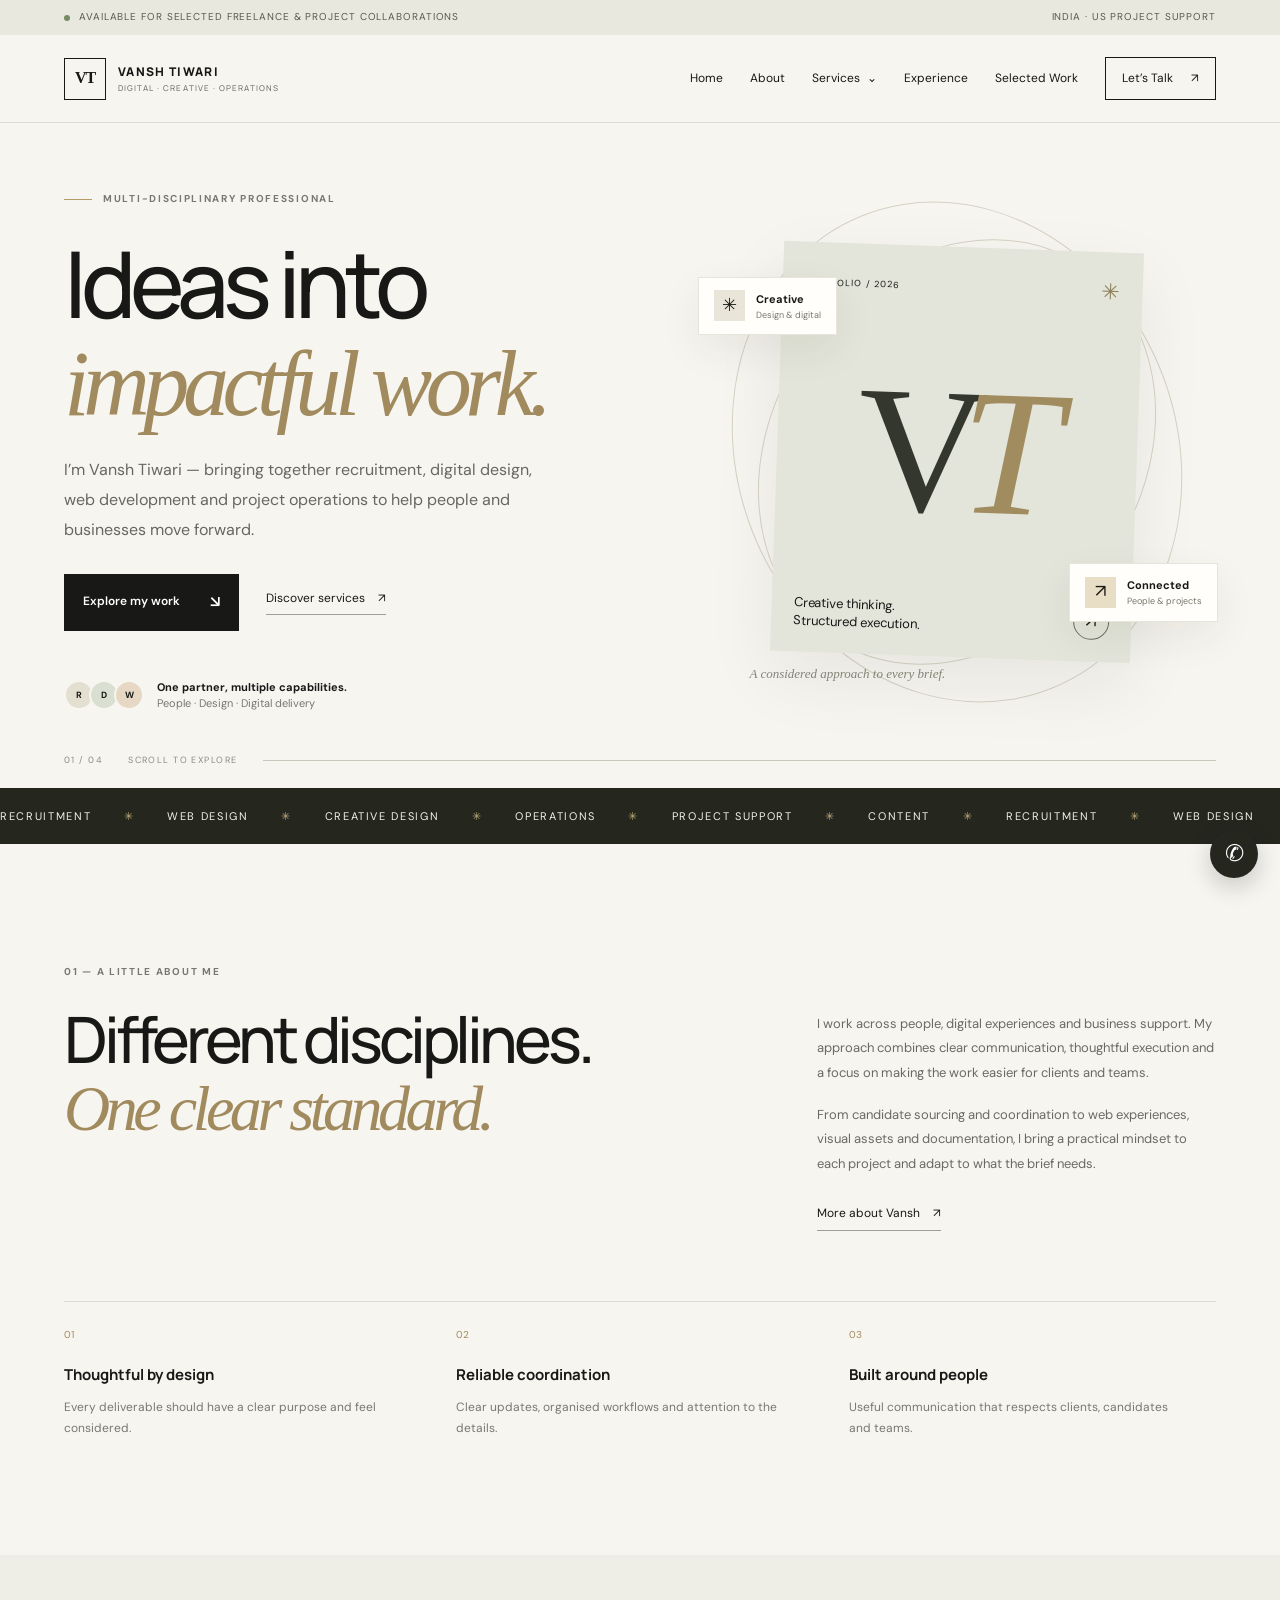
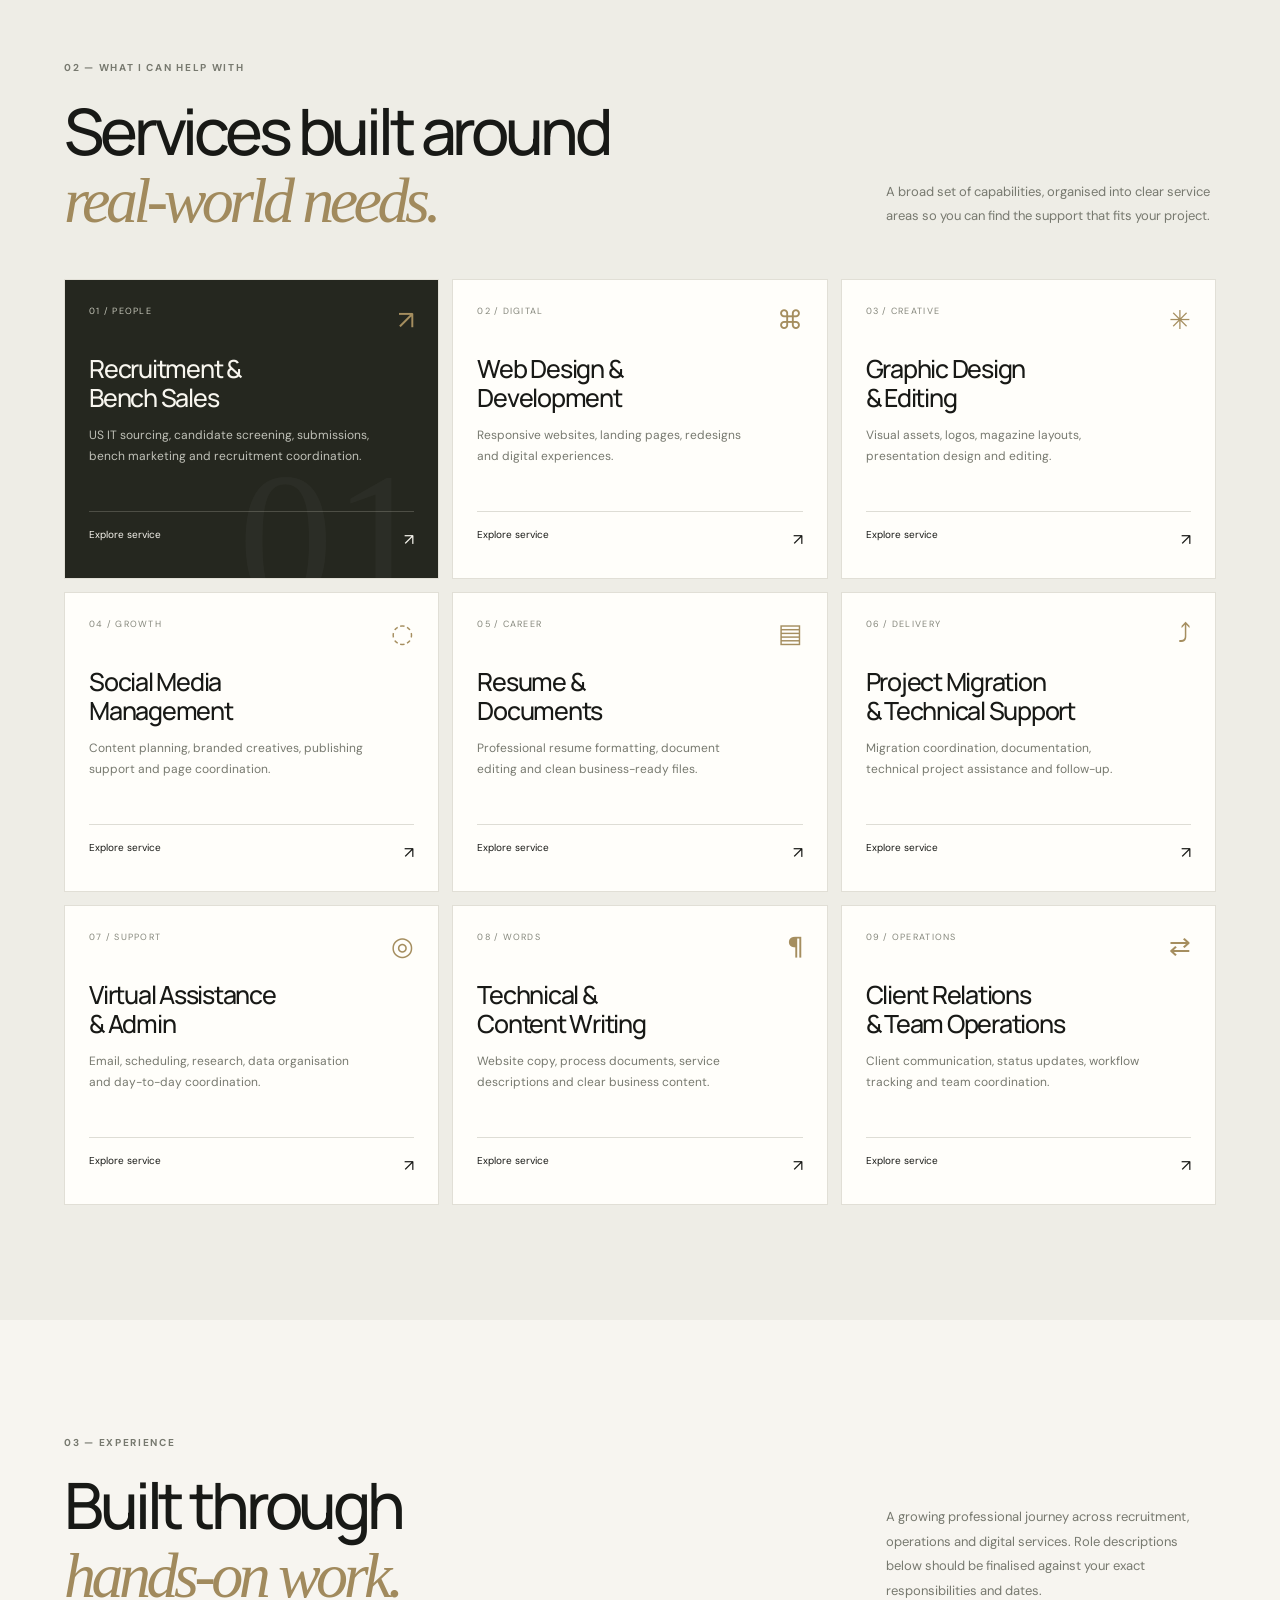
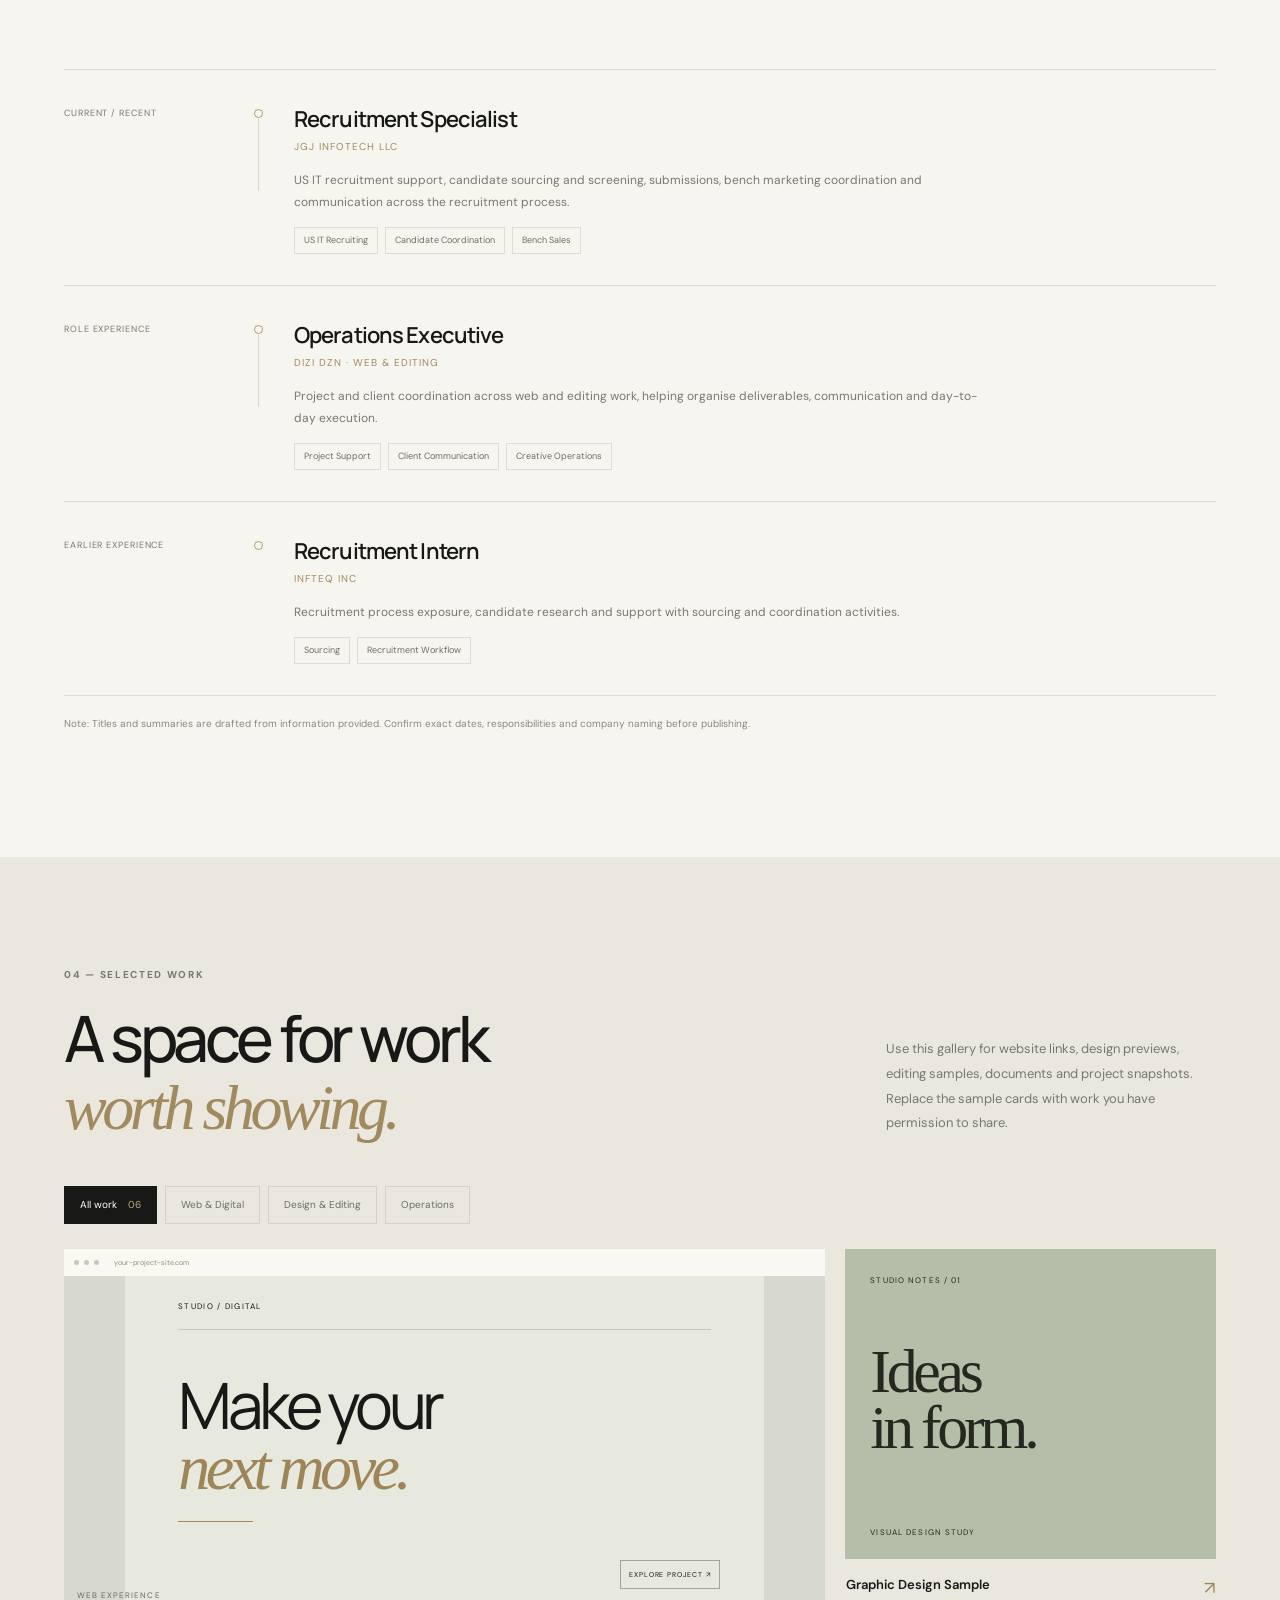
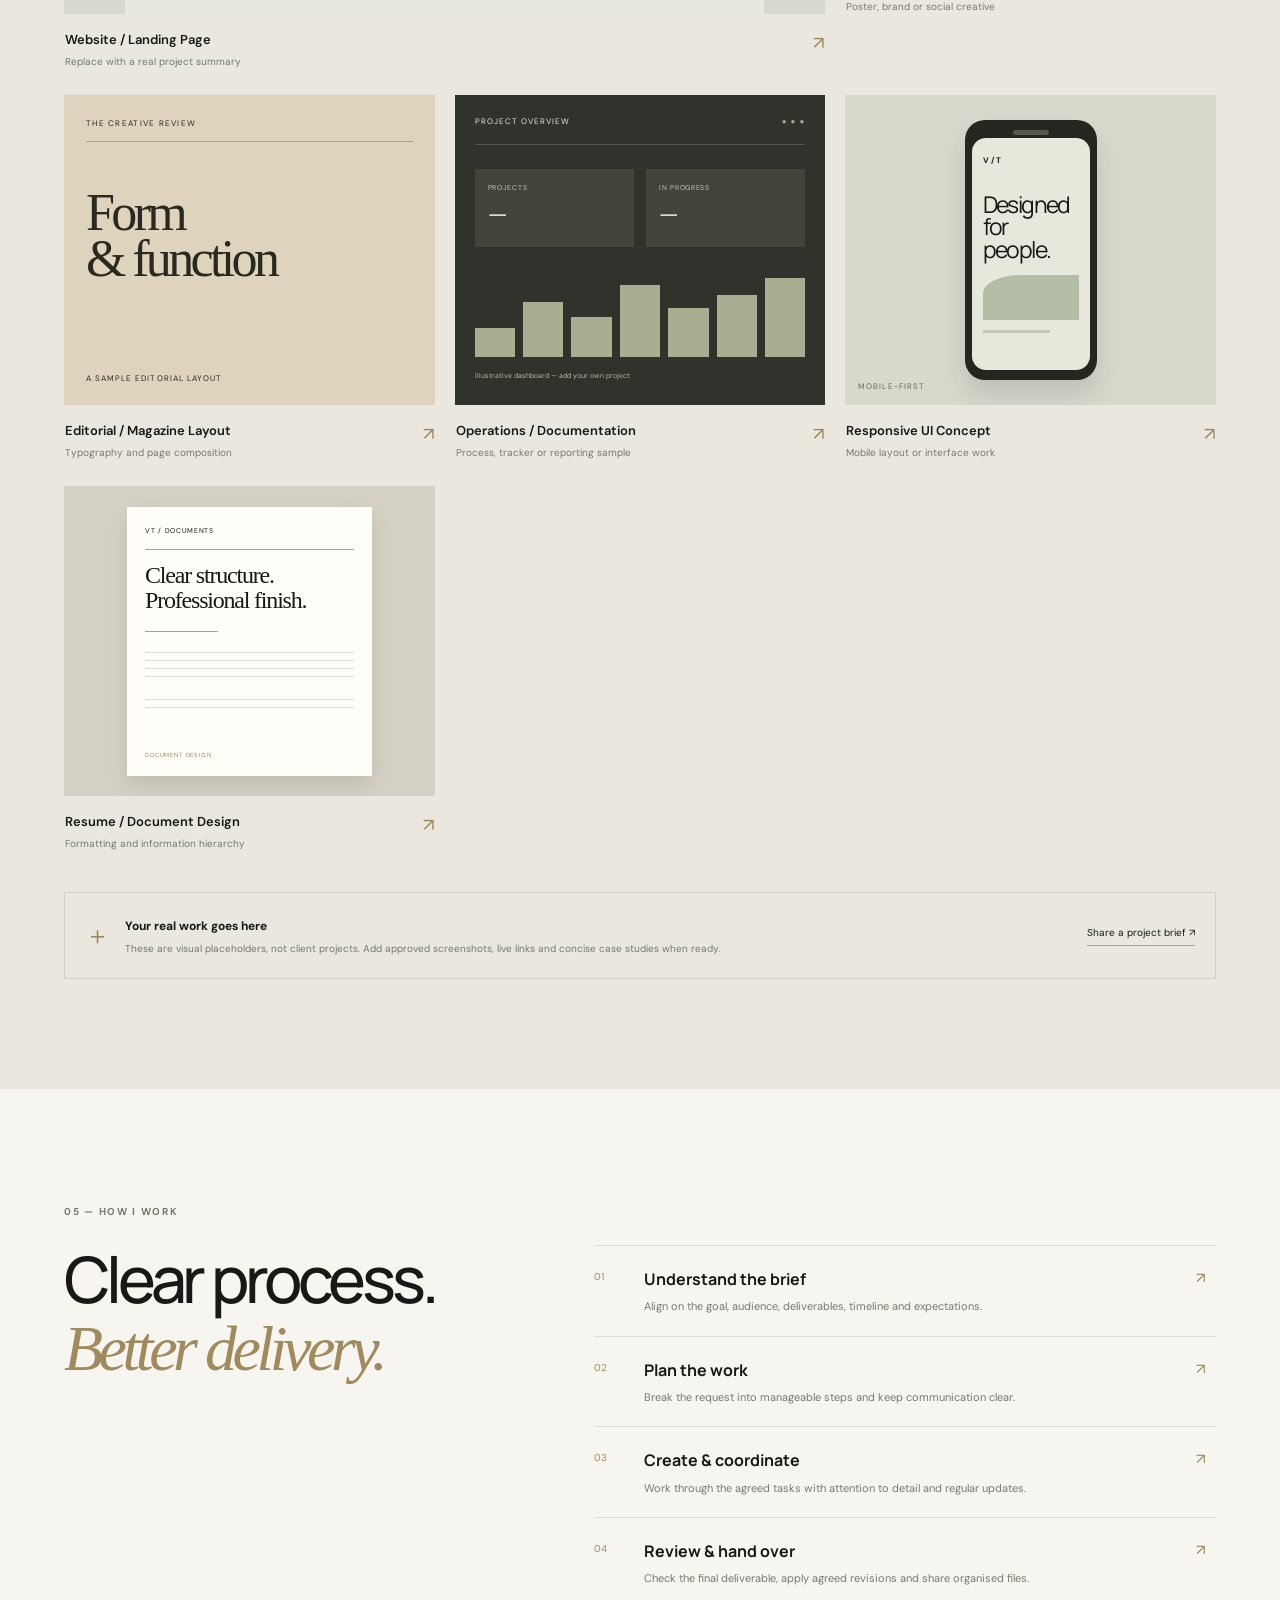
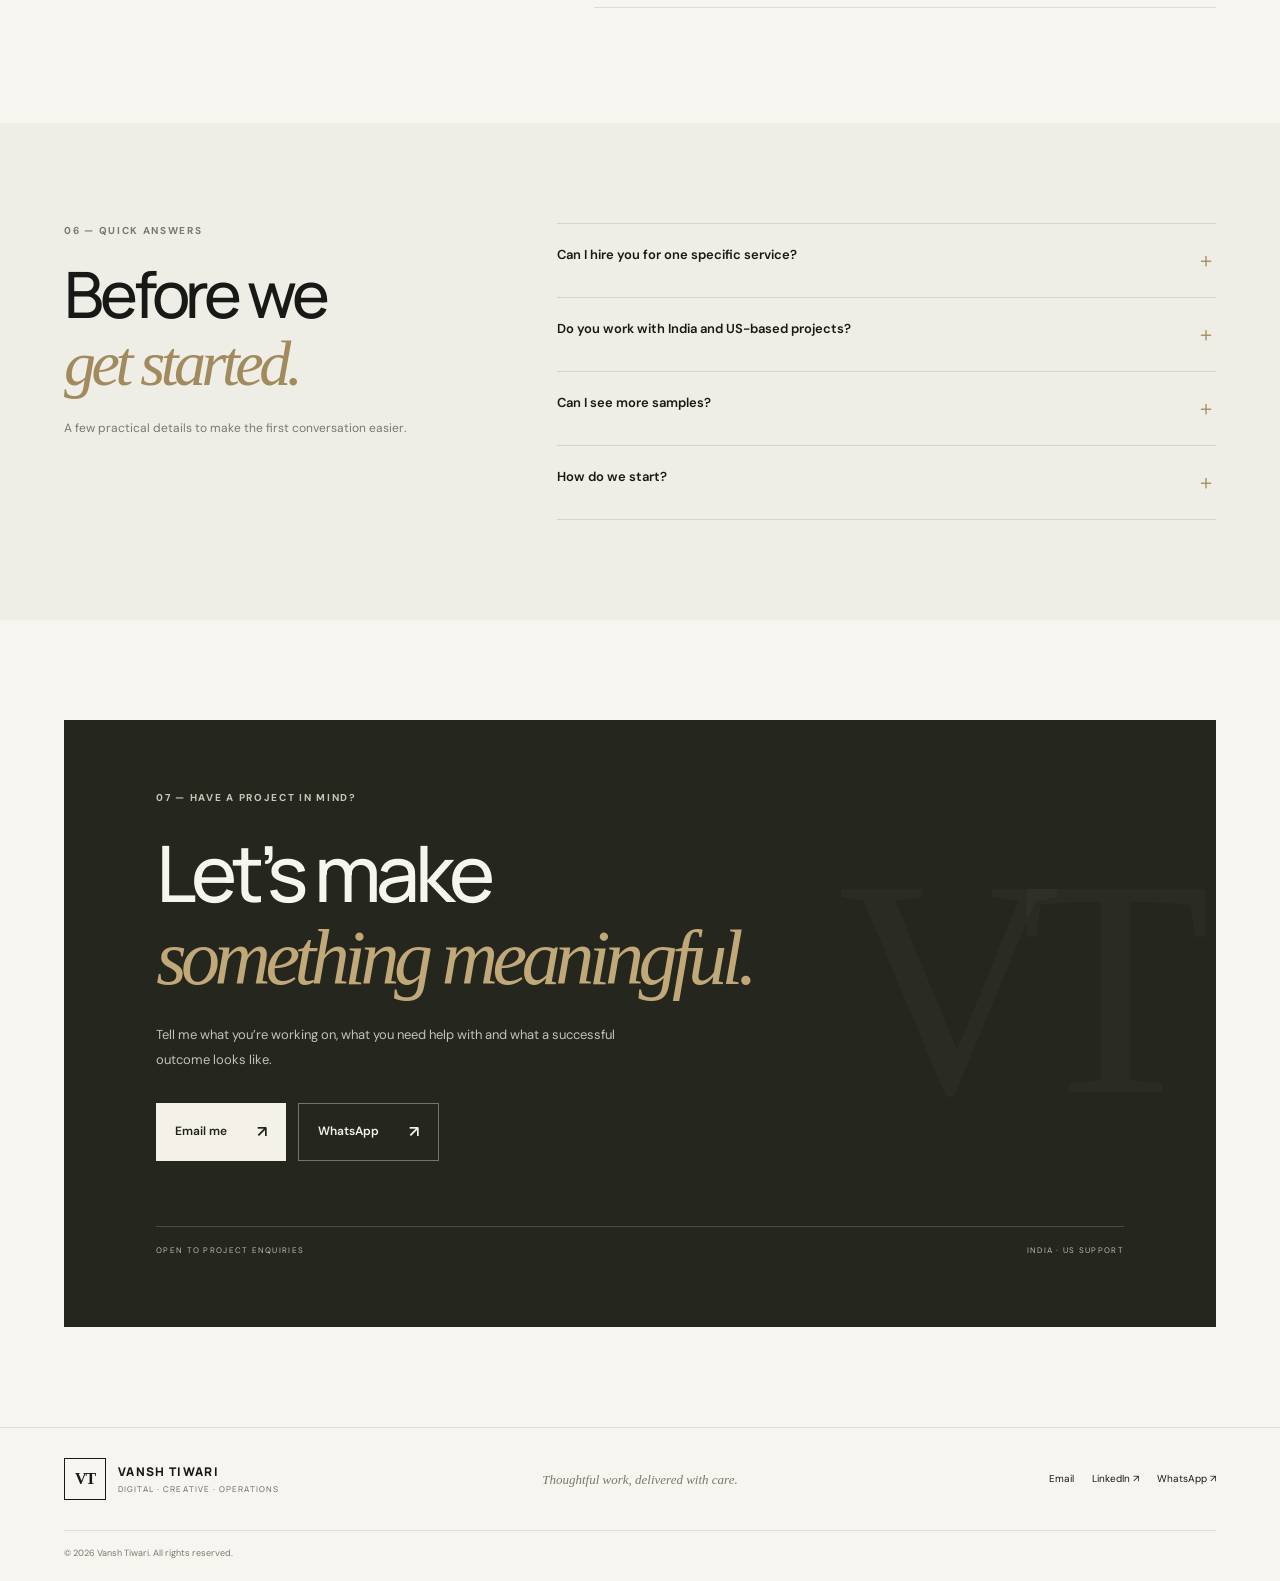
<file: index.html>
<!DOCTYPE html>
<html lang="en">
<head>
  <meta charset="UTF-8">
  <meta name="viewport" content="width=device-width, initial-scale=1.0">
  <meta name="description" content="Vansh Tiwari — recruitment, web design and development, creative design, operations and digital project support.">
  <meta name="theme-color" content="#f7f5f0">
  <title>Vansh Tiwari — Digital, Creative & Operations Portfolio</title>
  <link rel="preconnect" href="https://fonts.googleapis.com">
  <link href="https://fonts.googleapis.com/css2?family=DM+Sans:wght@400;500;600;700&family=Manrope:wght@400;500;600;700;800&display=swap" rel="stylesheet">
  <link rel="stylesheet" href="assets/style.css">
</head>
<body>
  <div class="announcement"><span class="status-dot"></span> Available for selected freelance & project collaborations <span class="announce-right">India · US project support</span></div>
  <header class="site-header">
    <a class="brand" href="index.html" aria-label="Vansh Tiwari home"><span class="brand-mark">VT</span><span>VANSH TIWARI<span class="brand-sub">DIGITAL · CREATIVE · OPERATIONS</span></span></a>
    <button class="menu-toggle" aria-label="Open navigation" aria-expanded="false">☰</button>
    <nav class="nav">
      <a class="active" href="index.html">Home</a>
      <a href="#about">About</a>
      <div class="nav-drop"><a href="#services">Services <span>⌄</span></a><div class="dropdown">
        <a href="recruitment.html">Recruitment & Bench Sales</a><a href="web-design.html">Web Design & Development</a><a href="creative-design.html">Graphic Design & Editing</a><a href="social-media.html">Social Media Management</a><a href="resume-documents.html">Resume & Documents</a><a href="project-support.html">Project & Technical Support</a><a href="virtual-assistance.html">Virtual Assistance</a><a href="writing.html">Technical & Content Writing</a><a href="client-operations.html">Client Relations & Operations</a>
      </div></div>
      <a href="#experience">Experience</a>
      <a href="#work">Selected Work</a>
      <a class="nav-cta" href="#contact">Let’s Talk <span>↗</span></a>
    </nav>
  </header>

  <main>
    <section class="hero section-wrap">
      <div class="hero-copy">
        <div class="eyebrow"><span class="eyebrow-line"></span> MULTI-DISCIPLINARY PROFESSIONAL</div>
        <h1>Ideas into<br><em>impactful work.</em></h1>
        <p class="hero-lead">I’m Vansh Tiwari — bringing together recruitment, digital design, web development and project operations to help people and businesses move forward.</p>
        <div class="hero-actions"><a class="button button-dark" href="#work">Explore my work <span>↘</span></a><a class="text-link" href="#services">Discover services <span>↗</span></a></div>
        <div class="hero-proof"><div class="avatar-stack"><span>R</span><span>D</span><span>W</span></div><p><strong>One partner, multiple capabilities.</strong><br><span>People · Design · Digital delivery</span></p></div>
      </div>
      <div class="hero-art">
        <div class="art-orbit orbit-one"></div><div class="art-orbit orbit-two"></div>
        <div class="art-card card-main"><div class="card-top"><span>PORTFOLIO / 2026</span><span>✳</span></div><div class="monogram">V<span>T</span></div><div class="art-card-bottom"><span>Creative thinking.<br>Structured execution.</span><span class="round-arrow">↗</span></div></div>
        <div class="float-chip chip-one"><span class="chip-icon">✳</span><span><b>Creative</b><small>Design & digital</small></span></div>
        <div class="float-chip chip-two"><span class="chip-icon chip-gold">↗</span><span><b>Connected</b><small>People & projects</small></span></div>
        <div class="art-caption">A considered approach to every brief.</div>
      </div>
      <div class="hero-bottomline"><span>01 / 04</span><span>SCROLL TO EXPLORE</span><span class="scroll-line"></span></div>
    </section>

    <section class="ticker" aria-label="Capabilities"><div>RECRUITMENT <span>✳</span> WEB DESIGN <span>✳</span> CREATIVE DESIGN <span>✳</span> OPERATIONS <span>✳</span> PROJECT SUPPORT <span>✳</span> CONTENT <span>✳</span> RECRUITMENT <span>✳</span> WEB DESIGN <span>✳</span></div></section>

    <section class="intro section-wrap" id="about">
      <div class="section-kicker">01 — A LITTLE ABOUT ME</div>
      <div class="intro-grid"><h2>Different disciplines.<br><em>One clear standard.</em></h2><div class="intro-text"><p>I work across people, digital experiences and business support. My approach combines clear communication, thoughtful execution and a focus on making the work easier for clients and teams.</p><p>From candidate sourcing and coordination to web experiences, visual assets and documentation, I bring a practical mindset to each project and adapt to what the brief needs.</p><a class="underlined-link" href="about.html">More about Vansh <span>↗</span></a></div></div>
      <div class="principles"><div><span>01</span><b>Thoughtful by design</b><p>Every deliverable should have a clear purpose and feel considered.</p></div><div><span>02</span><b>Reliable coordination</b><p>Clear updates, organised workflows and attention to the details.</p></div><div><span>03</span><b>Built around people</b><p>Useful communication that respects clients, candidates and teams.</p></div></div>
    </section>

    <section class="services-section" id="services">
      <div class="section-wrap">
        <div class="section-heading"><div><div class="section-kicker">02 — WHAT I CAN HELP WITH</div><h2>Services built around<br><em>real-world needs.</em></h2></div><p>A broad set of capabilities, organised into clear service areas so you can find the support that fits your project.</p></div>
        <div class="service-grid">
          <a class="service-card service-featured" href="recruitment.html"><div class="service-number">01 / PEOPLE</div><div class="service-symbol">↗</div><h3>Recruitment &<br>Bench Sales</h3><p>US IT sourcing, candidate screening, submissions, bench marketing and recruitment coordination.</p><div class="service-footer"><span>Explore service</span><span>↗</span></div><div class="service-watermark">01</div></a>
          <a class="service-card" href="web-design.html"><div class="service-number">02 / DIGITAL</div><div class="service-symbol">⌘</div><h3>Web Design &<br>Development</h3><p>Responsive websites, landing pages, redesigns and digital experiences.</p><div class="service-footer"><span>Explore service</span><span>↗</span></div></a>
          <a class="service-card" href="creative-design.html"><div class="service-number">03 / CREATIVE</div><div class="service-symbol">✳</div><h3>Graphic Design<br>& Editing</h3><p>Visual assets, logos, magazine layouts, presentation design and editing.</p><div class="service-footer"><span>Explore service</span><span>↗</span></div></a>
          <a class="service-card" href="social-media.html"><div class="service-number">04 / GROWTH</div><div class="service-symbol">◌</div><h3>Social Media<br>Management</h3><p>Content planning, branded creatives, publishing support and page coordination.</p><div class="service-footer"><span>Explore service</span><span>↗</span></div></a>
          <a class="service-card" href="resume-documents.html"><div class="service-number">05 / CAREER</div><div class="service-symbol">▤</div><h3>Resume &<br>Documents</h3><p>Professional resume formatting, document editing and clean business-ready files.</p><div class="service-footer"><span>Explore service</span><span>↗</span></div></a>
          <a class="service-card" href="project-support.html"><div class="service-number">06 / DELIVERY</div><div class="service-symbol">⤴</div><h3>Project Migration<br>& Technical Support</h3><p>Migration coordination, documentation, technical project assistance and follow-up.</p><div class="service-footer"><span>Explore service</span><span>↗</span></div></a>
          <a class="service-card" href="virtual-assistance.html"><div class="service-number">07 / SUPPORT</div><div class="service-symbol">◎</div><h3>Virtual Assistance<br>& Admin</h3><p>Email, scheduling, research, data organisation and day-to-day coordination.</p><div class="service-footer"><span>Explore service</span><span>↗</span></div></a>
          <a class="service-card" href="writing.html"><div class="service-number">08 / WORDS</div><div class="service-symbol">¶</div><h3>Technical &<br>Content Writing</h3><p>Website copy, process documents, service descriptions and clear business content.</p><div class="service-footer"><span>Explore service</span><span>↗</span></div></a>
          <a class="service-card" href="client-operations.html"><div class="service-number">09 / OPERATIONS</div><div class="service-symbol">⇄</div><h3>Client Relations<br>& Team Operations</h3><p>Client communication, status updates, workflow tracking and team coordination.</p><div class="service-footer"><span>Explore service</span><span>↗</span></div></a>
        </div>
      </div>
    </section>

    <section class="experience section-wrap" id="experience">
      <div class="section-heading"><div><div class="section-kicker">03 — EXPERIENCE</div><h2>Built through<br><em>hands-on work.</em></h2></div><p>A growing professional journey across recruitment, operations and digital services. Role descriptions below should be finalised against your exact responsibilities and dates.</p></div>
      <div class="timeline">
        <div class="timeline-item"><div class="timeline-date">CURRENT / RECENT</div><div class="timeline-mark"></div><div><h3>Recruitment Specialist</h3><div class="timeline-org">JGJ INFOTECH LLC</div><p>US IT recruitment support, candidate sourcing and screening, submissions, bench marketing coordination and communication across the recruitment process.</p><div class="tag-row"><span>US IT Recruiting</span><span>Candidate Coordination</span><span>Bench Sales</span></div></div></div>
        <div class="timeline-item"><div class="timeline-date">ROLE EXPERIENCE</div><div class="timeline-mark"></div><div><h3>Operations Executive</h3><div class="timeline-org">Dizi DZN · Web & Editing</div><p>Project and client coordination across web and editing work, helping organise deliverables, communication and day-to-day execution.</p><div class="tag-row"><span>Project Support</span><span>Client Communication</span><span>Creative Operations</span></div></div></div>
        <div class="timeline-item"><div class="timeline-date">EARLIER EXPERIENCE</div><div class="timeline-mark"></div><div><h3>Recruitment Intern</h3><div class="timeline-org">Infteq Inc</div><p>Recruitment process exposure, candidate research and support with sourcing and coordination activities.</p><div class="tag-row"><span>Sourcing</span><span>Recruitment Workflow</span></div></div></div>
      </div>
      <p class="note-small">Note: Titles and summaries are drafted from information provided. Confirm exact dates, responsibilities and company naming before publishing.</p>
    </section>

    <section class="work-section" id="work"><div class="section-wrap">
      <div class="section-heading"><div><div class="section-kicker">04 — SELECTED WORK</div><h2>A space for work<br><em>worth showing.</em></h2></div><p>Use this gallery for website links, design previews, editing samples, documents and project snapshots. Replace the sample cards with work you have permission to share.</p></div>
      <div class="filter-row" role="group" aria-label="Filter projects"><button class="filter-btn active" data-filter="all">All work <span>06</span></button><button class="filter-btn" data-filter="web">Web & Digital</button><button class="filter-btn" data-filter="design">Design & Editing</button><button class="filter-btn" data-filter="ops">Operations</button></div>
      <div class="project-grid">
        <article class="project-card project-large" data-category="web"><div class="project-visual visual-web"><div class="browser-bar"><i></i><i></i><i></i><span>your-project-site.com</span></div><div class="mock-web"><div class="mock-nav">STUDIO / DIGITAL</div><div class="mock-title">Make your<br><em>next move.</em></div><div class="mock-line"></div><div class="mock-pill">EXPLORE PROJECT ↗</div></div><span class="visual-label">WEB EXPERIENCE</span></div><div class="project-meta"><div><h3>Website / Landing Page</h3><p>Replace with a real project summary</p></div><span>↗</span></div></article>
        <article class="project-card" data-category="design"><div class="project-visual visual-poster"><span class="poster-mini">STUDIO NOTES / 01</span><span class="poster-big">Ideas<br>in form.</span><span class="poster-foot">VISUAL DESIGN STUDY</span></div><div class="project-meta"><div><h3>Graphic Design Sample</h3><p>Poster, brand or social creative</p></div><span>↗</span></div></article>
        <article class="project-card" data-category="design"><div class="project-visual visual-editorial"><div class="editorial-small">THE CREATIVE REVIEW</div><div class="editorial-big">Form<br>& function</div><div class="editorial-bottom">A SAMPLE EDITORIAL LAYOUT</div></div><div class="project-meta"><div><h3>Editorial / Magazine Layout</h3><p>Typography and page composition</p></div><span>↗</span></div></article>
        <article class="project-card" data-category="ops"><div class="project-visual visual-dashboard"><div class="dash-top">PROJECT OVERVIEW <span>● ● ●</span></div><div class="dash-stat-row"><div><small>PROJECTS</small><b>—</b></div><div><small>IN PROGRESS</small><b>—</b></div></div><div class="dash-bars"><i></i><i></i><i></i><i></i><i></i><i></i><i></i></div><div class="dash-caption">Illustrative dashboard — add your own project</div></div><div class="project-meta"><div><h3>Operations / Documentation</h3><p>Process, tracker or reporting sample</p></div><span>↗</span></div></article>
        <article class="project-card" data-category="web"><div class="project-visual visual-mobile"><div class="phone-frame"><div class="phone-speaker"></div><div class="phone-screen"><div class="phone-brand">V / T</div><div class="phone-head">Designed<br>for people.</div><div class="phone-shape"></div><div class="phone-lines"></div></div></div><span class="visual-label">MOBILE-FIRST</span></div><div class="project-meta"><div><h3>Responsive UI Concept</h3><p>Mobile layout or interface work</p></div><span>↗</span></div></article>
        <article class="project-card" data-category="ops"><div class="project-visual visual-doc"><div class="doc-sheet"><div class="doc-brand">VT / DOCUMENTS</div><div class="doc-rule"></div><div class="doc-head">Clear structure.<br>Professional finish.</div><div class="doc-rule short"></div><div class="doc-lines"></div><div class="doc-lines second"></div><div class="doc-sign">DOCUMENT DESIGN</div></div></div><div class="project-meta"><div><h3>Resume / Document Design</h3><p>Formatting and information hierarchy</p></div><span>↗</span></div></article>
      </div>
      <div class="gallery-note"><span class="gallery-icon">＋</span><div><b>Your real work goes here</b><p>These are visual placeholders, not client projects. Add approved screenshots, live links and concise case studies when ready.</p></div><a href="#contact">Share a project brief ↗</a></div>
    </div></section>

    <section class="approach section-wrap"><div class="section-kicker">05 — HOW I WORK</div><div class="approach-grid"><h2>Clear process.<br><em>Better delivery.</em></h2><div class="process-list"><div><span>01</span><section><h3>Understand the brief</h3><p>Align on the goal, audience, deliverables, timeline and expectations.</p></section><b>↗</b></div><div><span>02</span><section><h3>Plan the work</h3><p>Break the request into manageable steps and keep communication clear.</p></section><b>↗</b></div><div><span>03</span><section><h3>Create & coordinate</h3><p>Work through the agreed tasks with attention to detail and regular updates.</p></section><b>↗</b></div><div><span>04</span><section><h3>Review & hand over</h3><p>Check the final deliverable, apply agreed revisions and share organised files.</p></section><b>↗</b></div></div></div></section>

    <section class="faq-section"><div class="section-wrap faq-layout"><div><div class="section-kicker">06 — QUICK ANSWERS</div><h2>Before we<br><em>get started.</em></h2><p class="faq-intro">A few practical details to make the first conversation easier.</p></div><div class="faq-list">
      <details><summary>Can I hire you for one specific service? <span>＋</span></summary><p>Yes. You can reach out for an individual project or a combination of services. The scope and availability can be confirmed after discussing the brief.</p></details>
      <details><summary>Do you work with India and US-based projects? <span>＋</span></summary><p>The portfolio is set up to present support for India- and US-related projects. Share the time zone, requirements and expected working arrangement so the fit can be discussed.</p></details>
      <details><summary>Can I see more samples? <span>＋</span></summary><p>The gallery currently contains visual placeholders. Add only genuine work samples you created or have permission to display before publishing this site.</p></details>
      <details><summary>How do we start? <span>＋</span></summary><p>Send a short email or WhatsApp message with the goal, expected deliverables and timeline. I can then discuss the next steps with you.</p></details>
    </div></div></section>

    <section class="contact-section section-wrap" id="contact"><div class="contact-panel"><div class="contact-deco">VT</div><div class="section-kicker">07 — HAVE A PROJECT IN MIND?</div><h2>Let’s make<br><em>something meaningful.</em></h2><p>Tell me what you’re working on, what you need help with and what a successful outcome looks like.</p><div class="contact-actions"><a class="button button-light" href="mailto:Vanshtiwari543@gmail.com?subject=Project%20Enquiry%20-%20Vansh%20Tiwari">Email me <span>↗</span></a><a class="button button-outline-light" href="https://wa.me/919205614214" target="_blank" rel="noreferrer">WhatsApp <span>↗</span></a></div><div class="contact-bottom"><span>OPEN TO PROJECT ENQUIRIES</span><span>INDIA · US SUPPORT</span></div></div></section>
  </main>
  <footer class="footer"><a class="brand footer-brand" href="index.html"><span class="brand-mark">VT</span><span>VANSH TIWARI<span class="brand-sub">DIGITAL · CREATIVE · OPERATIONS</span></span></a><p>Thoughtful work, delivered with care.</p><div class="footer-links"><a href="mailto:Vanshtiwari543@gmail.com">Email</a><a href="https://www.linkedin.com/in/vansh-t-1834a1338/" target="_blank" rel="noreferrer">LinkedIn ↗</a><a href="https://wa.me/919205614214" target="_blank" rel="noreferrer">WhatsApp ↗</a></div><div class="copyright">© <span id="year"></span> Vansh Tiwari. All rights reserved.</div></footer>
  <a class="whatsapp-float" href="https://wa.me/919205614214" target="_blank" rel="noreferrer" aria-label="Chat on WhatsApp">✆</a>
  <script src="assets/script.js"></script>
</body>
</html>
</file>
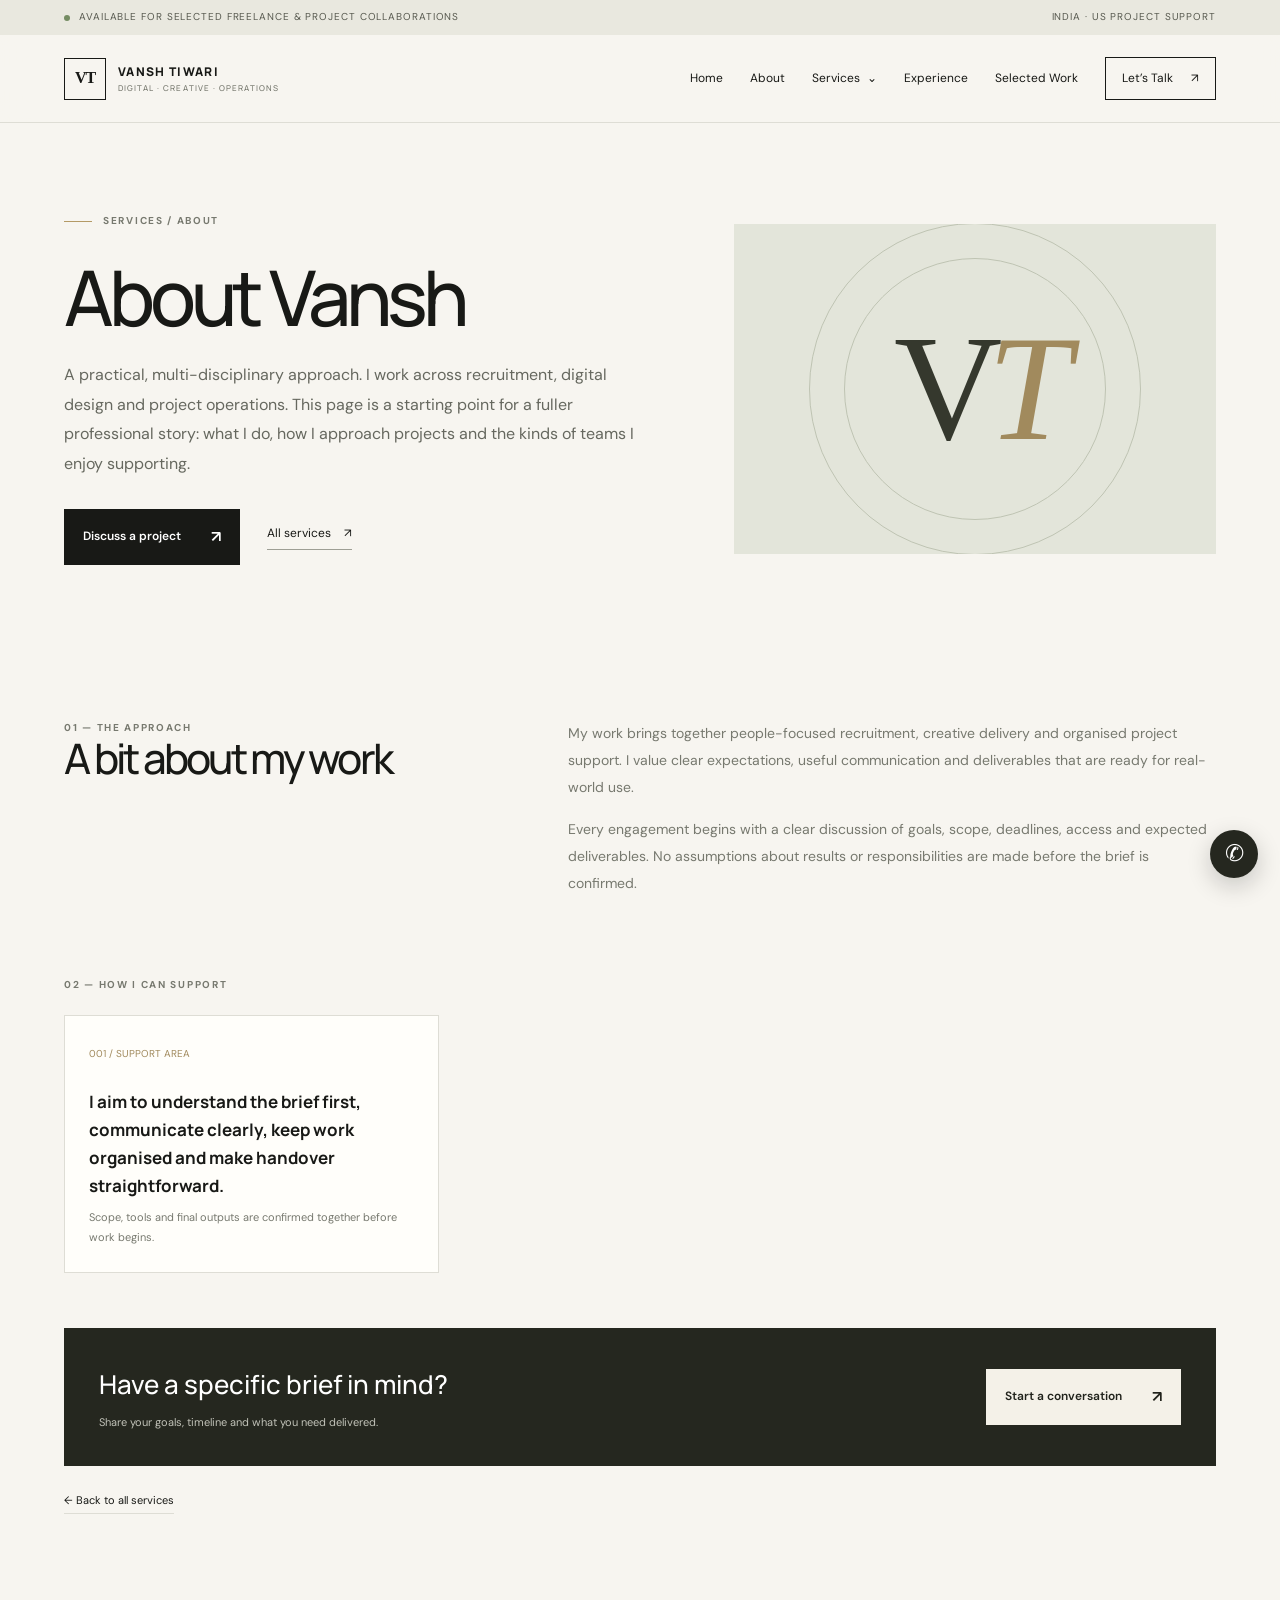
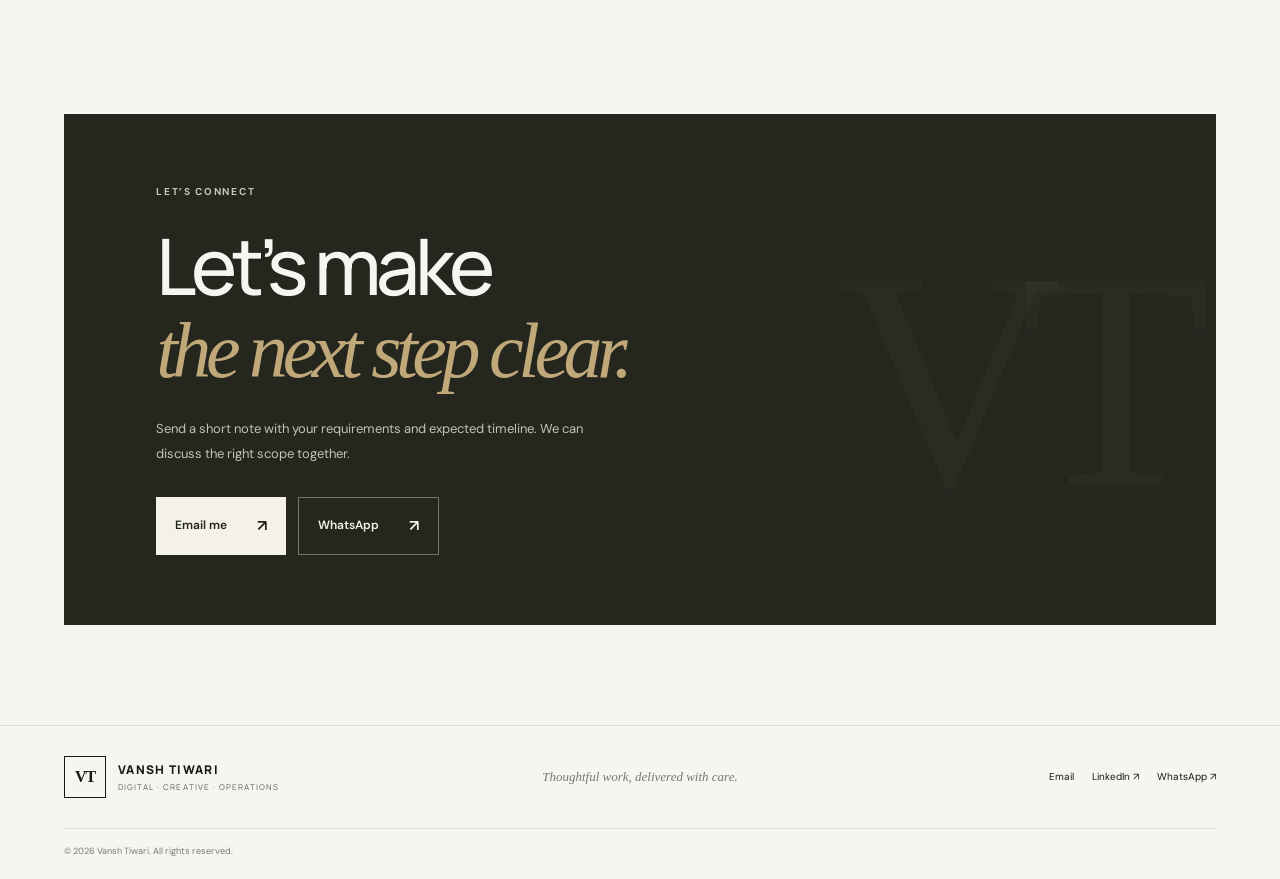
<file: about.html>
<!DOCTYPE html>
<html lang="en"><head><meta charset="UTF-8"><meta name="viewport" content="width=device-width, initial-scale=1.0"><meta name="description" content="About Vansh by Vansh Tiwari."><meta name="theme-color" content="#f7f5f0"><title>About Vansh — Vansh Tiwari</title><link rel="preconnect" href="https://fonts.googleapis.com"><link href="https://fonts.googleapis.com/css2?family=DM+Sans:wght@400;500;600;700&family=Manrope:wght@400;500;600;700;800&display=swap" rel="stylesheet"><link rel="stylesheet" href="assets/style.css"></head>
<body><div class="announcement"><span class="status-dot"></span> Available for selected freelance & project collaborations <span class="announce-right">India · US project support</span></div>
<header class="site-header"><a class="brand" href="index.html"><span class="brand-mark">VT</span><span>VANSH TIWARI<span class="brand-sub">DIGITAL · CREATIVE · OPERATIONS</span></span></a><button class="menu-toggle" aria-label="Open navigation" aria-expanded="false">☰</button><nav class="nav"><a href="index.html">Home</a><a href="about.html">About</a><div class="nav-drop"><a href="index.html#services">Services <span>⌄</span></a><div class="dropdown"><a href="recruitment.html">Recruitment & Bench Sales</a><a href="web-design.html">Web Design & Development</a><a href="creative-design.html">Graphic Design & Editing</a><a href="social-media.html">Social Media Management</a><a href="resume-documents.html">Resume & Documents</a><a href="project-support.html">Project & Technical Support</a><a href="virtual-assistance.html">Virtual Assistance</a><a href="writing.html">Technical & Content Writing</a><a href="client-operations.html">Client Relations & Operations</a></div></div><a href="index.html#experience">Experience</a><a href="index.html#work">Selected Work</a><a class="nav-cta" href="index.html#contact">Let’s Talk <span>↗</span></a></nav></header>
<main><section class="section-wrap service-hero"><div><div class="eyebrow"><span class="eyebrow-line"></span> SERVICES / ABOUT</div><h1>About Vansh</h1><p class="hero-lead">A practical, multi-disciplinary approach. I work across recruitment, digital design and project operations. This page is a starting point for a fuller professional story: what I do, how I approach projects and the kinds of teams I enjoy supporting.</p><div class="hero-actions"><a class="button button-dark" href="mailto:Vanshtiwari543@gmail.com?subject=Enquiry%20-%20About%20Vansh">Discuss a project <span>↗</span></a><a class="text-link" href="index.html#services">All services <span>↗</span></a></div></div><div class="service-art"><div class="service-art-letter">V<em>T</em></div></div></section>
<section class="service-body"><div class="section-wrap"><div class="service-intro-grid"><div><div class="section-kicker">01 — THE APPROACH</div><h2>A bit about my work</h2></div><div><p>My work brings together people-focused recruitment, creative delivery and organised project support. I value clear expectations, useful communication and deliverables that are ready for real-world use.</p><p>Every engagement begins with a clear discussion of goals, scope, deadlines, access and expected deliverables. No assumptions about results or responsibilities are made before the brief is confirmed.</p></div></div><div class="section-kicker">02 — HOW I CAN SUPPORT</div><div class="deliverable-grid" style="margin-top:22px"><article class="deliverable"><span class="num">001 / SUPPORT AREA</span><h3>I aim to understand the brief first, communicate clearly, keep work organised and make handover straightforward.</h3><p>Scope, tools and final outputs are confirmed together before work begins.</p></article>
</div><div class="service-cta"><div><h3>Have a specific brief in mind?</h3><p>Share your goals, timeline and what you need delivered.</p></div><a class="button button-light" href="mailto:Vanshtiwari543@gmail.com?subject=Project%20Enquiry%20-%20About%20Vansh">Start a conversation <span>↗</span></a></div><a class="service-back" href="index.html#services">← Back to all services</a></div></section>
<section class="contact-section section-wrap"><div class="contact-panel"><div class="contact-deco">VT</div><div class="section-kicker">LET’S CONNECT</div><h2>Let’s make<br><em>the next step clear.</em></h2><p>Send a short note with your requirements and expected timeline. We can discuss the right scope together.</p><div class="contact-actions"><a class="button button-light" href="mailto:Vanshtiwari543@gmail.com">Email me <span>↗</span></a><a class="button button-outline-light" href="https://wa.me/919205614214" target="_blank" rel="noreferrer">WhatsApp <span>↗</span></a></div></div></section></main>
<footer class="footer"><a class="brand footer-brand" href="index.html"><span class="brand-mark">VT</span><span>VANSH TIWARI<span class="brand-sub">DIGITAL · CREATIVE · OPERATIONS</span></span></a><p>Thoughtful work, delivered with care.</p><div class="footer-links"><a href="mailto:Vanshtiwari543@gmail.com">Email</a><a href="https://www.linkedin.com/in/vansh-t-1834a1338/" target="_blank" rel="noreferrer">LinkedIn ↗</a><a href="https://wa.me/919205614214" target="_blank" rel="noreferrer">WhatsApp ↗</a></div><div class="copyright">© <span id="year"></span> Vansh Tiwari. All rights reserved.</div></footer><a class="whatsapp-float" href="https://wa.me/919205614214" target="_blank" rel="noreferrer" aria-label="Chat on WhatsApp">✆</a><script src="assets/script.js"></script></body></html>
</file>
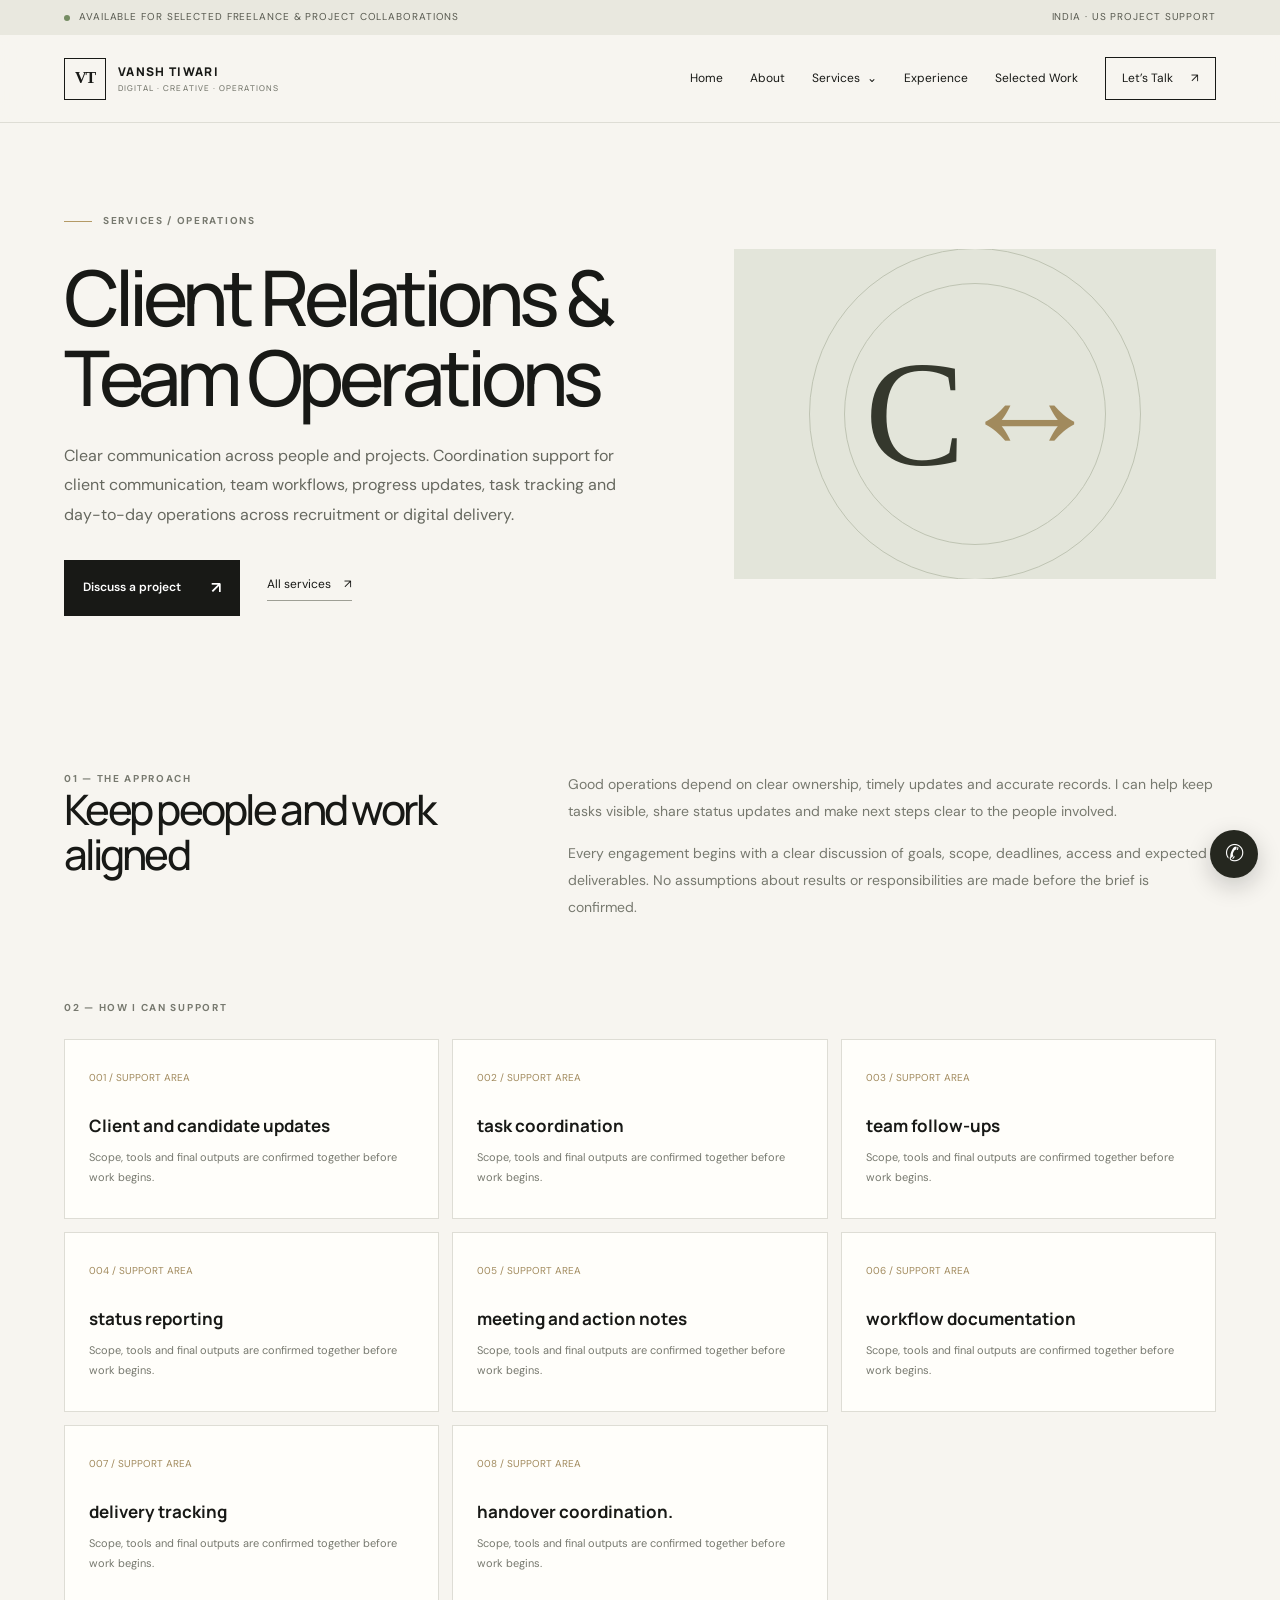
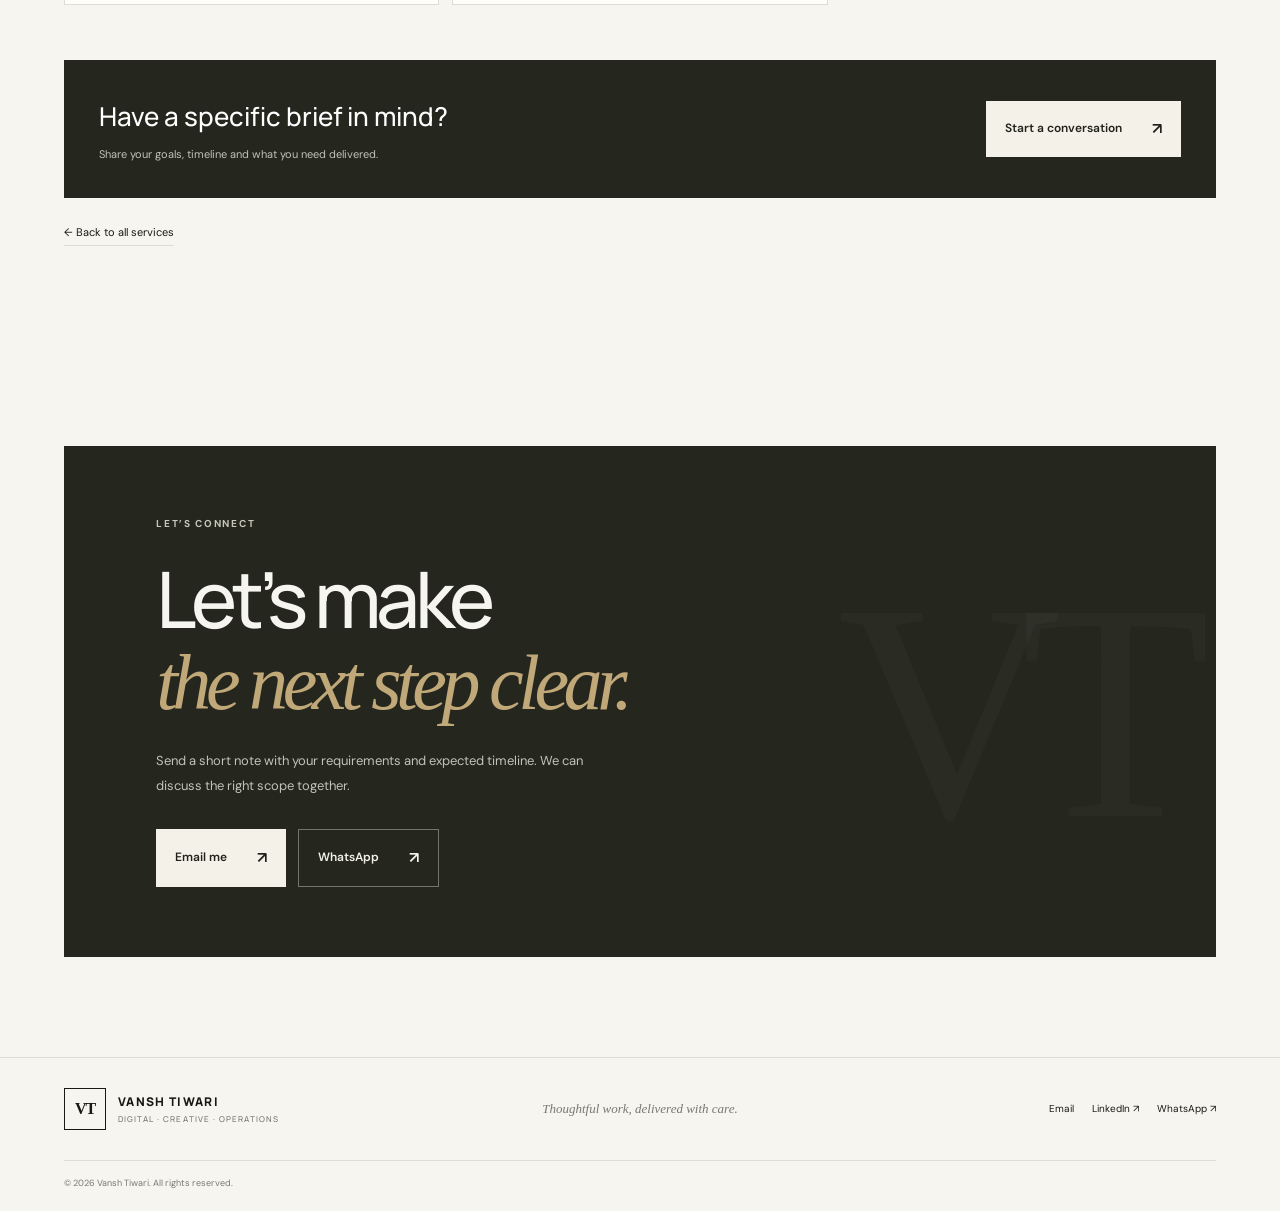
<file: client-operations.html>
<!DOCTYPE html>
<html lang="en"><head><meta charset="UTF-8"><meta name="viewport" content="width=device-width, initial-scale=1.0"><meta name="description" content="Client Relations & Team Operations by Vansh Tiwari."><meta name="theme-color" content="#f7f5f0"><title>Client Relations & Team Operations — Vansh Tiwari</title><link rel="preconnect" href="https://fonts.googleapis.com"><link href="https://fonts.googleapis.com/css2?family=DM+Sans:wght@400;500;600;700&family=Manrope:wght@400;500;600;700;800&display=swap" rel="stylesheet"><link rel="stylesheet" href="assets/style.css"></head>
<body><div class="announcement"><span class="status-dot"></span> Available for selected freelance & project collaborations <span class="announce-right">India · US project support</span></div>
<header class="site-header"><a class="brand" href="index.html"><span class="brand-mark">VT</span><span>VANSH TIWARI<span class="brand-sub">DIGITAL · CREATIVE · OPERATIONS</span></span></a><button class="menu-toggle" aria-label="Open navigation" aria-expanded="false">☰</button><nav class="nav"><a href="index.html">Home</a><a href="about.html">About</a><div class="nav-drop"><a href="index.html#services">Services <span>⌄</span></a><div class="dropdown"><a href="recruitment.html">Recruitment & Bench Sales</a><a href="web-design.html">Web Design & Development</a><a href="creative-design.html">Graphic Design & Editing</a><a href="social-media.html">Social Media Management</a><a href="resume-documents.html">Resume & Documents</a><a href="project-support.html">Project & Technical Support</a><a href="virtual-assistance.html">Virtual Assistance</a><a href="writing.html">Technical & Content Writing</a><a href="client-operations.html">Client Relations & Operations</a></div></div><a href="index.html#experience">Experience</a><a href="index.html#work">Selected Work</a><a class="nav-cta" href="index.html#contact">Let’s Talk <span>↗</span></a></nav></header>
<main><section class="section-wrap service-hero"><div><div class="eyebrow"><span class="eyebrow-line"></span> SERVICES / OPERATIONS</div><h1>Client Relations &amp; Team Operations</h1><p class="hero-lead">Clear communication across people and projects. Coordination support for client communication, team workflows, progress updates, task tracking and day-to-day operations across recruitment or digital delivery.</p><div class="hero-actions"><a class="button button-dark" href="mailto:Vanshtiwari543@gmail.com?subject=Enquiry%20-%20Client%20Relations%20&%20Team%20Operations">Discuss a project <span>↗</span></a><a class="text-link" href="index.html#services">All services <span>↗</span></a></div></div><div class="service-art"><div class="service-art-letter">C<em>↔</em></div></div></section>
<section class="service-body"><div class="section-wrap"><div class="service-intro-grid"><div><div class="section-kicker">01 — THE APPROACH</div><h2>Keep people and work aligned</h2></div><div><p>Good operations depend on clear ownership, timely updates and accurate records. I can help keep tasks visible, share status updates and make next steps clear to the people involved.</p><p>Every engagement begins with a clear discussion of goals, scope, deadlines, access and expected deliverables. No assumptions about results or responsibilities are made before the brief is confirmed.</p></div></div><div class="section-kicker">02 — HOW I CAN SUPPORT</div><div class="deliverable-grid" style="margin-top:22px"><article class="deliverable"><span class="num">001 / SUPPORT AREA</span><h3>Client and candidate updates</h3><p>Scope, tools and final outputs are confirmed together before work begins.</p></article>
<article class="deliverable"><span class="num">002 / SUPPORT AREA</span><h3>task coordination</h3><p>Scope, tools and final outputs are confirmed together before work begins.</p></article>
<article class="deliverable"><span class="num">003 / SUPPORT AREA</span><h3>team follow-ups</h3><p>Scope, tools and final outputs are confirmed together before work begins.</p></article>
<article class="deliverable"><span class="num">004 / SUPPORT AREA</span><h3>status reporting</h3><p>Scope, tools and final outputs are confirmed together before work begins.</p></article>
<article class="deliverable"><span class="num">005 / SUPPORT AREA</span><h3>meeting and action notes</h3><p>Scope, tools and final outputs are confirmed together before work begins.</p></article>
<article class="deliverable"><span class="num">006 / SUPPORT AREA</span><h3>workflow documentation</h3><p>Scope, tools and final outputs are confirmed together before work begins.</p></article>
<article class="deliverable"><span class="num">007 / SUPPORT AREA</span><h3>delivery tracking</h3><p>Scope, tools and final outputs are confirmed together before work begins.</p></article>
<article class="deliverable"><span class="num">008 / SUPPORT AREA</span><h3>handover coordination.</h3><p>Scope, tools and final outputs are confirmed together before work begins.</p></article>
</div><div class="service-cta"><div><h3>Have a specific brief in mind?</h3><p>Share your goals, timeline and what you need delivered.</p></div><a class="button button-light" href="mailto:Vanshtiwari543@gmail.com?subject=Project%20Enquiry%20-%20Client%20Relations%20&%20Team%20Operations">Start a conversation <span>↗</span></a></div><a class="service-back" href="index.html#services">← Back to all services</a></div></section>
<section class="contact-section section-wrap"><div class="contact-panel"><div class="contact-deco">VT</div><div class="section-kicker">LET’S CONNECT</div><h2>Let’s make<br><em>the next step clear.</em></h2><p>Send a short note with your requirements and expected timeline. We can discuss the right scope together.</p><div class="contact-actions"><a class="button button-light" href="mailto:Vanshtiwari543@gmail.com">Email me <span>↗</span></a><a class="button button-outline-light" href="https://wa.me/919205614214" target="_blank" rel="noreferrer">WhatsApp <span>↗</span></a></div></div></section></main>
<footer class="footer"><a class="brand footer-brand" href="index.html"><span class="brand-mark">VT</span><span>VANSH TIWARI<span class="brand-sub">DIGITAL · CREATIVE · OPERATIONS</span></span></a><p>Thoughtful work, delivered with care.</p><div class="footer-links"><a href="mailto:Vanshtiwari543@gmail.com">Email</a><a href="https://www.linkedin.com/in/vansh-t-1834a1338/" target="_blank" rel="noreferrer">LinkedIn ↗</a><a href="https://wa.me/919205614214" target="_blank" rel="noreferrer">WhatsApp ↗</a></div><div class="copyright">© <span id="year"></span> Vansh Tiwari. All rights reserved.</div></footer><a class="whatsapp-float" href="https://wa.me/919205614214" target="_blank" rel="noreferrer" aria-label="Chat on WhatsApp">✆</a><script src="assets/script.js"></script></body></html>
</file>
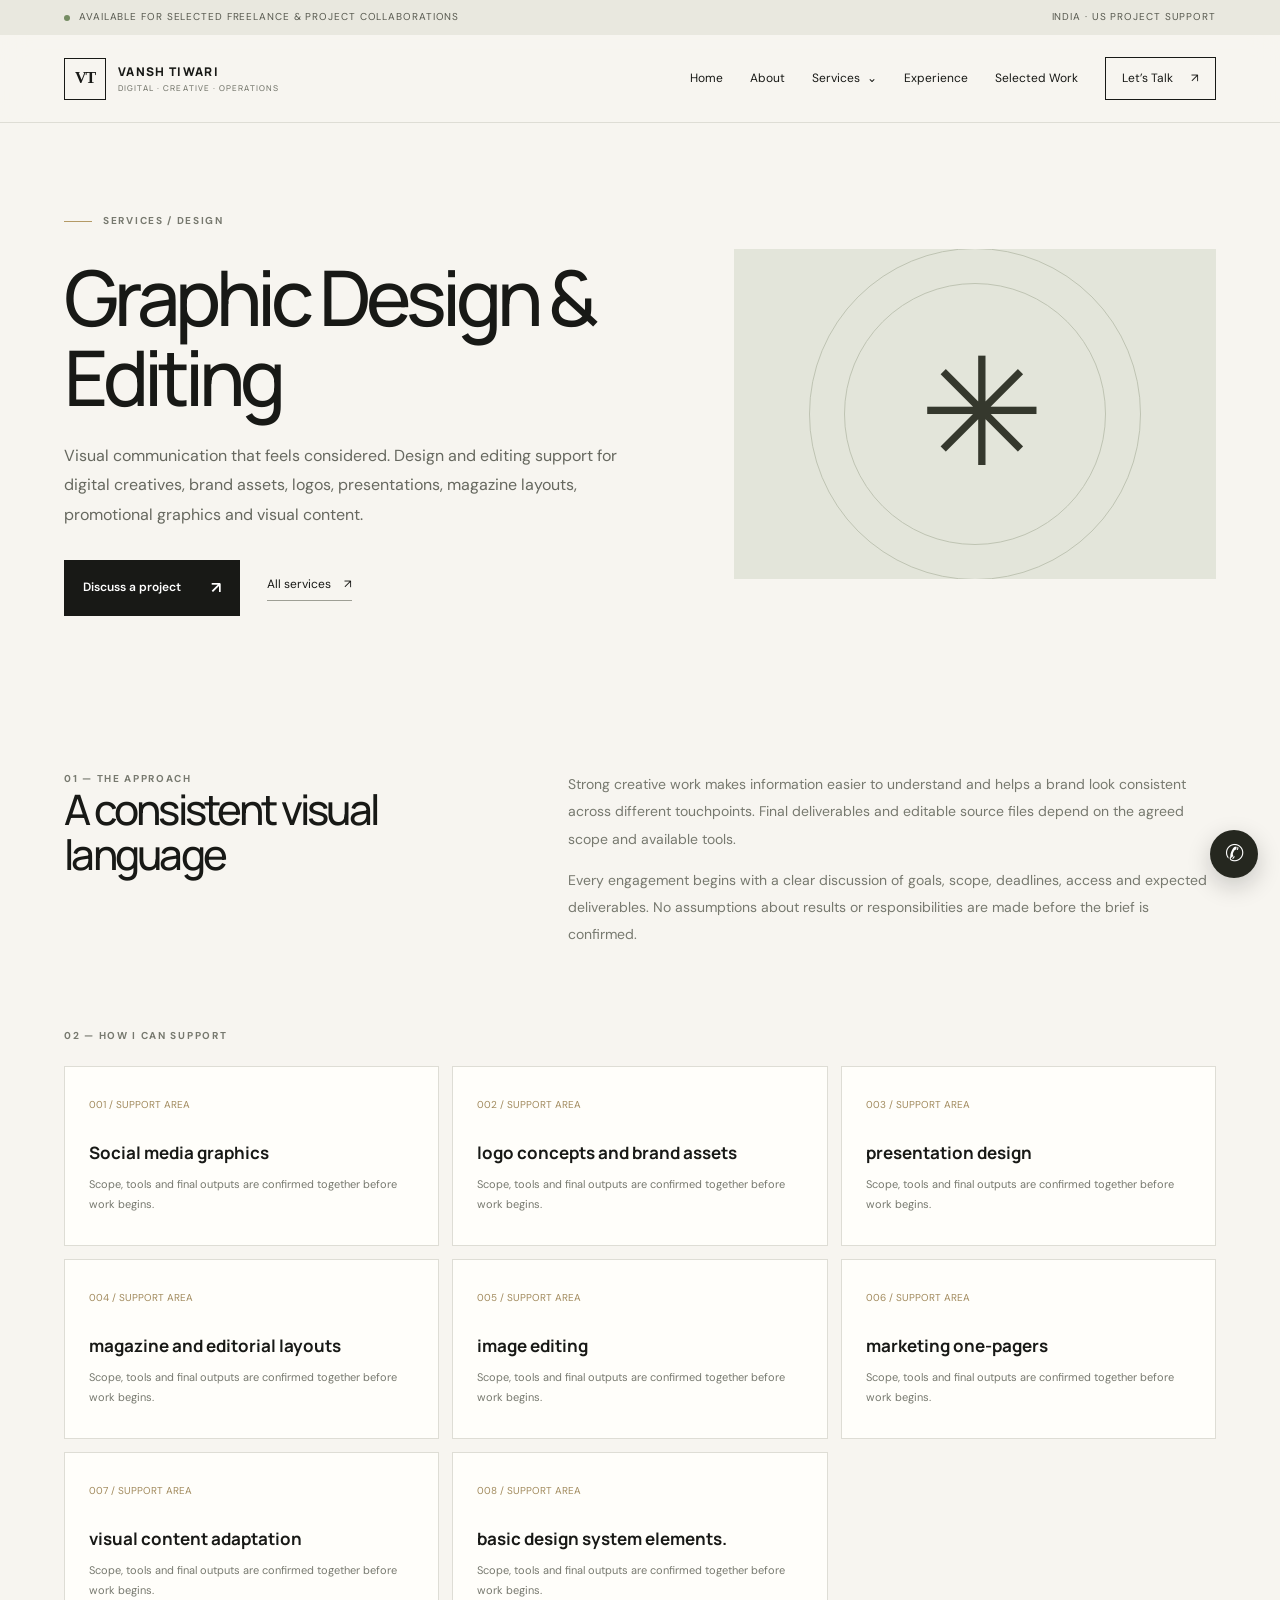
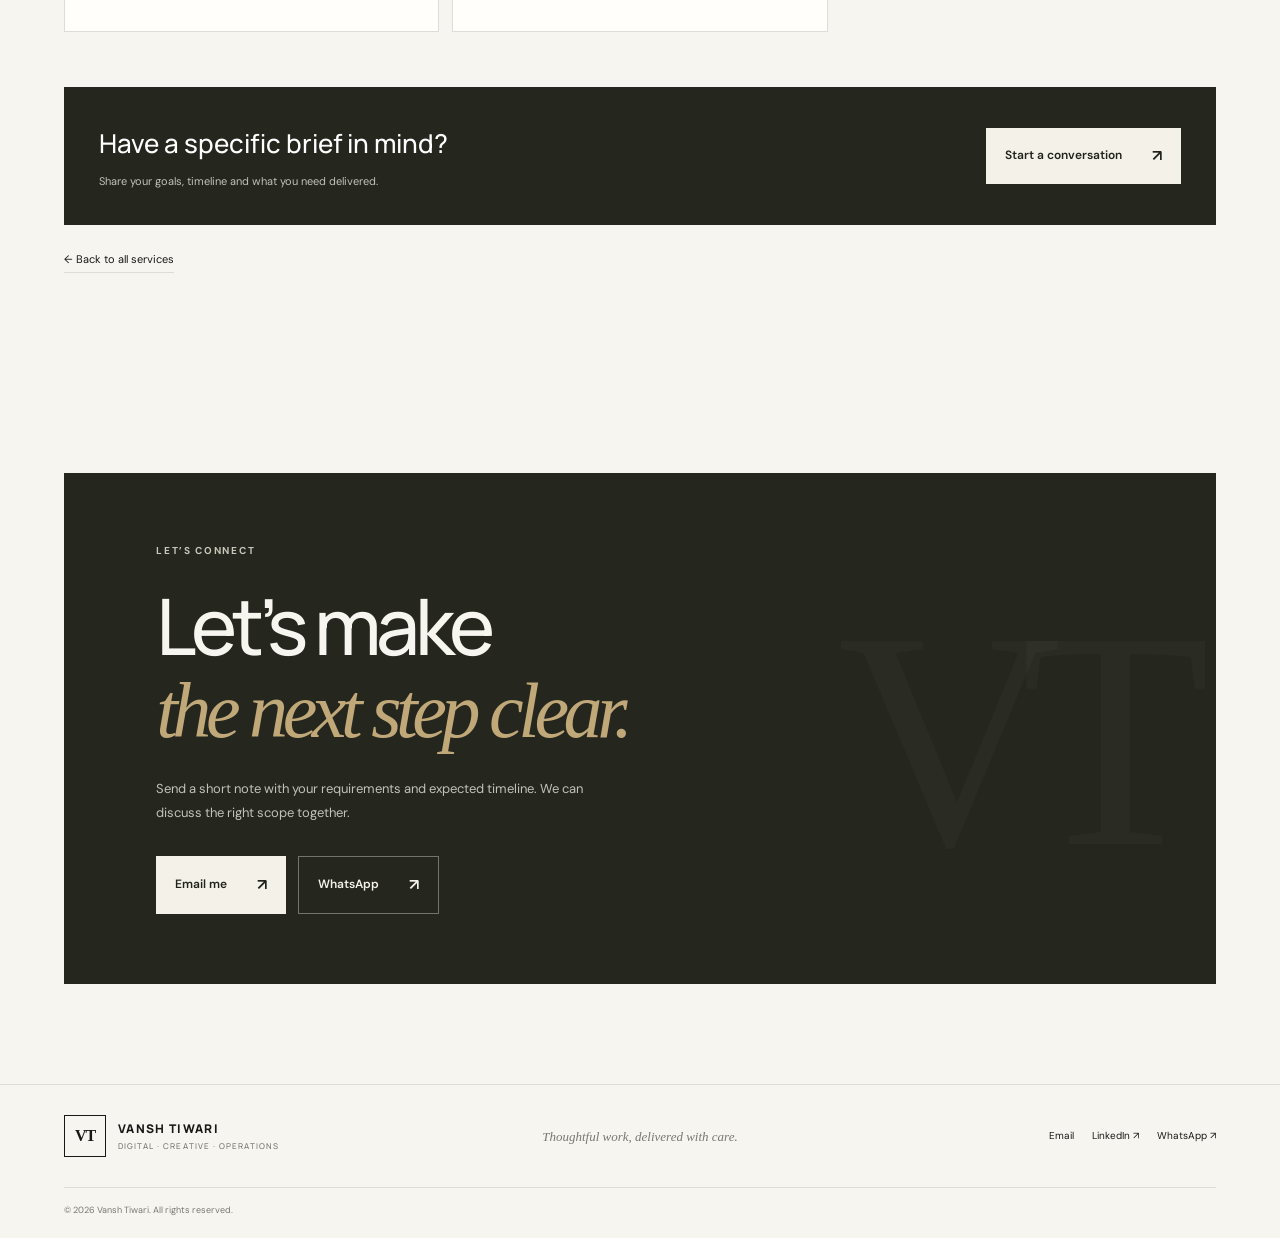
<file: creative-design.html>
<!DOCTYPE html>
<html lang="en"><head><meta charset="UTF-8"><meta name="viewport" content="width=device-width, initial-scale=1.0"><meta name="description" content="Graphic Design & Editing by Vansh Tiwari."><meta name="theme-color" content="#f7f5f0"><title>Graphic Design & Editing — Vansh Tiwari</title><link rel="preconnect" href="https://fonts.googleapis.com"><link href="https://fonts.googleapis.com/css2?family=DM+Sans:wght@400;500;600;700&family=Manrope:wght@400;500;600;700;800&display=swap" rel="stylesheet"><link rel="stylesheet" href="assets/style.css"></head>
<body><div class="announcement"><span class="status-dot"></span> Available for selected freelance & project collaborations <span class="announce-right">India · US project support</span></div>
<header class="site-header"><a class="brand" href="index.html"><span class="brand-mark">VT</span><span>VANSH TIWARI<span class="brand-sub">DIGITAL · CREATIVE · OPERATIONS</span></span></a><button class="menu-toggle" aria-label="Open navigation" aria-expanded="false">☰</button><nav class="nav"><a href="index.html">Home</a><a href="about.html">About</a><div class="nav-drop"><a href="index.html#services">Services <span>⌄</span></a><div class="dropdown"><a href="recruitment.html">Recruitment & Bench Sales</a><a href="web-design.html">Web Design & Development</a><a href="creative-design.html">Graphic Design & Editing</a><a href="social-media.html">Social Media Management</a><a href="resume-documents.html">Resume & Documents</a><a href="project-support.html">Project & Technical Support</a><a href="virtual-assistance.html">Virtual Assistance</a><a href="writing.html">Technical & Content Writing</a><a href="client-operations.html">Client Relations & Operations</a></div></div><a href="index.html#experience">Experience</a><a href="index.html#work">Selected Work</a><a class="nav-cta" href="index.html#contact">Let’s Talk <span>↗</span></a></nav></header>
<main><section class="section-wrap service-hero"><div><div class="eyebrow"><span class="eyebrow-line"></span> SERVICES / DESIGN</div><h1>Graphic Design &amp; Editing</h1><p class="hero-lead">Visual communication that feels considered. Design and editing support for digital creatives, brand assets, logos, presentations, magazine layouts, promotional graphics and visual content.</p><div class="hero-actions"><a class="button button-dark" href="mailto:Vanshtiwari543@gmail.com?subject=Enquiry%20-%20Graphic%20Design%20&%20Editing">Discuss a project <span>↗</span></a><a class="text-link" href="index.html#services">All services <span>↗</span></a></div></div><div class="service-art"><div class="service-art-letter">✳</div></div></section>
<section class="service-body"><div class="section-wrap"><div class="service-intro-grid"><div><div class="section-kicker">01 — THE APPROACH</div><h2>A consistent visual language</h2></div><div><p>Strong creative work makes information easier to understand and helps a brand look consistent across different touchpoints. Final deliverables and editable source files depend on the agreed scope and available tools.</p><p>Every engagement begins with a clear discussion of goals, scope, deadlines, access and expected deliverables. No assumptions about results or responsibilities are made before the brief is confirmed.</p></div></div><div class="section-kicker">02 — HOW I CAN SUPPORT</div><div class="deliverable-grid" style="margin-top:22px"><article class="deliverable"><span class="num">001 / SUPPORT AREA</span><h3>Social media graphics</h3><p>Scope, tools and final outputs are confirmed together before work begins.</p></article>
<article class="deliverable"><span class="num">002 / SUPPORT AREA</span><h3>logo concepts and brand assets</h3><p>Scope, tools and final outputs are confirmed together before work begins.</p></article>
<article class="deliverable"><span class="num">003 / SUPPORT AREA</span><h3>presentation design</h3><p>Scope, tools and final outputs are confirmed together before work begins.</p></article>
<article class="deliverable"><span class="num">004 / SUPPORT AREA</span><h3>magazine and editorial layouts</h3><p>Scope, tools and final outputs are confirmed together before work begins.</p></article>
<article class="deliverable"><span class="num">005 / SUPPORT AREA</span><h3>image editing</h3><p>Scope, tools and final outputs are confirmed together before work begins.</p></article>
<article class="deliverable"><span class="num">006 / SUPPORT AREA</span><h3>marketing one-pagers</h3><p>Scope, tools and final outputs are confirmed together before work begins.</p></article>
<article class="deliverable"><span class="num">007 / SUPPORT AREA</span><h3>visual content adaptation</h3><p>Scope, tools and final outputs are confirmed together before work begins.</p></article>
<article class="deliverable"><span class="num">008 / SUPPORT AREA</span><h3>basic design system elements.</h3><p>Scope, tools and final outputs are confirmed together before work begins.</p></article>
</div><div class="service-cta"><div><h3>Have a specific brief in mind?</h3><p>Share your goals, timeline and what you need delivered.</p></div><a class="button button-light" href="mailto:Vanshtiwari543@gmail.com?subject=Project%20Enquiry%20-%20Graphic%20Design%20&%20Editing">Start a conversation <span>↗</span></a></div><a class="service-back" href="index.html#services">← Back to all services</a></div></section>
<section class="contact-section section-wrap"><div class="contact-panel"><div class="contact-deco">VT</div><div class="section-kicker">LET’S CONNECT</div><h2>Let’s make<br><em>the next step clear.</em></h2><p>Send a short note with your requirements and expected timeline. We can discuss the right scope together.</p><div class="contact-actions"><a class="button button-light" href="mailto:Vanshtiwari543@gmail.com">Email me <span>↗</span></a><a class="button button-outline-light" href="https://wa.me/919205614214" target="_blank" rel="noreferrer">WhatsApp <span>↗</span></a></div></div></section></main>
<footer class="footer"><a class="brand footer-brand" href="index.html"><span class="brand-mark">VT</span><span>VANSH TIWARI<span class="brand-sub">DIGITAL · CREATIVE · OPERATIONS</span></span></a><p>Thoughtful work, delivered with care.</p><div class="footer-links"><a href="mailto:Vanshtiwari543@gmail.com">Email</a><a href="https://www.linkedin.com/in/vansh-t-1834a1338/" target="_blank" rel="noreferrer">LinkedIn ↗</a><a href="https://wa.me/919205614214" target="_blank" rel="noreferrer">WhatsApp ↗</a></div><div class="copyright">© <span id="year"></span> Vansh Tiwari. All rights reserved.</div></footer><a class="whatsapp-float" href="https://wa.me/919205614214" target="_blank" rel="noreferrer" aria-label="Chat on WhatsApp">✆</a><script src="assets/script.js"></script></body></html>
</file>
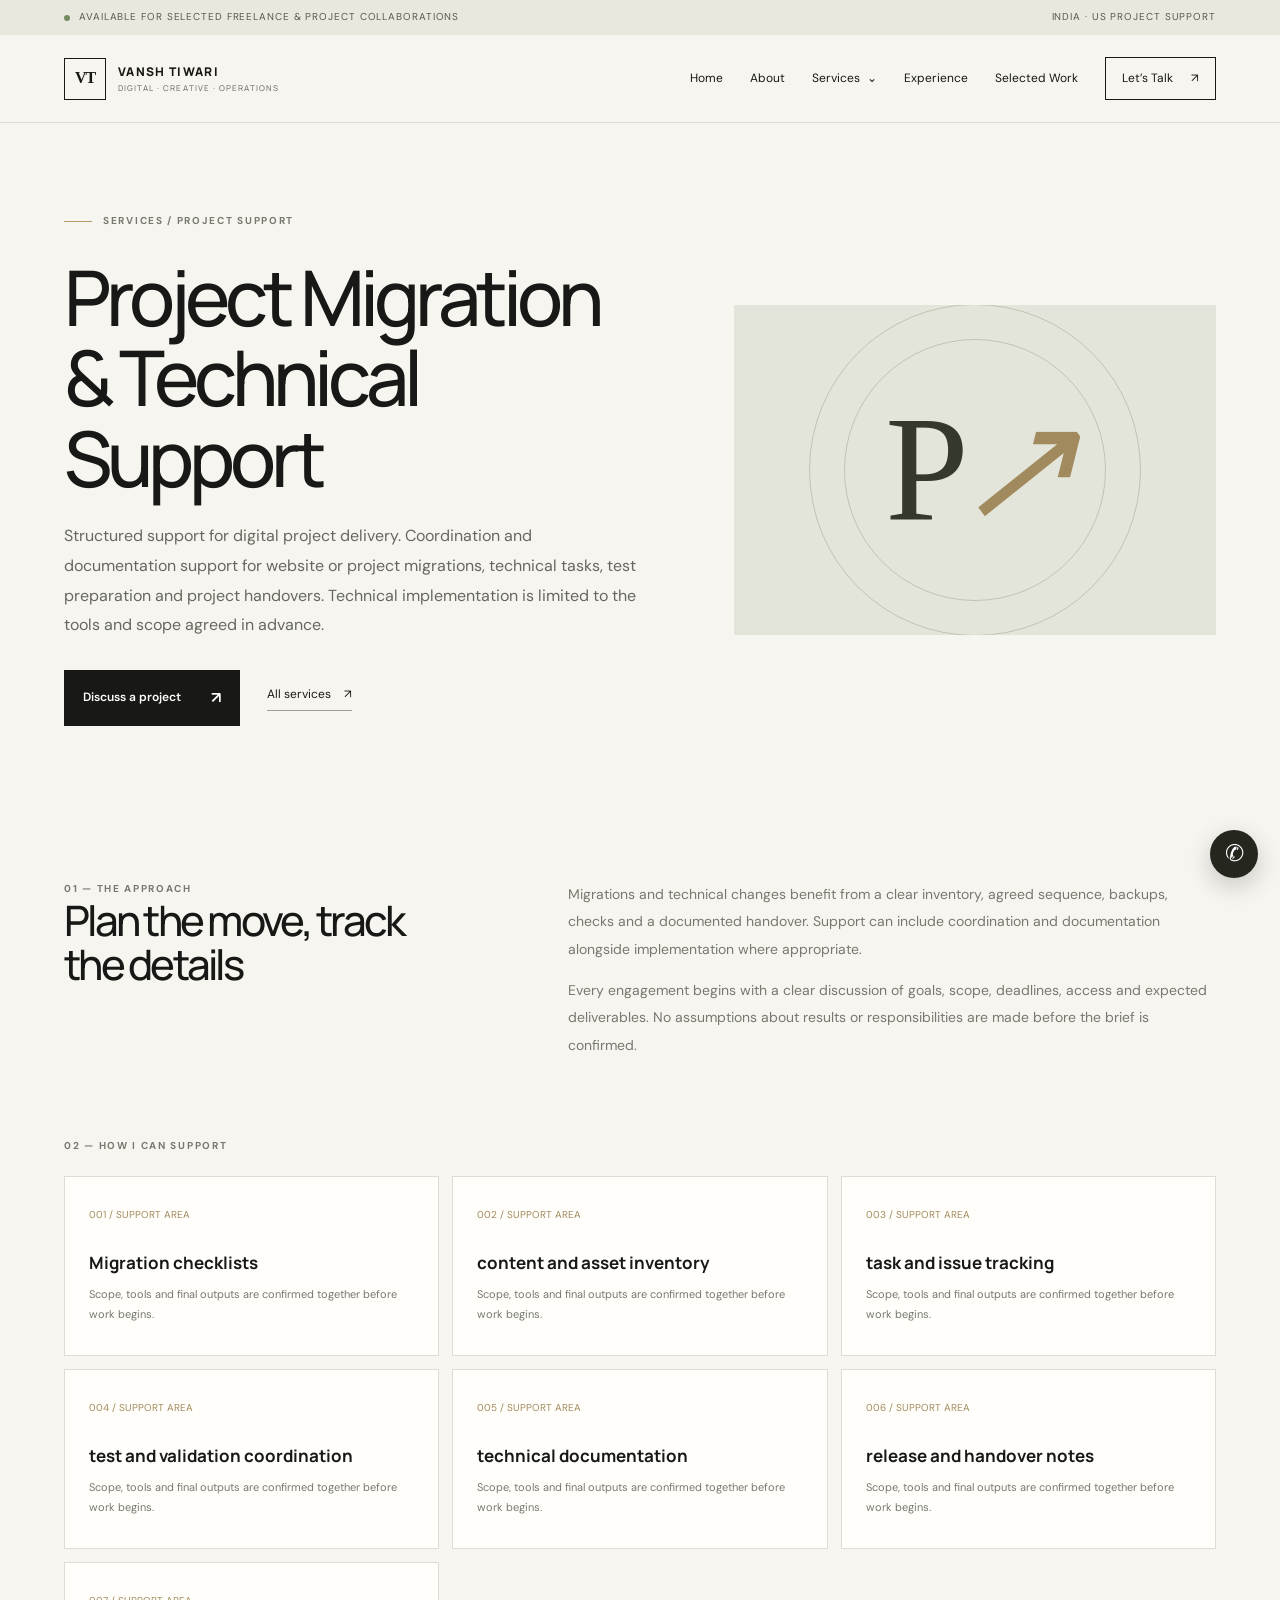
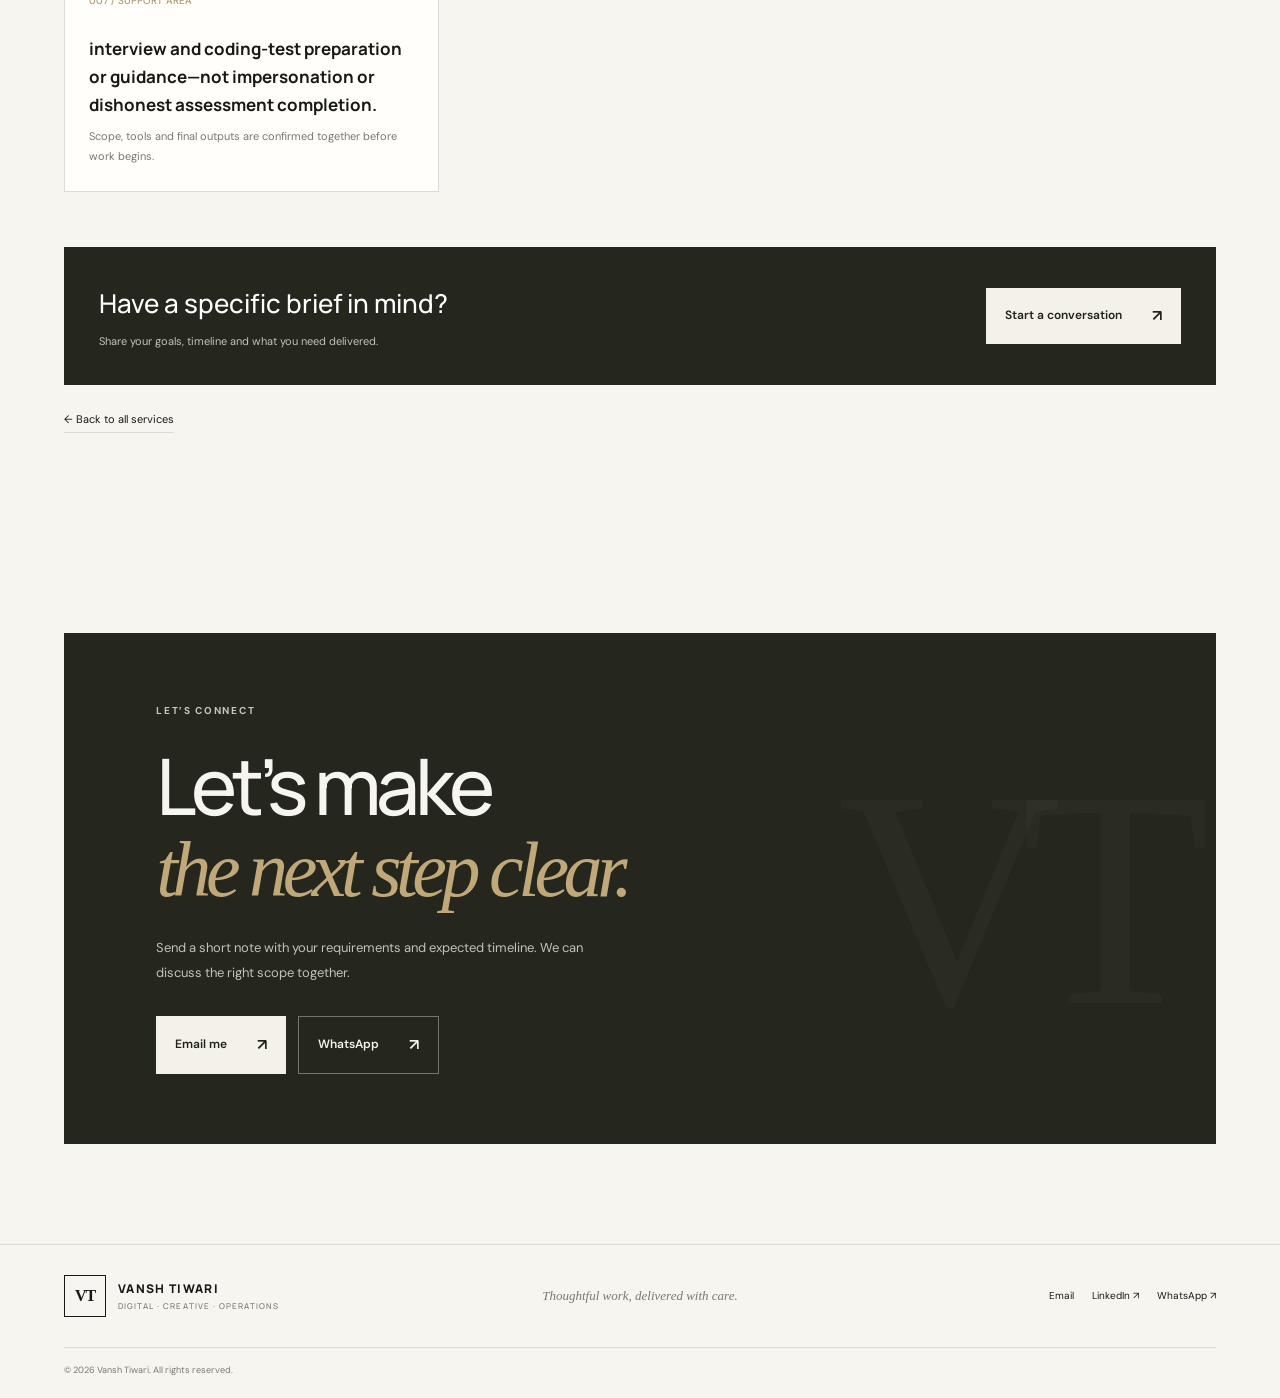
<file: project-support.html>
<!DOCTYPE html>
<html lang="en"><head><meta charset="UTF-8"><meta name="viewport" content="width=device-width, initial-scale=1.0"><meta name="description" content="Project Migration & Technical Support by Vansh Tiwari."><meta name="theme-color" content="#f7f5f0"><title>Project Migration & Technical Support — Vansh Tiwari</title><link rel="preconnect" href="https://fonts.googleapis.com"><link href="https://fonts.googleapis.com/css2?family=DM+Sans:wght@400;500;600;700&family=Manrope:wght@400;500;600;700;800&display=swap" rel="stylesheet"><link rel="stylesheet" href="assets/style.css"></head>
<body><div class="announcement"><span class="status-dot"></span> Available for selected freelance & project collaborations <span class="announce-right">India · US project support</span></div>
<header class="site-header"><a class="brand" href="index.html"><span class="brand-mark">VT</span><span>VANSH TIWARI<span class="brand-sub">DIGITAL · CREATIVE · OPERATIONS</span></span></a><button class="menu-toggle" aria-label="Open navigation" aria-expanded="false">☰</button><nav class="nav"><a href="index.html">Home</a><a href="about.html">About</a><div class="nav-drop"><a href="index.html#services">Services <span>⌄</span></a><div class="dropdown"><a href="recruitment.html">Recruitment & Bench Sales</a><a href="web-design.html">Web Design & Development</a><a href="creative-design.html">Graphic Design & Editing</a><a href="social-media.html">Social Media Management</a><a href="resume-documents.html">Resume & Documents</a><a href="project-support.html">Project & Technical Support</a><a href="virtual-assistance.html">Virtual Assistance</a><a href="writing.html">Technical & Content Writing</a><a href="client-operations.html">Client Relations & Operations</a></div></div><a href="index.html#experience">Experience</a><a href="index.html#work">Selected Work</a><a class="nav-cta" href="index.html#contact">Let’s Talk <span>↗</span></a></nav></header>
<main><section class="section-wrap service-hero"><div><div class="eyebrow"><span class="eyebrow-line"></span> SERVICES / PROJECT SUPPORT</div><h1>Project Migration &amp; Technical Support</h1><p class="hero-lead">Structured support for digital project delivery. Coordination and documentation support for website or project migrations, technical tasks, test preparation and project handovers. Technical implementation is limited to the tools and scope agreed in advance.</p><div class="hero-actions"><a class="button button-dark" href="mailto:Vanshtiwari543@gmail.com?subject=Enquiry%20-%20Project%20Migration%20&%20Technical%20Support">Discuss a project <span>↗</span></a><a class="text-link" href="index.html#services">All services <span>↗</span></a></div></div><div class="service-art"><div class="service-art-letter">P<em>↗</em></div></div></section>
<section class="service-body"><div class="section-wrap"><div class="service-intro-grid"><div><div class="section-kicker">01 — THE APPROACH</div><h2>Plan the move, track the details</h2></div><div><p>Migrations and technical changes benefit from a clear inventory, agreed sequence, backups, checks and a documented handover. Support can include coordination and documentation alongside implementation where appropriate.</p><p>Every engagement begins with a clear discussion of goals, scope, deadlines, access and expected deliverables. No assumptions about results or responsibilities are made before the brief is confirmed.</p></div></div><div class="section-kicker">02 — HOW I CAN SUPPORT</div><div class="deliverable-grid" style="margin-top:22px"><article class="deliverable"><span class="num">001 / SUPPORT AREA</span><h3>Migration checklists</h3><p>Scope, tools and final outputs are confirmed together before work begins.</p></article>
<article class="deliverable"><span class="num">002 / SUPPORT AREA</span><h3>content and asset inventory</h3><p>Scope, tools and final outputs are confirmed together before work begins.</p></article>
<article class="deliverable"><span class="num">003 / SUPPORT AREA</span><h3>task and issue tracking</h3><p>Scope, tools and final outputs are confirmed together before work begins.</p></article>
<article class="deliverable"><span class="num">004 / SUPPORT AREA</span><h3>test and validation coordination</h3><p>Scope, tools and final outputs are confirmed together before work begins.</p></article>
<article class="deliverable"><span class="num">005 / SUPPORT AREA</span><h3>technical documentation</h3><p>Scope, tools and final outputs are confirmed together before work begins.</p></article>
<article class="deliverable"><span class="num">006 / SUPPORT AREA</span><h3>release and handover notes</h3><p>Scope, tools and final outputs are confirmed together before work begins.</p></article>
<article class="deliverable"><span class="num">007 / SUPPORT AREA</span><h3>interview and coding-test preparation or guidance—not impersonation or dishonest assessment completion.</h3><p>Scope, tools and final outputs are confirmed together before work begins.</p></article>
</div><div class="service-cta"><div><h3>Have a specific brief in mind?</h3><p>Share your goals, timeline and what you need delivered.</p></div><a class="button button-light" href="mailto:Vanshtiwari543@gmail.com?subject=Project%20Enquiry%20-%20Project%20Migration%20&%20Technical%20Support">Start a conversation <span>↗</span></a></div><a class="service-back" href="index.html#services">← Back to all services</a></div></section>
<section class="contact-section section-wrap"><div class="contact-panel"><div class="contact-deco">VT</div><div class="section-kicker">LET’S CONNECT</div><h2>Let’s make<br><em>the next step clear.</em></h2><p>Send a short note with your requirements and expected timeline. We can discuss the right scope together.</p><div class="contact-actions"><a class="button button-light" href="mailto:Vanshtiwari543@gmail.com">Email me <span>↗</span></a><a class="button button-outline-light" href="https://wa.me/919205614214" target="_blank" rel="noreferrer">WhatsApp <span>↗</span></a></div></div></section></main>
<footer class="footer"><a class="brand footer-brand" href="index.html"><span class="brand-mark">VT</span><span>VANSH TIWARI<span class="brand-sub">DIGITAL · CREATIVE · OPERATIONS</span></span></a><p>Thoughtful work, delivered with care.</p><div class="footer-links"><a href="mailto:Vanshtiwari543@gmail.com">Email</a><a href="https://www.linkedin.com/in/vansh-t-1834a1338/" target="_blank" rel="noreferrer">LinkedIn ↗</a><a href="https://wa.me/919205614214" target="_blank" rel="noreferrer">WhatsApp ↗</a></div><div class="copyright">© <span id="year"></span> Vansh Tiwari. All rights reserved.</div></footer><a class="whatsapp-float" href="https://wa.me/919205614214" target="_blank" rel="noreferrer" aria-label="Chat on WhatsApp">✆</a><script src="assets/script.js"></script></body></html>
</file>
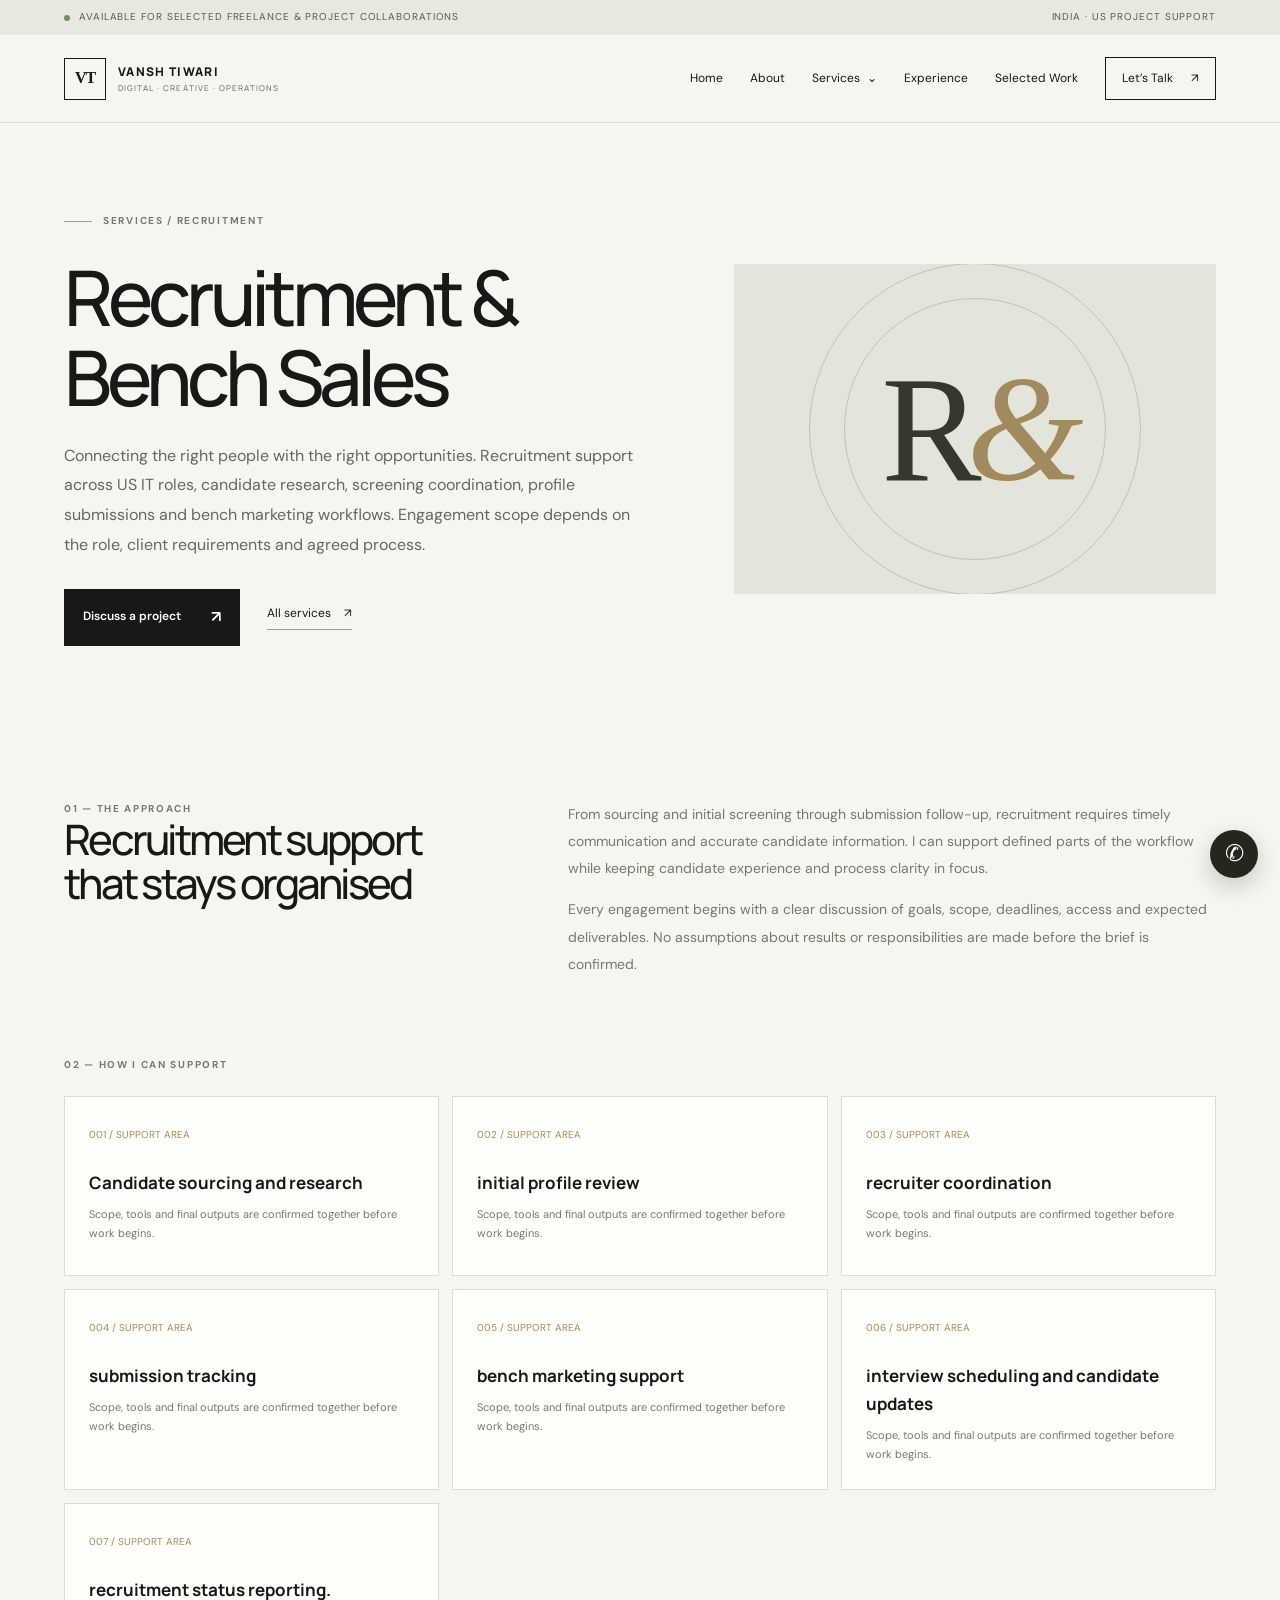
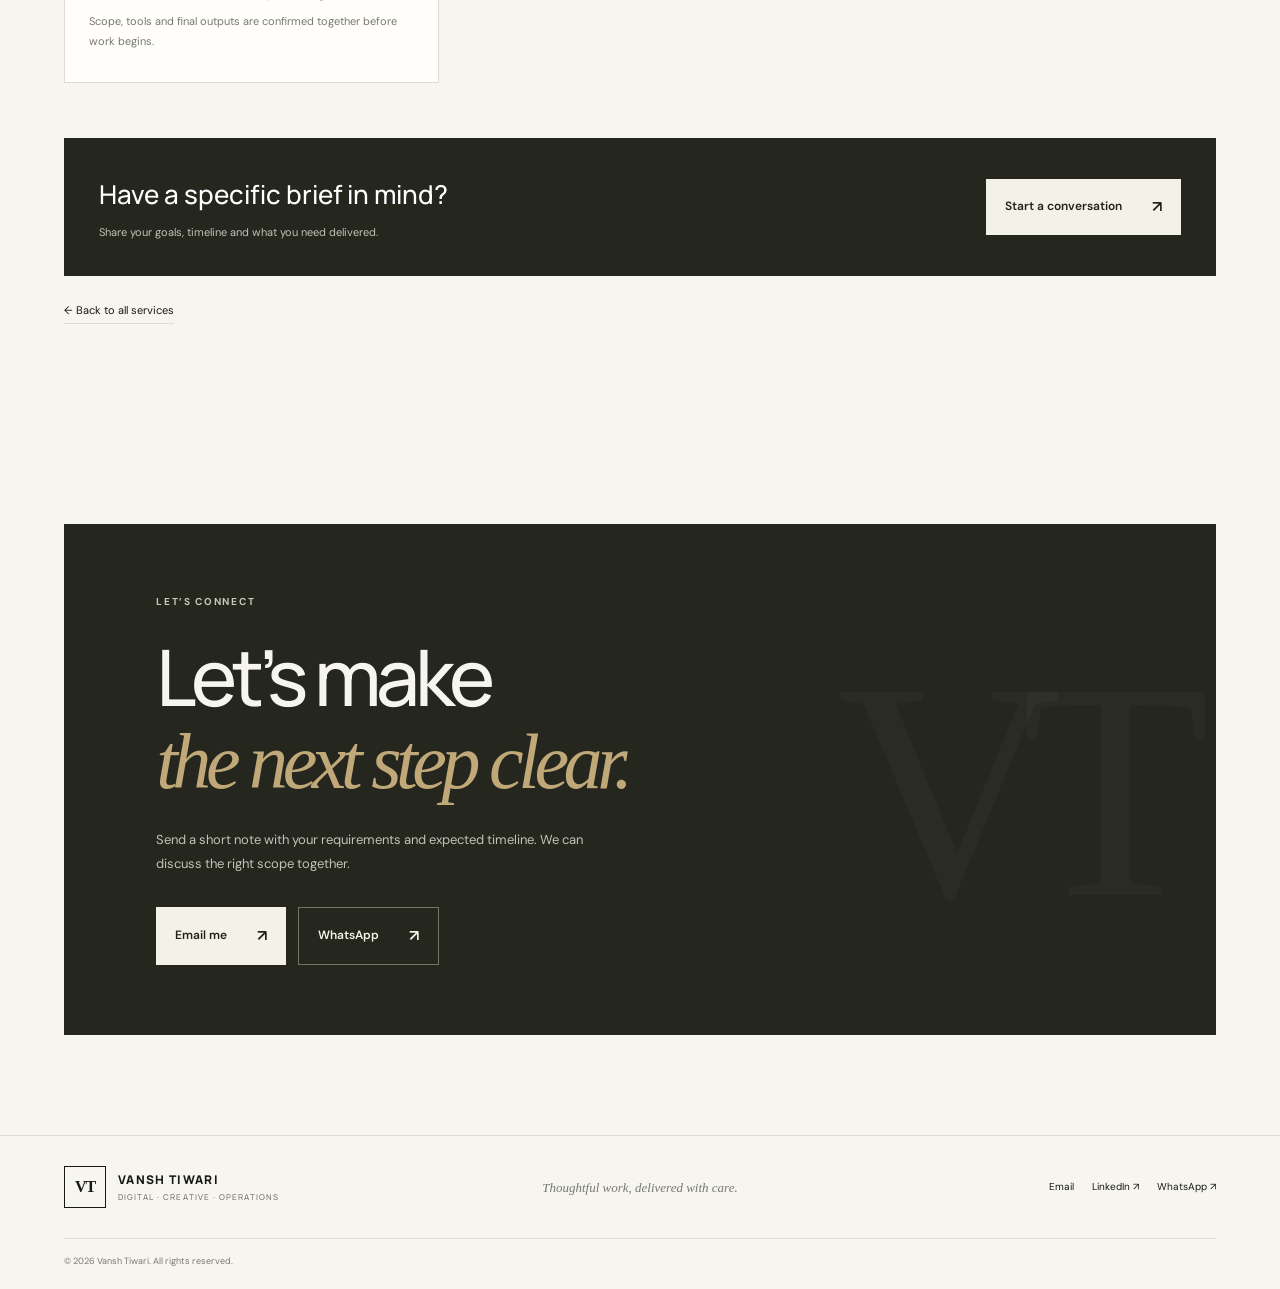
<file: recruitment.html>
<!DOCTYPE html>
<html lang="en"><head><meta charset="UTF-8"><meta name="viewport" content="width=device-width, initial-scale=1.0"><meta name="description" content="Recruitment & Bench Sales by Vansh Tiwari."><meta name="theme-color" content="#f7f5f0"><title>Recruitment & Bench Sales — Vansh Tiwari</title><link rel="preconnect" href="https://fonts.googleapis.com"><link href="https://fonts.googleapis.com/css2?family=DM+Sans:wght@400;500;600;700&family=Manrope:wght@400;500;600;700;800&display=swap" rel="stylesheet"><link rel="stylesheet" href="assets/style.css"></head>
<body><div class="announcement"><span class="status-dot"></span> Available for selected freelance & project collaborations <span class="announce-right">India · US project support</span></div>
<header class="site-header"><a class="brand" href="index.html"><span class="brand-mark">VT</span><span>VANSH TIWARI<span class="brand-sub">DIGITAL · CREATIVE · OPERATIONS</span></span></a><button class="menu-toggle" aria-label="Open navigation" aria-expanded="false">☰</button><nav class="nav"><a href="index.html">Home</a><a href="about.html">About</a><div class="nav-drop"><a href="index.html#services">Services <span>⌄</span></a><div class="dropdown"><a href="recruitment.html">Recruitment & Bench Sales</a><a href="web-design.html">Web Design & Development</a><a href="creative-design.html">Graphic Design & Editing</a><a href="social-media.html">Social Media Management</a><a href="resume-documents.html">Resume & Documents</a><a href="project-support.html">Project & Technical Support</a><a href="virtual-assistance.html">Virtual Assistance</a><a href="writing.html">Technical & Content Writing</a><a href="client-operations.html">Client Relations & Operations</a></div></div><a href="index.html#experience">Experience</a><a href="index.html#work">Selected Work</a><a class="nav-cta" href="index.html#contact">Let’s Talk <span>↗</span></a></nav></header>
<main><section class="section-wrap service-hero"><div><div class="eyebrow"><span class="eyebrow-line"></span> SERVICES / RECRUITMENT</div><h1>Recruitment &amp; Bench Sales</h1><p class="hero-lead">Connecting the right people with the right opportunities. Recruitment support across US IT roles, candidate research, screening coordination, profile submissions and bench marketing workflows. Engagement scope depends on the role, client requirements and agreed process.</p><div class="hero-actions"><a class="button button-dark" href="mailto:Vanshtiwari543@gmail.com?subject=Enquiry%20-%20Recruitment%20&%20Bench%20Sales">Discuss a project <span>↗</span></a><a class="text-link" href="index.html#services">All services <span>↗</span></a></div></div><div class="service-art"><div class="service-art-letter">R<em>&</em></div></div></section>
<section class="service-body"><div class="section-wrap"><div class="service-intro-grid"><div><div class="section-kicker">01 — THE APPROACH</div><h2>Recruitment support that stays organised</h2></div><div><p>From sourcing and initial screening through submission follow-up, recruitment requires timely communication and accurate candidate information. I can support defined parts of the workflow while keeping candidate experience and process clarity in focus.</p><p>Every engagement begins with a clear discussion of goals, scope, deadlines, access and expected deliverables. No assumptions about results or responsibilities are made before the brief is confirmed.</p></div></div><div class="section-kicker">02 — HOW I CAN SUPPORT</div><div class="deliverable-grid" style="margin-top:22px"><article class="deliverable"><span class="num">001 / SUPPORT AREA</span><h3>Candidate sourcing and research</h3><p>Scope, tools and final outputs are confirmed together before work begins.</p></article>
<article class="deliverable"><span class="num">002 / SUPPORT AREA</span><h3>initial profile review</h3><p>Scope, tools and final outputs are confirmed together before work begins.</p></article>
<article class="deliverable"><span class="num">003 / SUPPORT AREA</span><h3>recruiter coordination</h3><p>Scope, tools and final outputs are confirmed together before work begins.</p></article>
<article class="deliverable"><span class="num">004 / SUPPORT AREA</span><h3>submission tracking</h3><p>Scope, tools and final outputs are confirmed together before work begins.</p></article>
<article class="deliverable"><span class="num">005 / SUPPORT AREA</span><h3>bench marketing support</h3><p>Scope, tools and final outputs are confirmed together before work begins.</p></article>
<article class="deliverable"><span class="num">006 / SUPPORT AREA</span><h3>interview scheduling and candidate updates</h3><p>Scope, tools and final outputs are confirmed together before work begins.</p></article>
<article class="deliverable"><span class="num">007 / SUPPORT AREA</span><h3>recruitment status reporting.</h3><p>Scope, tools and final outputs are confirmed together before work begins.</p></article>
</div><div class="service-cta"><div><h3>Have a specific brief in mind?</h3><p>Share your goals, timeline and what you need delivered.</p></div><a class="button button-light" href="mailto:Vanshtiwari543@gmail.com?subject=Project%20Enquiry%20-%20Recruitment%20&%20Bench%20Sales">Start a conversation <span>↗</span></a></div><a class="service-back" href="index.html#services">← Back to all services</a></div></section>
<section class="contact-section section-wrap"><div class="contact-panel"><div class="contact-deco">VT</div><div class="section-kicker">LET’S CONNECT</div><h2>Let’s make<br><em>the next step clear.</em></h2><p>Send a short note with your requirements and expected timeline. We can discuss the right scope together.</p><div class="contact-actions"><a class="button button-light" href="mailto:Vanshtiwari543@gmail.com">Email me <span>↗</span></a><a class="button button-outline-light" href="https://wa.me/919205614214" target="_blank" rel="noreferrer">WhatsApp <span>↗</span></a></div></div></section></main>
<footer class="footer"><a class="brand footer-brand" href="index.html"><span class="brand-mark">VT</span><span>VANSH TIWARI<span class="brand-sub">DIGITAL · CREATIVE · OPERATIONS</span></span></a><p>Thoughtful work, delivered with care.</p><div class="footer-links"><a href="mailto:Vanshtiwari543@gmail.com">Email</a><a href="https://www.linkedin.com/in/vansh-t-1834a1338/" target="_blank" rel="noreferrer">LinkedIn ↗</a><a href="https://wa.me/919205614214" target="_blank" rel="noreferrer">WhatsApp ↗</a></div><div class="copyright">© <span id="year"></span> Vansh Tiwari. All rights reserved.</div></footer><a class="whatsapp-float" href="https://wa.me/919205614214" target="_blank" rel="noreferrer" aria-label="Chat on WhatsApp">✆</a><script src="assets/script.js"></script></body></html>
</file>
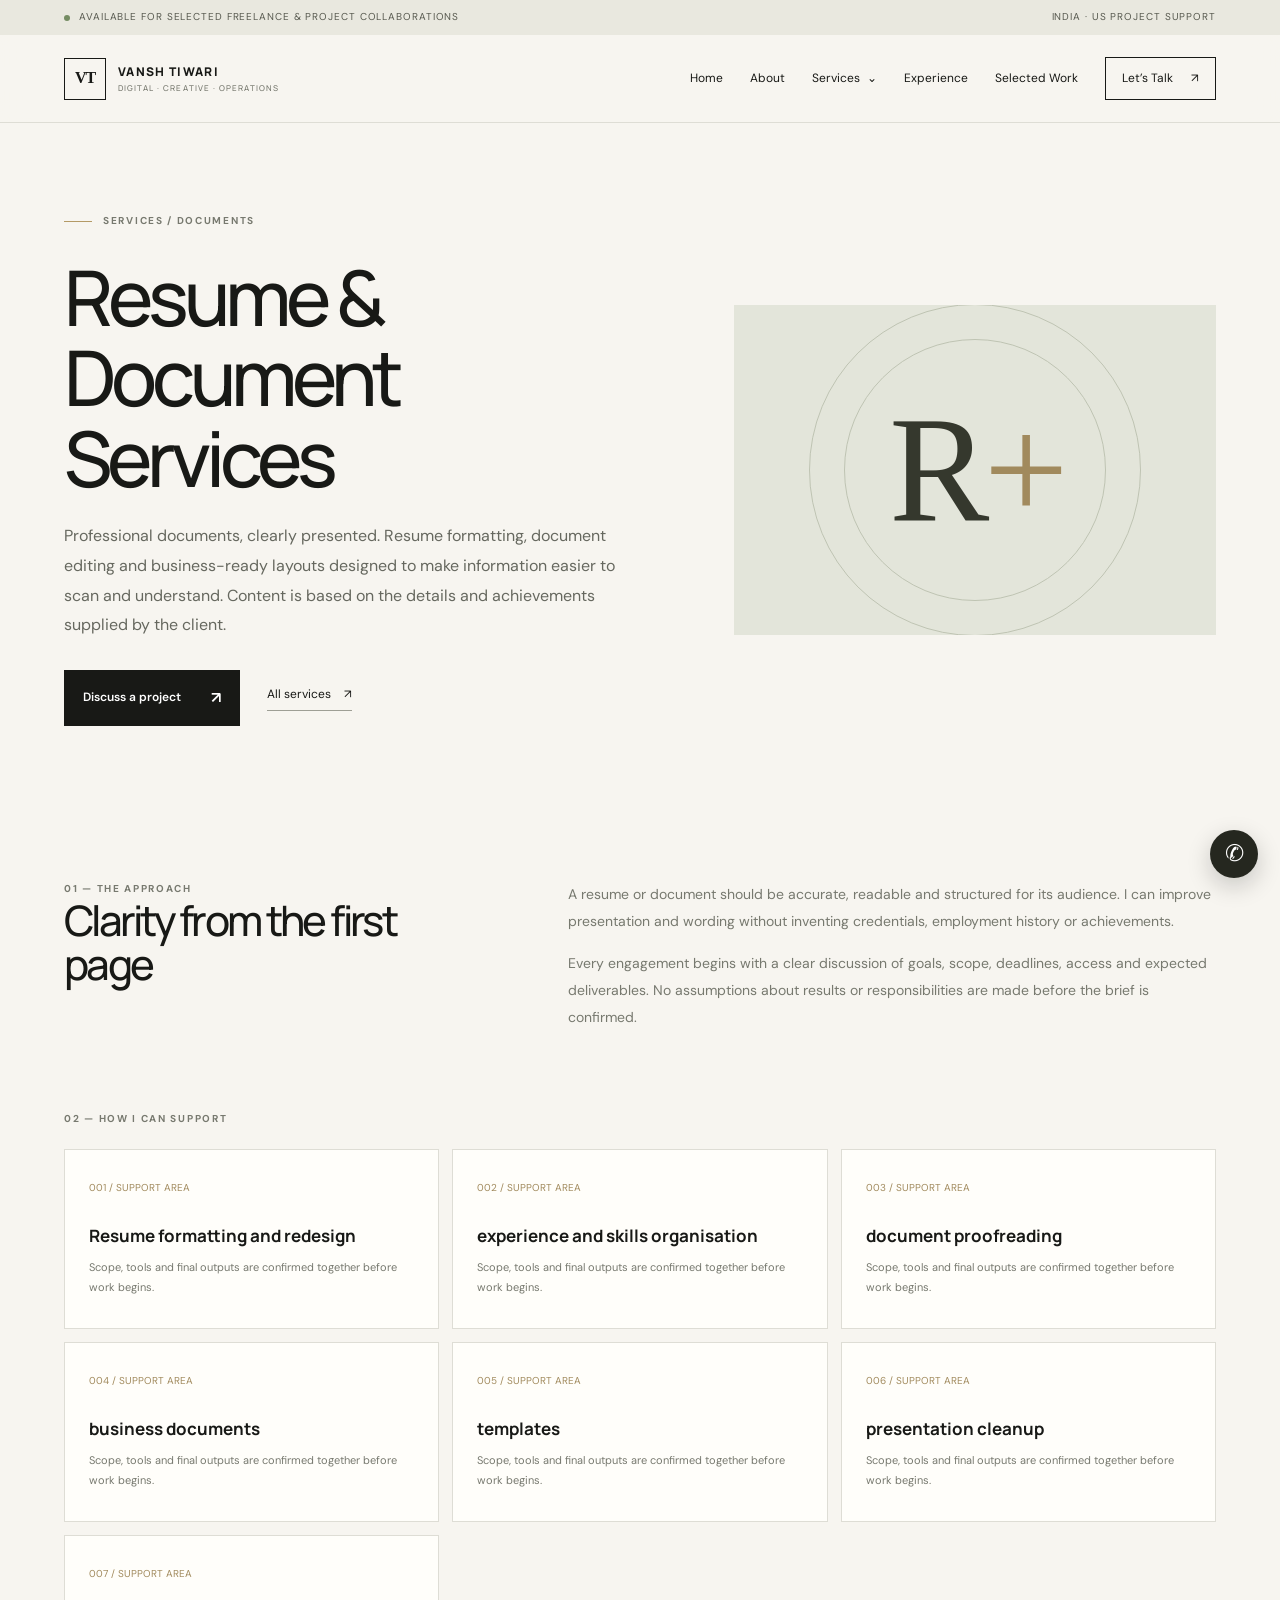
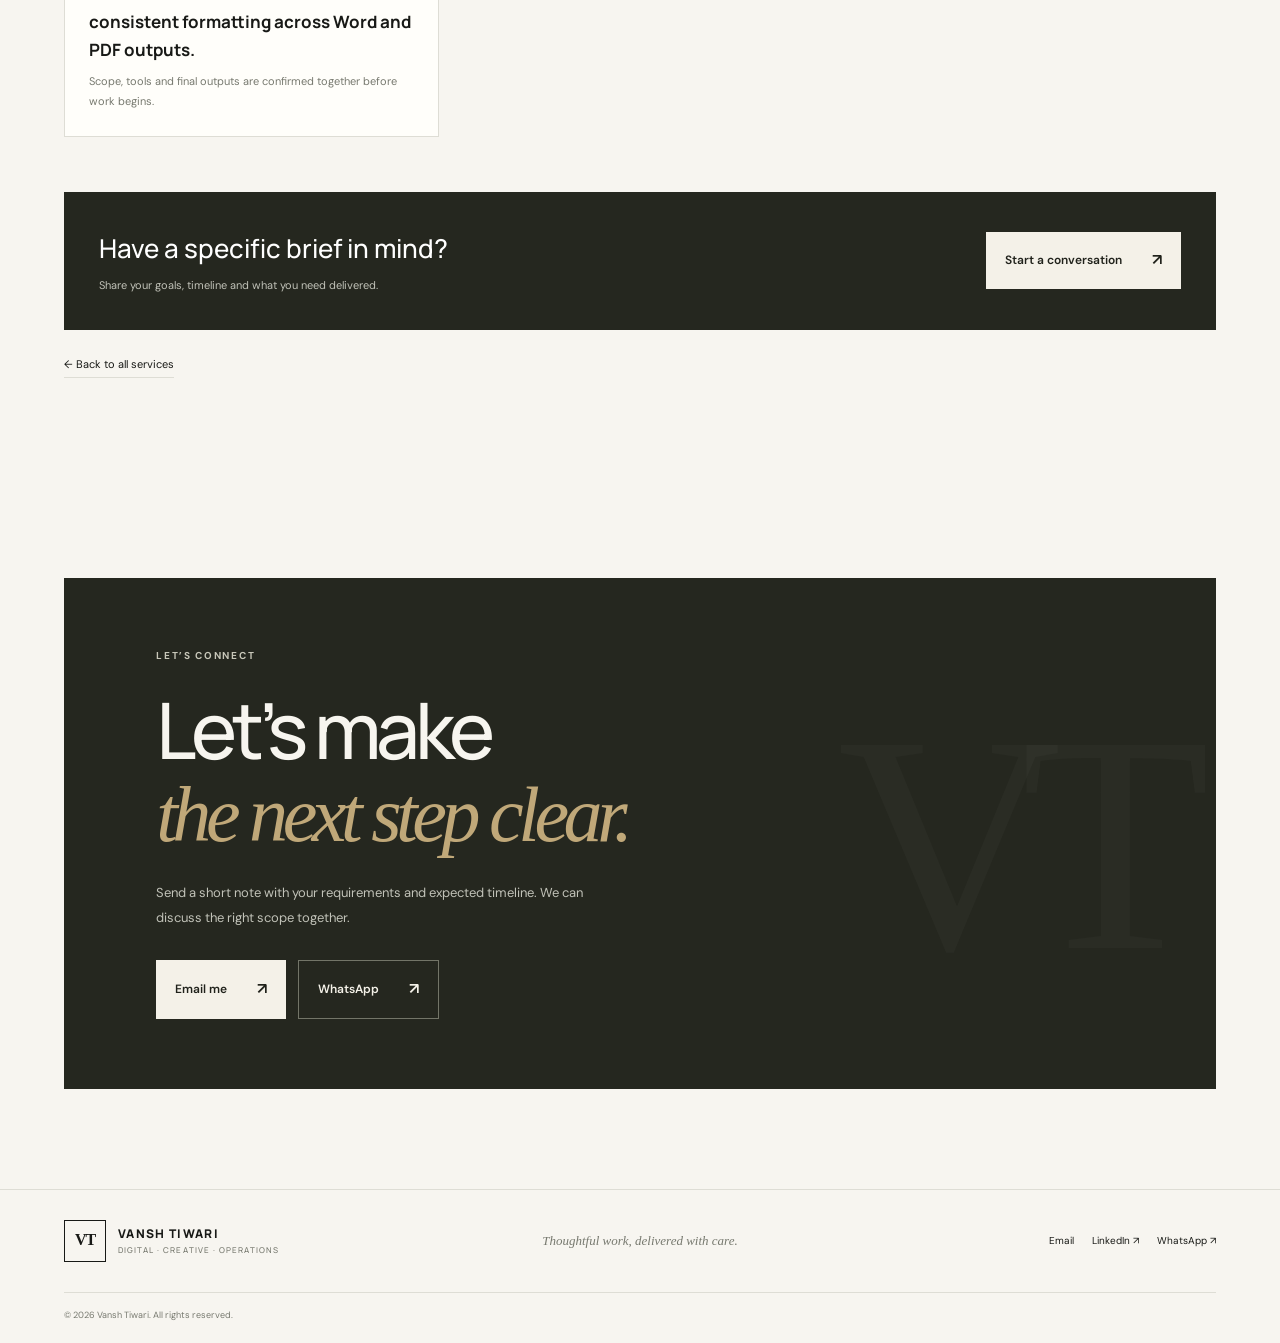
<file: resume-documents.html>
<!DOCTYPE html>
<html lang="en"><head><meta charset="UTF-8"><meta name="viewport" content="width=device-width, initial-scale=1.0"><meta name="description" content="Resume & Document Services by Vansh Tiwari."><meta name="theme-color" content="#f7f5f0"><title>Resume & Document Services — Vansh Tiwari</title><link rel="preconnect" href="https://fonts.googleapis.com"><link href="https://fonts.googleapis.com/css2?family=DM+Sans:wght@400;500;600;700&family=Manrope:wght@400;500;600;700;800&display=swap" rel="stylesheet"><link rel="stylesheet" href="assets/style.css"></head>
<body><div class="announcement"><span class="status-dot"></span> Available for selected freelance & project collaborations <span class="announce-right">India · US project support</span></div>
<header class="site-header"><a class="brand" href="index.html"><span class="brand-mark">VT</span><span>VANSH TIWARI<span class="brand-sub">DIGITAL · CREATIVE · OPERATIONS</span></span></a><button class="menu-toggle" aria-label="Open navigation" aria-expanded="false">☰</button><nav class="nav"><a href="index.html">Home</a><a href="about.html">About</a><div class="nav-drop"><a href="index.html#services">Services <span>⌄</span></a><div class="dropdown"><a href="recruitment.html">Recruitment & Bench Sales</a><a href="web-design.html">Web Design & Development</a><a href="creative-design.html">Graphic Design & Editing</a><a href="social-media.html">Social Media Management</a><a href="resume-documents.html">Resume & Documents</a><a href="project-support.html">Project & Technical Support</a><a href="virtual-assistance.html">Virtual Assistance</a><a href="writing.html">Technical & Content Writing</a><a href="client-operations.html">Client Relations & Operations</a></div></div><a href="index.html#experience">Experience</a><a href="index.html#work">Selected Work</a><a class="nav-cta" href="index.html#contact">Let’s Talk <span>↗</span></a></nav></header>
<main><section class="section-wrap service-hero"><div><div class="eyebrow"><span class="eyebrow-line"></span> SERVICES / DOCUMENTS</div><h1>Resume &amp; Document Services</h1><p class="hero-lead">Professional documents, clearly presented. Resume formatting, document editing and business-ready layouts designed to make information easier to scan and understand. Content is based on the details and achievements supplied by the client.</p><div class="hero-actions"><a class="button button-dark" href="mailto:Vanshtiwari543@gmail.com?subject=Enquiry%20-%20Resume%20&%20Document%20Services">Discuss a project <span>↗</span></a><a class="text-link" href="index.html#services">All services <span>↗</span></a></div></div><div class="service-art"><div class="service-art-letter">R<em>+</em></div></div></section>
<section class="service-body"><div class="section-wrap"><div class="service-intro-grid"><div><div class="section-kicker">01 — THE APPROACH</div><h2>Clarity from the first page</h2></div><div><p>A resume or document should be accurate, readable and structured for its audience. I can improve presentation and wording without inventing credentials, employment history or achievements.</p><p>Every engagement begins with a clear discussion of goals, scope, deadlines, access and expected deliverables. No assumptions about results or responsibilities are made before the brief is confirmed.</p></div></div><div class="section-kicker">02 — HOW I CAN SUPPORT</div><div class="deliverable-grid" style="margin-top:22px"><article class="deliverable"><span class="num">001 / SUPPORT AREA</span><h3>Resume formatting and redesign</h3><p>Scope, tools and final outputs are confirmed together before work begins.</p></article>
<article class="deliverable"><span class="num">002 / SUPPORT AREA</span><h3>experience and skills organisation</h3><p>Scope, tools and final outputs are confirmed together before work begins.</p></article>
<article class="deliverable"><span class="num">003 / SUPPORT AREA</span><h3>document proofreading</h3><p>Scope, tools and final outputs are confirmed together before work begins.</p></article>
<article class="deliverable"><span class="num">004 / SUPPORT AREA</span><h3>business documents</h3><p>Scope, tools and final outputs are confirmed together before work begins.</p></article>
<article class="deliverable"><span class="num">005 / SUPPORT AREA</span><h3>templates</h3><p>Scope, tools and final outputs are confirmed together before work begins.</p></article>
<article class="deliverable"><span class="num">006 / SUPPORT AREA</span><h3>presentation cleanup</h3><p>Scope, tools and final outputs are confirmed together before work begins.</p></article>
<article class="deliverable"><span class="num">007 / SUPPORT AREA</span><h3>consistent formatting across Word and PDF outputs.</h3><p>Scope, tools and final outputs are confirmed together before work begins.</p></article>
</div><div class="service-cta"><div><h3>Have a specific brief in mind?</h3><p>Share your goals, timeline and what you need delivered.</p></div><a class="button button-light" href="mailto:Vanshtiwari543@gmail.com?subject=Project%20Enquiry%20-%20Resume%20&%20Document%20Services">Start a conversation <span>↗</span></a></div><a class="service-back" href="index.html#services">← Back to all services</a></div></section>
<section class="contact-section section-wrap"><div class="contact-panel"><div class="contact-deco">VT</div><div class="section-kicker">LET’S CONNECT</div><h2>Let’s make<br><em>the next step clear.</em></h2><p>Send a short note with your requirements and expected timeline. We can discuss the right scope together.</p><div class="contact-actions"><a class="button button-light" href="mailto:Vanshtiwari543@gmail.com">Email me <span>↗</span></a><a class="button button-outline-light" href="https://wa.me/919205614214" target="_blank" rel="noreferrer">WhatsApp <span>↗</span></a></div></div></section></main>
<footer class="footer"><a class="brand footer-brand" href="index.html"><span class="brand-mark">VT</span><span>VANSH TIWARI<span class="brand-sub">DIGITAL · CREATIVE · OPERATIONS</span></span></a><p>Thoughtful work, delivered with care.</p><div class="footer-links"><a href="mailto:Vanshtiwari543@gmail.com">Email</a><a href="https://www.linkedin.com/in/vansh-t-1834a1338/" target="_blank" rel="noreferrer">LinkedIn ↗</a><a href="https://wa.me/919205614214" target="_blank" rel="noreferrer">WhatsApp ↗</a></div><div class="copyright">© <span id="year"></span> Vansh Tiwari. All rights reserved.</div></footer><a class="whatsapp-float" href="https://wa.me/919205614214" target="_blank" rel="noreferrer" aria-label="Chat on WhatsApp">✆</a><script src="assets/script.js"></script></body></html>
</file>
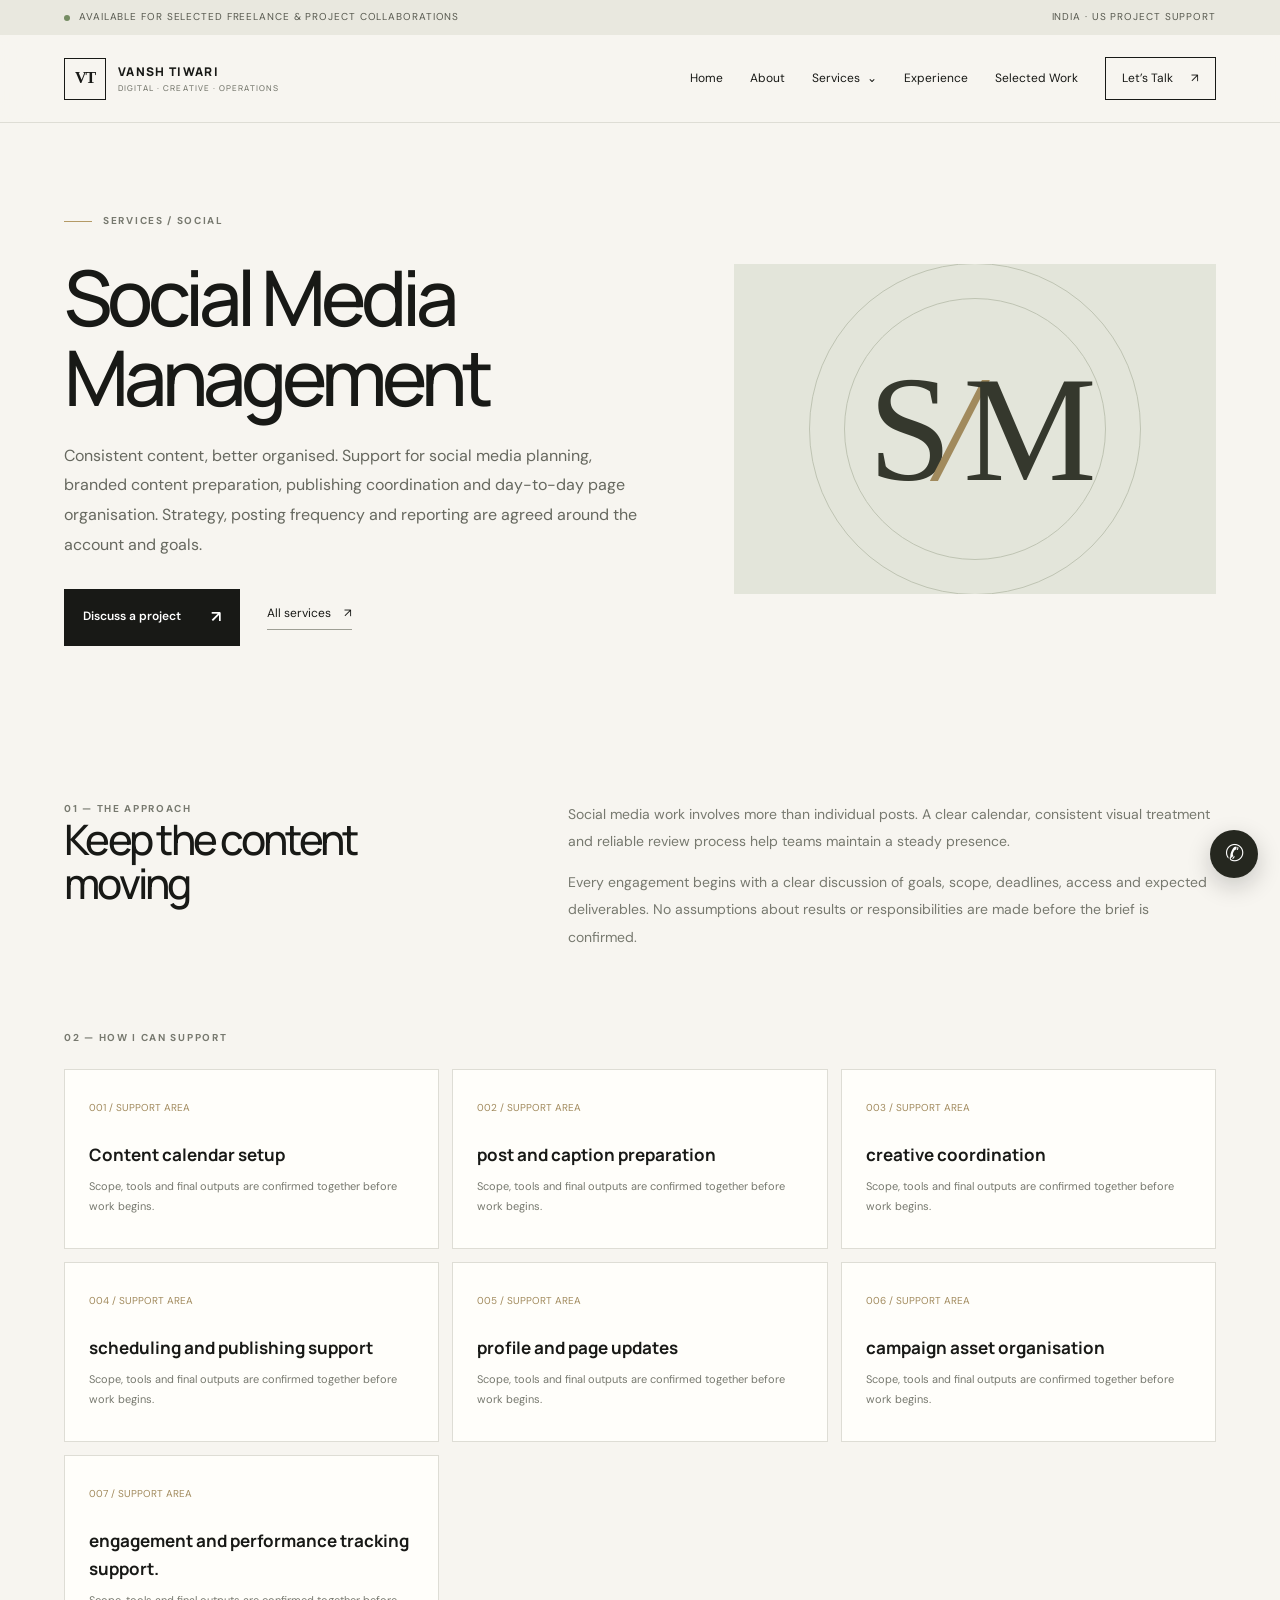
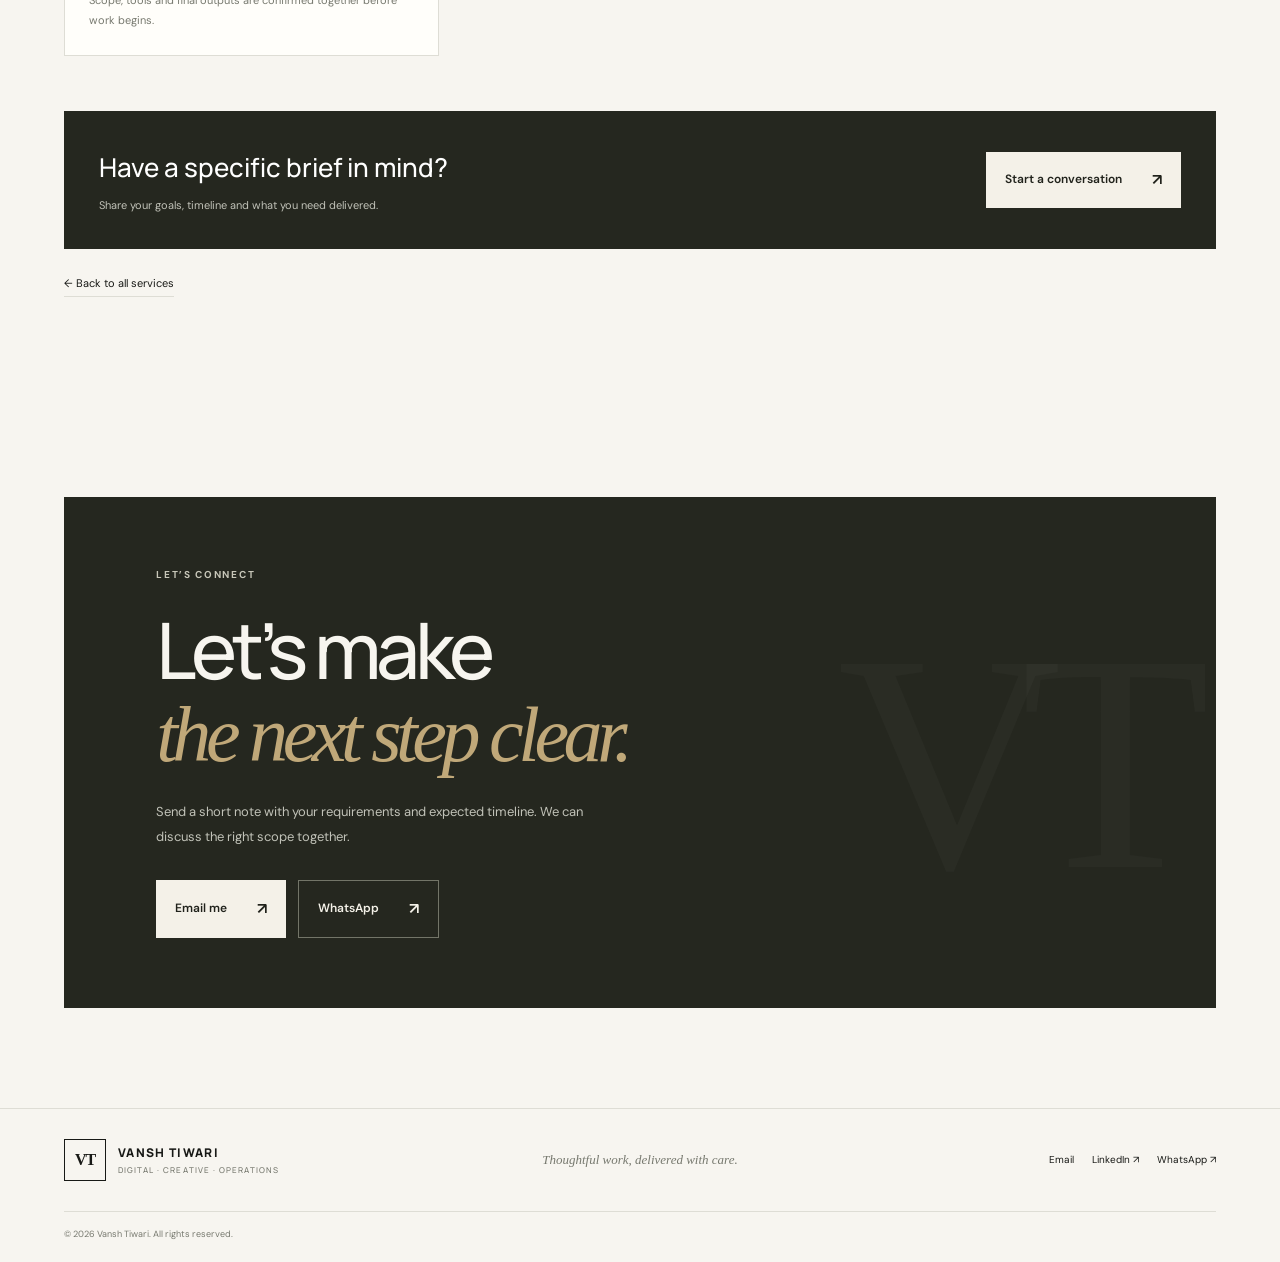
<file: social-media.html>
<!DOCTYPE html>
<html lang="en"><head><meta charset="UTF-8"><meta name="viewport" content="width=device-width, initial-scale=1.0"><meta name="description" content="Social Media Management by Vansh Tiwari."><meta name="theme-color" content="#f7f5f0"><title>Social Media Management — Vansh Tiwari</title><link rel="preconnect" href="https://fonts.googleapis.com"><link href="https://fonts.googleapis.com/css2?family=DM+Sans:wght@400;500;600;700&family=Manrope:wght@400;500;600;700;800&display=swap" rel="stylesheet"><link rel="stylesheet" href="assets/style.css"></head>
<body><div class="announcement"><span class="status-dot"></span> Available for selected freelance & project collaborations <span class="announce-right">India · US project support</span></div>
<header class="site-header"><a class="brand" href="index.html"><span class="brand-mark">VT</span><span>VANSH TIWARI<span class="brand-sub">DIGITAL · CREATIVE · OPERATIONS</span></span></a><button class="menu-toggle" aria-label="Open navigation" aria-expanded="false">☰</button><nav class="nav"><a href="index.html">Home</a><a href="about.html">About</a><div class="nav-drop"><a href="index.html#services">Services <span>⌄</span></a><div class="dropdown"><a href="recruitment.html">Recruitment & Bench Sales</a><a href="web-design.html">Web Design & Development</a><a href="creative-design.html">Graphic Design & Editing</a><a href="social-media.html">Social Media Management</a><a href="resume-documents.html">Resume & Documents</a><a href="project-support.html">Project & Technical Support</a><a href="virtual-assistance.html">Virtual Assistance</a><a href="writing.html">Technical & Content Writing</a><a href="client-operations.html">Client Relations & Operations</a></div></div><a href="index.html#experience">Experience</a><a href="index.html#work">Selected Work</a><a class="nav-cta" href="index.html#contact">Let’s Talk <span>↗</span></a></nav></header>
<main><section class="section-wrap service-hero"><div><div class="eyebrow"><span class="eyebrow-line"></span> SERVICES / SOCIAL</div><h1>Social Media Management</h1><p class="hero-lead">Consistent content, better organised. Support for social media planning, branded content preparation, publishing coordination and day-to-day page organisation. Strategy, posting frequency and reporting are agreed around the account and goals.</p><div class="hero-actions"><a class="button button-dark" href="mailto:Vanshtiwari543@gmail.com?subject=Enquiry%20-%20Social%20Media%20Management">Discuss a project <span>↗</span></a><a class="text-link" href="index.html#services">All services <span>↗</span></a></div></div><div class="service-art"><div class="service-art-letter">S<em>/</em>M</div></div></section>
<section class="service-body"><div class="section-wrap"><div class="service-intro-grid"><div><div class="section-kicker">01 — THE APPROACH</div><h2>Keep the content moving</h2></div><div><p>Social media work involves more than individual posts. A clear calendar, consistent visual treatment and reliable review process help teams maintain a steady presence.</p><p>Every engagement begins with a clear discussion of goals, scope, deadlines, access and expected deliverables. No assumptions about results or responsibilities are made before the brief is confirmed.</p></div></div><div class="section-kicker">02 — HOW I CAN SUPPORT</div><div class="deliverable-grid" style="margin-top:22px"><article class="deliverable"><span class="num">001 / SUPPORT AREA</span><h3>Content calendar setup</h3><p>Scope, tools and final outputs are confirmed together before work begins.</p></article>
<article class="deliverable"><span class="num">002 / SUPPORT AREA</span><h3>post and caption preparation</h3><p>Scope, tools and final outputs are confirmed together before work begins.</p></article>
<article class="deliverable"><span class="num">003 / SUPPORT AREA</span><h3>creative coordination</h3><p>Scope, tools and final outputs are confirmed together before work begins.</p></article>
<article class="deliverable"><span class="num">004 / SUPPORT AREA</span><h3>scheduling and publishing support</h3><p>Scope, tools and final outputs are confirmed together before work begins.</p></article>
<article class="deliverable"><span class="num">005 / SUPPORT AREA</span><h3>profile and page updates</h3><p>Scope, tools and final outputs are confirmed together before work begins.</p></article>
<article class="deliverable"><span class="num">006 / SUPPORT AREA</span><h3>campaign asset organisation</h3><p>Scope, tools and final outputs are confirmed together before work begins.</p></article>
<article class="deliverable"><span class="num">007 / SUPPORT AREA</span><h3>engagement and performance tracking support.</h3><p>Scope, tools and final outputs are confirmed together before work begins.</p></article>
</div><div class="service-cta"><div><h3>Have a specific brief in mind?</h3><p>Share your goals, timeline and what you need delivered.</p></div><a class="button button-light" href="mailto:Vanshtiwari543@gmail.com?subject=Project%20Enquiry%20-%20Social%20Media%20Management">Start a conversation <span>↗</span></a></div><a class="service-back" href="index.html#services">← Back to all services</a></div></section>
<section class="contact-section section-wrap"><div class="contact-panel"><div class="contact-deco">VT</div><div class="section-kicker">LET’S CONNECT</div><h2>Let’s make<br><em>the next step clear.</em></h2><p>Send a short note with your requirements and expected timeline. We can discuss the right scope together.</p><div class="contact-actions"><a class="button button-light" href="mailto:Vanshtiwari543@gmail.com">Email me <span>↗</span></a><a class="button button-outline-light" href="https://wa.me/919205614214" target="_blank" rel="noreferrer">WhatsApp <span>↗</span></a></div></div></section></main>
<footer class="footer"><a class="brand footer-brand" href="index.html"><span class="brand-mark">VT</span><span>VANSH TIWARI<span class="brand-sub">DIGITAL · CREATIVE · OPERATIONS</span></span></a><p>Thoughtful work, delivered with care.</p><div class="footer-links"><a href="mailto:Vanshtiwari543@gmail.com">Email</a><a href="https://www.linkedin.com/in/vansh-t-1834a1338/" target="_blank" rel="noreferrer">LinkedIn ↗</a><a href="https://wa.me/919205614214" target="_blank" rel="noreferrer">WhatsApp ↗</a></div><div class="copyright">© <span id="year"></span> Vansh Tiwari. All rights reserved.</div></footer><a class="whatsapp-float" href="https://wa.me/919205614214" target="_blank" rel="noreferrer" aria-label="Chat on WhatsApp">✆</a><script src="assets/script.js"></script></body></html>
</file>
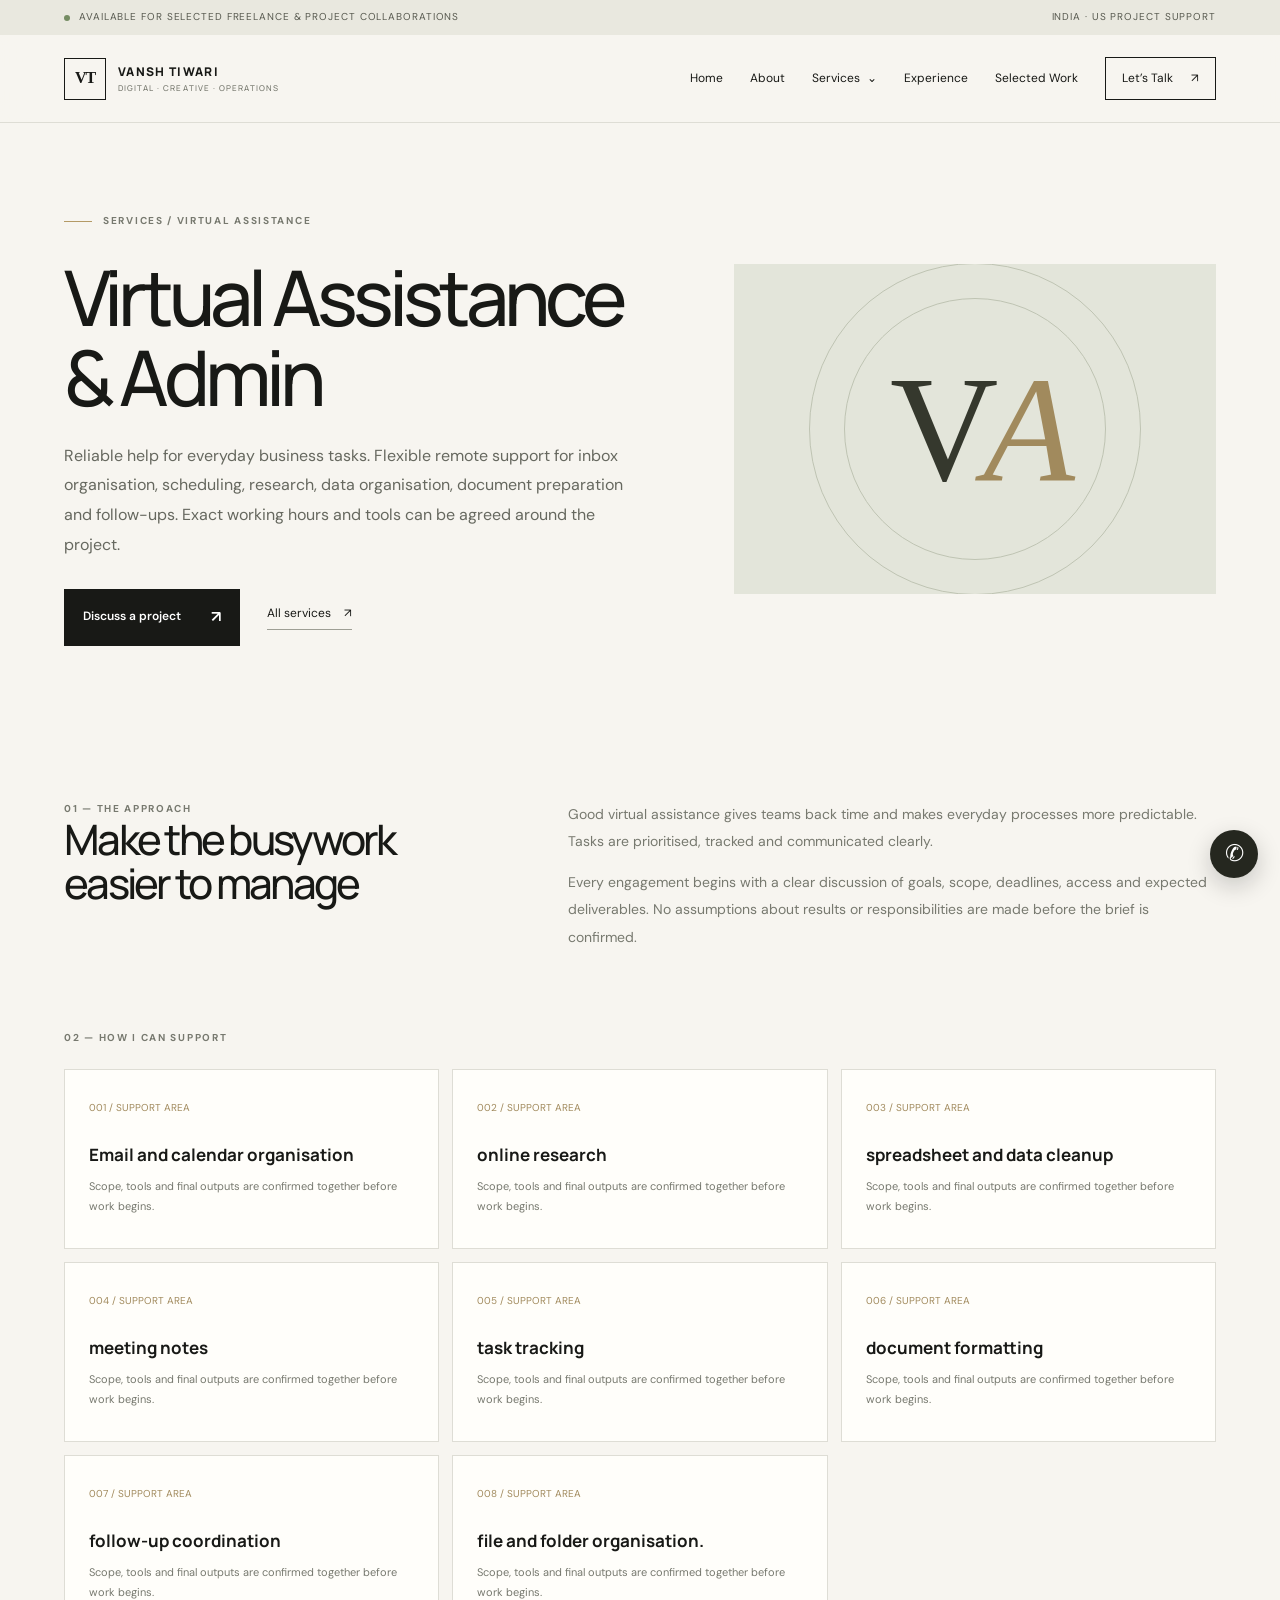
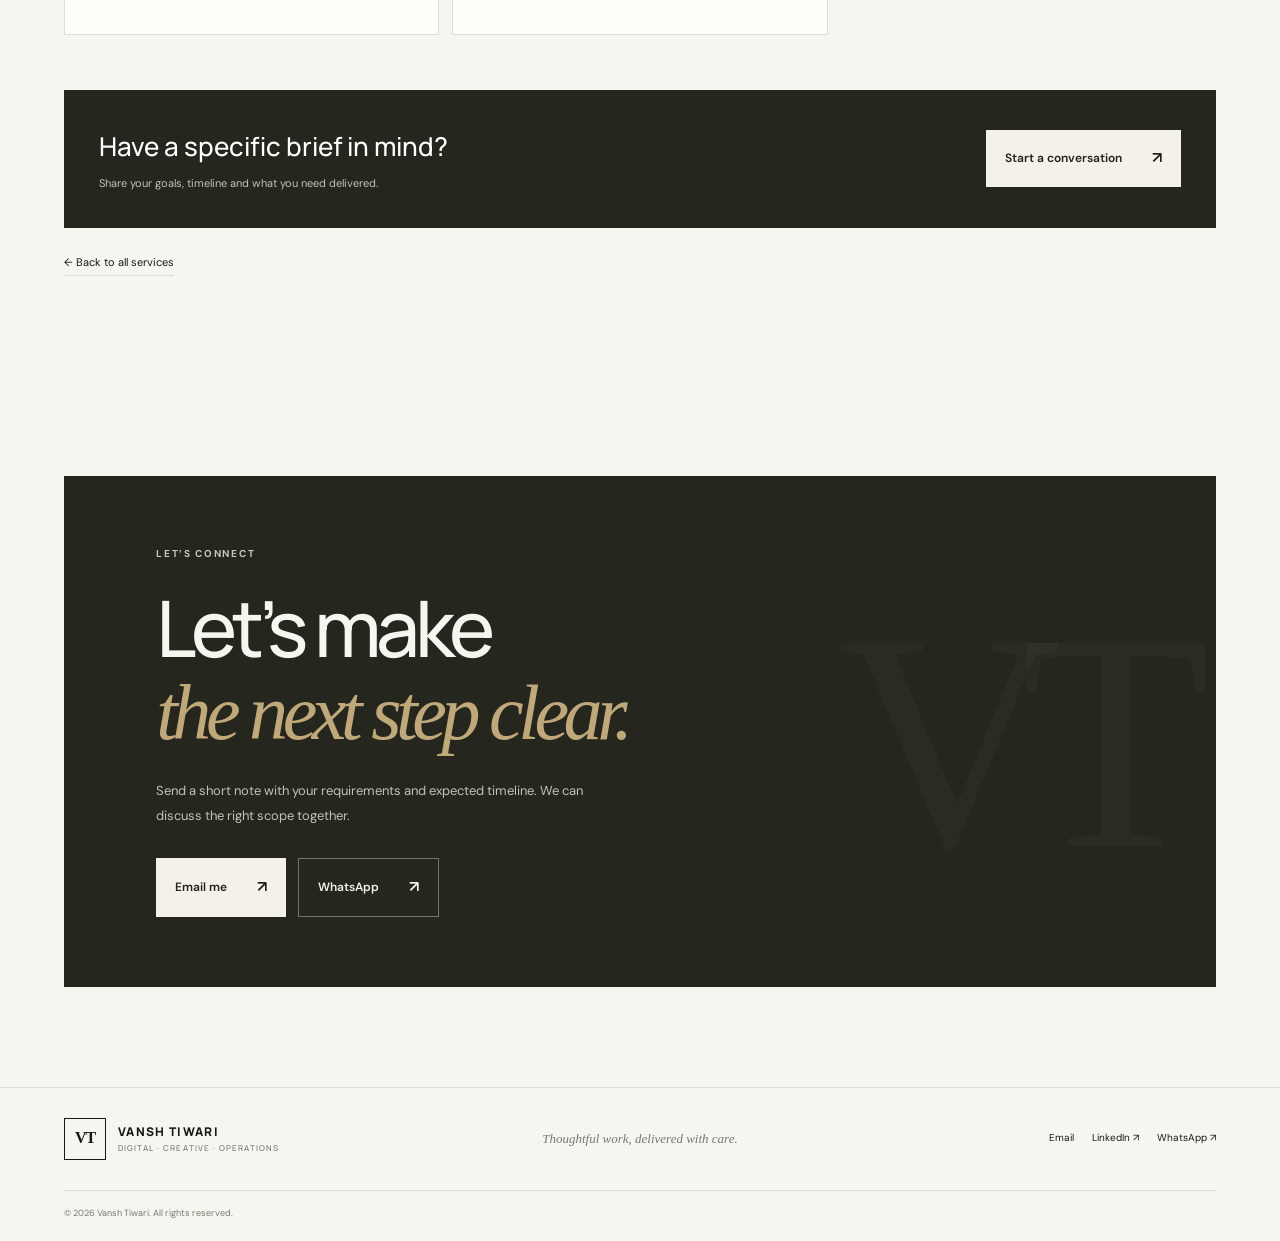
<file: virtual-assistance.html>
<!DOCTYPE html>
<html lang="en"><head><meta charset="UTF-8"><meta name="viewport" content="width=device-width, initial-scale=1.0"><meta name="description" content="Virtual Assistance & Admin by Vansh Tiwari."><meta name="theme-color" content="#f7f5f0"><title>Virtual Assistance & Admin — Vansh Tiwari</title><link rel="preconnect" href="https://fonts.googleapis.com"><link href="https://fonts.googleapis.com/css2?family=DM+Sans:wght@400;500;600;700&family=Manrope:wght@400;500;600;700;800&display=swap" rel="stylesheet"><link rel="stylesheet" href="assets/style.css"></head>
<body><div class="announcement"><span class="status-dot"></span> Available for selected freelance & project collaborations <span class="announce-right">India · US project support</span></div>
<header class="site-header"><a class="brand" href="index.html"><span class="brand-mark">VT</span><span>VANSH TIWARI<span class="brand-sub">DIGITAL · CREATIVE · OPERATIONS</span></span></a><button class="menu-toggle" aria-label="Open navigation" aria-expanded="false">☰</button><nav class="nav"><a href="index.html">Home</a><a href="about.html">About</a><div class="nav-drop"><a href="index.html#services">Services <span>⌄</span></a><div class="dropdown"><a href="recruitment.html">Recruitment & Bench Sales</a><a href="web-design.html">Web Design & Development</a><a href="creative-design.html">Graphic Design & Editing</a><a href="social-media.html">Social Media Management</a><a href="resume-documents.html">Resume & Documents</a><a href="project-support.html">Project & Technical Support</a><a href="virtual-assistance.html">Virtual Assistance</a><a href="writing.html">Technical & Content Writing</a><a href="client-operations.html">Client Relations & Operations</a></div></div><a href="index.html#experience">Experience</a><a href="index.html#work">Selected Work</a><a class="nav-cta" href="index.html#contact">Let’s Talk <span>↗</span></a></nav></header>
<main><section class="section-wrap service-hero"><div><div class="eyebrow"><span class="eyebrow-line"></span> SERVICES / VIRTUAL ASSISTANCE</div><h1>Virtual Assistance &amp; Admin</h1><p class="hero-lead">Reliable help for everyday business tasks. Flexible remote support for inbox organisation, scheduling, research, data organisation, document preparation and follow-ups. Exact working hours and tools can be agreed around the project.</p><div class="hero-actions"><a class="button button-dark" href="mailto:Vanshtiwari543@gmail.com?subject=Enquiry%20-%20Virtual%20Assistance%20&%20Admin">Discuss a project <span>↗</span></a><a class="text-link" href="index.html#services">All services <span>↗</span></a></div></div><div class="service-art"><div class="service-art-letter">V<em>A</em></div></div></section>
<section class="service-body"><div class="section-wrap"><div class="service-intro-grid"><div><div class="section-kicker">01 — THE APPROACH</div><h2>Make the busywork easier to manage</h2></div><div><p>Good virtual assistance gives teams back time and makes everyday processes more predictable. Tasks are prioritised, tracked and communicated clearly.</p><p>Every engagement begins with a clear discussion of goals, scope, deadlines, access and expected deliverables. No assumptions about results or responsibilities are made before the brief is confirmed.</p></div></div><div class="section-kicker">02 — HOW I CAN SUPPORT</div><div class="deliverable-grid" style="margin-top:22px"><article class="deliverable"><span class="num">001 / SUPPORT AREA</span><h3>Email and calendar organisation</h3><p>Scope, tools and final outputs are confirmed together before work begins.</p></article>
<article class="deliverable"><span class="num">002 / SUPPORT AREA</span><h3>online research</h3><p>Scope, tools and final outputs are confirmed together before work begins.</p></article>
<article class="deliverable"><span class="num">003 / SUPPORT AREA</span><h3>spreadsheet and data cleanup</h3><p>Scope, tools and final outputs are confirmed together before work begins.</p></article>
<article class="deliverable"><span class="num">004 / SUPPORT AREA</span><h3>meeting notes</h3><p>Scope, tools and final outputs are confirmed together before work begins.</p></article>
<article class="deliverable"><span class="num">005 / SUPPORT AREA</span><h3>task tracking</h3><p>Scope, tools and final outputs are confirmed together before work begins.</p></article>
<article class="deliverable"><span class="num">006 / SUPPORT AREA</span><h3>document formatting</h3><p>Scope, tools and final outputs are confirmed together before work begins.</p></article>
<article class="deliverable"><span class="num">007 / SUPPORT AREA</span><h3>follow-up coordination</h3><p>Scope, tools and final outputs are confirmed together before work begins.</p></article>
<article class="deliverable"><span class="num">008 / SUPPORT AREA</span><h3>file and folder organisation.</h3><p>Scope, tools and final outputs are confirmed together before work begins.</p></article>
</div><div class="service-cta"><div><h3>Have a specific brief in mind?</h3><p>Share your goals, timeline and what you need delivered.</p></div><a class="button button-light" href="mailto:Vanshtiwari543@gmail.com?subject=Project%20Enquiry%20-%20Virtual%20Assistance%20&%20Admin">Start a conversation <span>↗</span></a></div><a class="service-back" href="index.html#services">← Back to all services</a></div></section>
<section class="contact-section section-wrap"><div class="contact-panel"><div class="contact-deco">VT</div><div class="section-kicker">LET’S CONNECT</div><h2>Let’s make<br><em>the next step clear.</em></h2><p>Send a short note with your requirements and expected timeline. We can discuss the right scope together.</p><div class="contact-actions"><a class="button button-light" href="mailto:Vanshtiwari543@gmail.com">Email me <span>↗</span></a><a class="button button-outline-light" href="https://wa.me/919205614214" target="_blank" rel="noreferrer">WhatsApp <span>↗</span></a></div></div></section></main>
<footer class="footer"><a class="brand footer-brand" href="index.html"><span class="brand-mark">VT</span><span>VANSH TIWARI<span class="brand-sub">DIGITAL · CREATIVE · OPERATIONS</span></span></a><p>Thoughtful work, delivered with care.</p><div class="footer-links"><a href="mailto:Vanshtiwari543@gmail.com">Email</a><a href="https://www.linkedin.com/in/vansh-t-1834a1338/" target="_blank" rel="noreferrer">LinkedIn ↗</a><a href="https://wa.me/919205614214" target="_blank" rel="noreferrer">WhatsApp ↗</a></div><div class="copyright">© <span id="year"></span> Vansh Tiwari. All rights reserved.</div></footer><a class="whatsapp-float" href="https://wa.me/919205614214" target="_blank" rel="noreferrer" aria-label="Chat on WhatsApp">✆</a><script src="assets/script.js"></script></body></html>
</file>
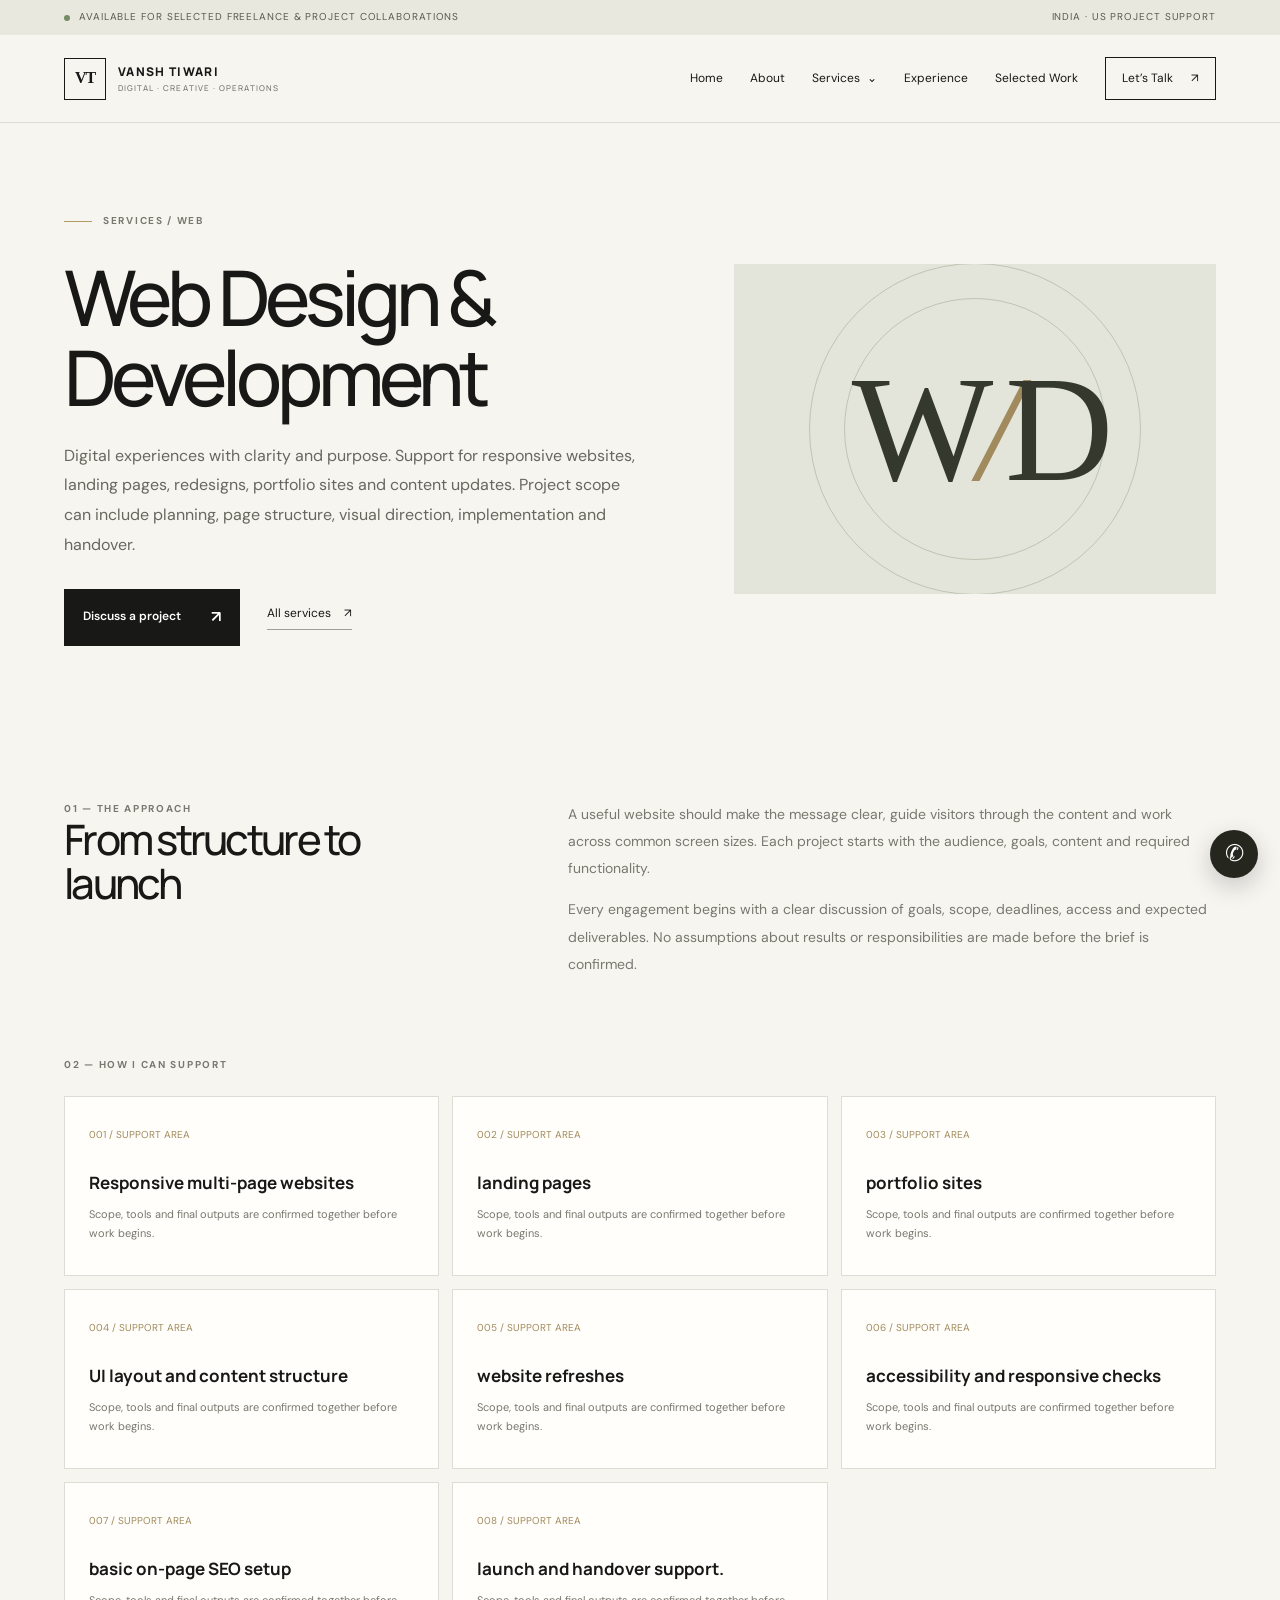
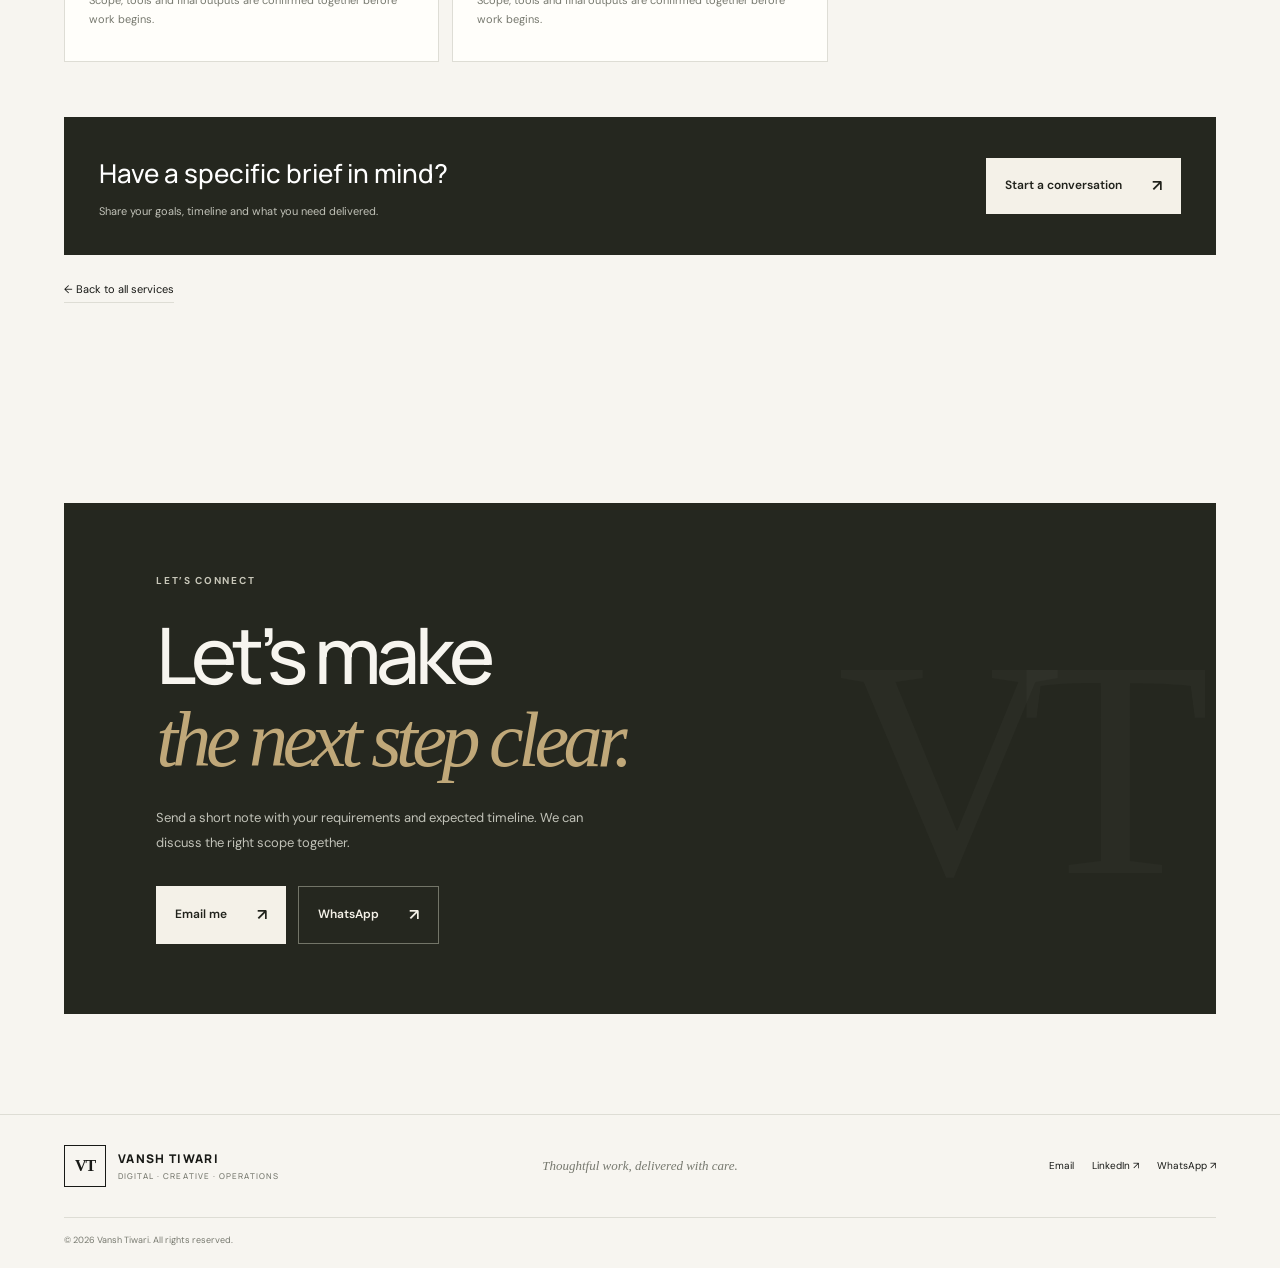
<file: web-design.html>
<!DOCTYPE html>
<html lang="en"><head><meta charset="UTF-8"><meta name="viewport" content="width=device-width, initial-scale=1.0"><meta name="description" content="Web Design & Development by Vansh Tiwari."><meta name="theme-color" content="#f7f5f0"><title>Web Design & Development — Vansh Tiwari</title><link rel="preconnect" href="https://fonts.googleapis.com"><link href="https://fonts.googleapis.com/css2?family=DM+Sans:wght@400;500;600;700&family=Manrope:wght@400;500;600;700;800&display=swap" rel="stylesheet"><link rel="stylesheet" href="assets/style.css"></head>
<body><div class="announcement"><span class="status-dot"></span> Available for selected freelance & project collaborations <span class="announce-right">India · US project support</span></div>
<header class="site-header"><a class="brand" href="index.html"><span class="brand-mark">VT</span><span>VANSH TIWARI<span class="brand-sub">DIGITAL · CREATIVE · OPERATIONS</span></span></a><button class="menu-toggle" aria-label="Open navigation" aria-expanded="false">☰</button><nav class="nav"><a href="index.html">Home</a><a href="about.html">About</a><div class="nav-drop"><a href="index.html#services">Services <span>⌄</span></a><div class="dropdown"><a href="recruitment.html">Recruitment & Bench Sales</a><a href="web-design.html">Web Design & Development</a><a href="creative-design.html">Graphic Design & Editing</a><a href="social-media.html">Social Media Management</a><a href="resume-documents.html">Resume & Documents</a><a href="project-support.html">Project & Technical Support</a><a href="virtual-assistance.html">Virtual Assistance</a><a href="writing.html">Technical & Content Writing</a><a href="client-operations.html">Client Relations & Operations</a></div></div><a href="index.html#experience">Experience</a><a href="index.html#work">Selected Work</a><a class="nav-cta" href="index.html#contact">Let’s Talk <span>↗</span></a></nav></header>
<main><section class="section-wrap service-hero"><div><div class="eyebrow"><span class="eyebrow-line"></span> SERVICES / WEB</div><h1>Web Design &amp; Development</h1><p class="hero-lead">Digital experiences with clarity and purpose. Support for responsive websites, landing pages, redesigns, portfolio sites and content updates. Project scope can include planning, page structure, visual direction, implementation and handover.</p><div class="hero-actions"><a class="button button-dark" href="mailto:Vanshtiwari543@gmail.com?subject=Enquiry%20-%20Web%20Design%20&%20Development">Discuss a project <span>↗</span></a><a class="text-link" href="index.html#services">All services <span>↗</span></a></div></div><div class="service-art"><div class="service-art-letter">W<em>/</em>D</div></div></section>
<section class="service-body"><div class="section-wrap"><div class="service-intro-grid"><div><div class="section-kicker">01 — THE APPROACH</div><h2>From structure to launch</h2></div><div><p>A useful website should make the message clear, guide visitors through the content and work across common screen sizes. Each project starts with the audience, goals, content and required functionality.</p><p>Every engagement begins with a clear discussion of goals, scope, deadlines, access and expected deliverables. No assumptions about results or responsibilities are made before the brief is confirmed.</p></div></div><div class="section-kicker">02 — HOW I CAN SUPPORT</div><div class="deliverable-grid" style="margin-top:22px"><article class="deliverable"><span class="num">001 / SUPPORT AREA</span><h3>Responsive multi-page websites</h3><p>Scope, tools and final outputs are confirmed together before work begins.</p></article>
<article class="deliverable"><span class="num">002 / SUPPORT AREA</span><h3>landing pages</h3><p>Scope, tools and final outputs are confirmed together before work begins.</p></article>
<article class="deliverable"><span class="num">003 / SUPPORT AREA</span><h3>portfolio sites</h3><p>Scope, tools and final outputs are confirmed together before work begins.</p></article>
<article class="deliverable"><span class="num">004 / SUPPORT AREA</span><h3>UI layout and content structure</h3><p>Scope, tools and final outputs are confirmed together before work begins.</p></article>
<article class="deliverable"><span class="num">005 / SUPPORT AREA</span><h3>website refreshes</h3><p>Scope, tools and final outputs are confirmed together before work begins.</p></article>
<article class="deliverable"><span class="num">006 / SUPPORT AREA</span><h3>accessibility and responsive checks</h3><p>Scope, tools and final outputs are confirmed together before work begins.</p></article>
<article class="deliverable"><span class="num">007 / SUPPORT AREA</span><h3>basic on-page SEO setup</h3><p>Scope, tools and final outputs are confirmed together before work begins.</p></article>
<article class="deliverable"><span class="num">008 / SUPPORT AREA</span><h3>launch and handover support.</h3><p>Scope, tools and final outputs are confirmed together before work begins.</p></article>
</div><div class="service-cta"><div><h3>Have a specific brief in mind?</h3><p>Share your goals, timeline and what you need delivered.</p></div><a class="button button-light" href="mailto:Vanshtiwari543@gmail.com?subject=Project%20Enquiry%20-%20Web%20Design%20&%20Development">Start a conversation <span>↗</span></a></div><a class="service-back" href="index.html#services">← Back to all services</a></div></section>
<section class="contact-section section-wrap"><div class="contact-panel"><div class="contact-deco">VT</div><div class="section-kicker">LET’S CONNECT</div><h2>Let’s make<br><em>the next step clear.</em></h2><p>Send a short note with your requirements and expected timeline. We can discuss the right scope together.</p><div class="contact-actions"><a class="button button-light" href="mailto:Vanshtiwari543@gmail.com">Email me <span>↗</span></a><a class="button button-outline-light" href="https://wa.me/919205614214" target="_blank" rel="noreferrer">WhatsApp <span>↗</span></a></div></div></section></main>
<footer class="footer"><a class="brand footer-brand" href="index.html"><span class="brand-mark">VT</span><span>VANSH TIWARI<span class="brand-sub">DIGITAL · CREATIVE · OPERATIONS</span></span></a><p>Thoughtful work, delivered with care.</p><div class="footer-links"><a href="mailto:Vanshtiwari543@gmail.com">Email</a><a href="https://www.linkedin.com/in/vansh-t-1834a1338/" target="_blank" rel="noreferrer">LinkedIn ↗</a><a href="https://wa.me/919205614214" target="_blank" rel="noreferrer">WhatsApp ↗</a></div><div class="copyright">© <span id="year"></span> Vansh Tiwari. All rights reserved.</div></footer><a class="whatsapp-float" href="https://wa.me/919205614214" target="_blank" rel="noreferrer" aria-label="Chat on WhatsApp">✆</a><script src="assets/script.js"></script></body></html>
</file>
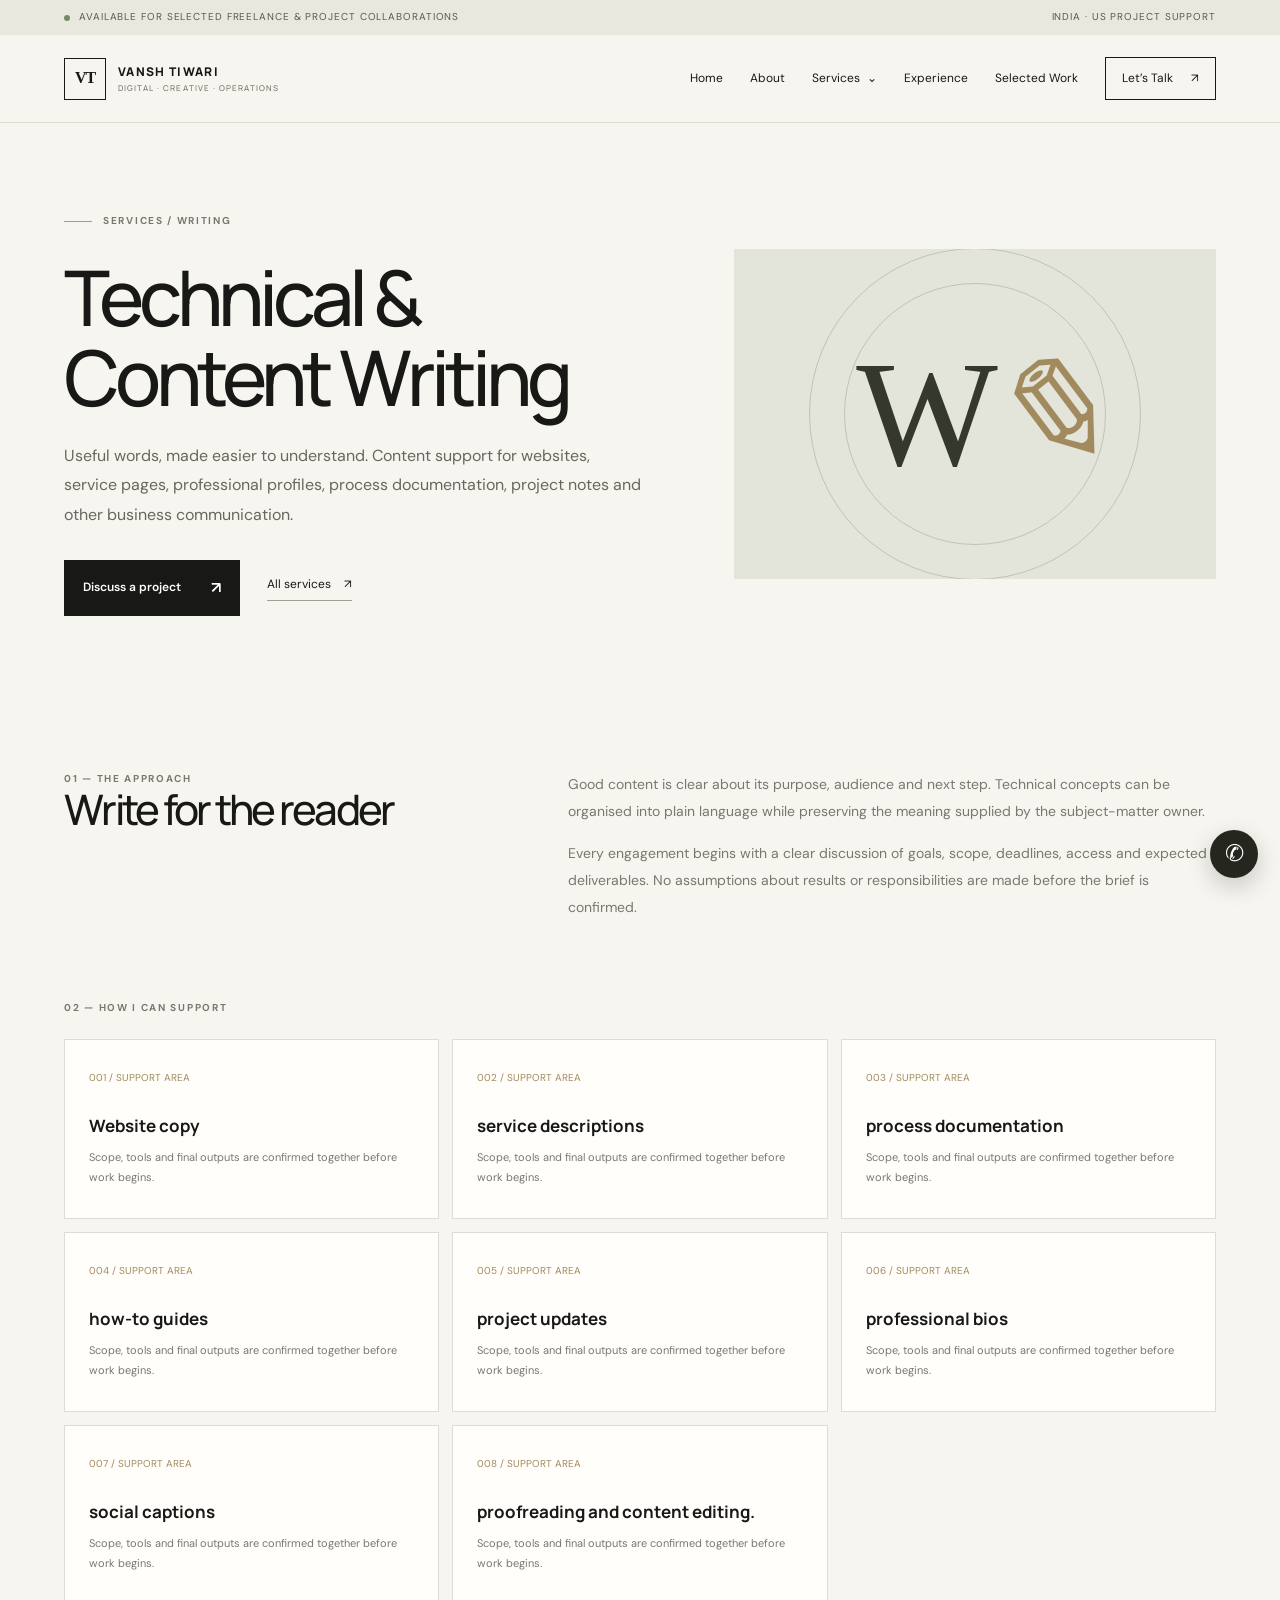
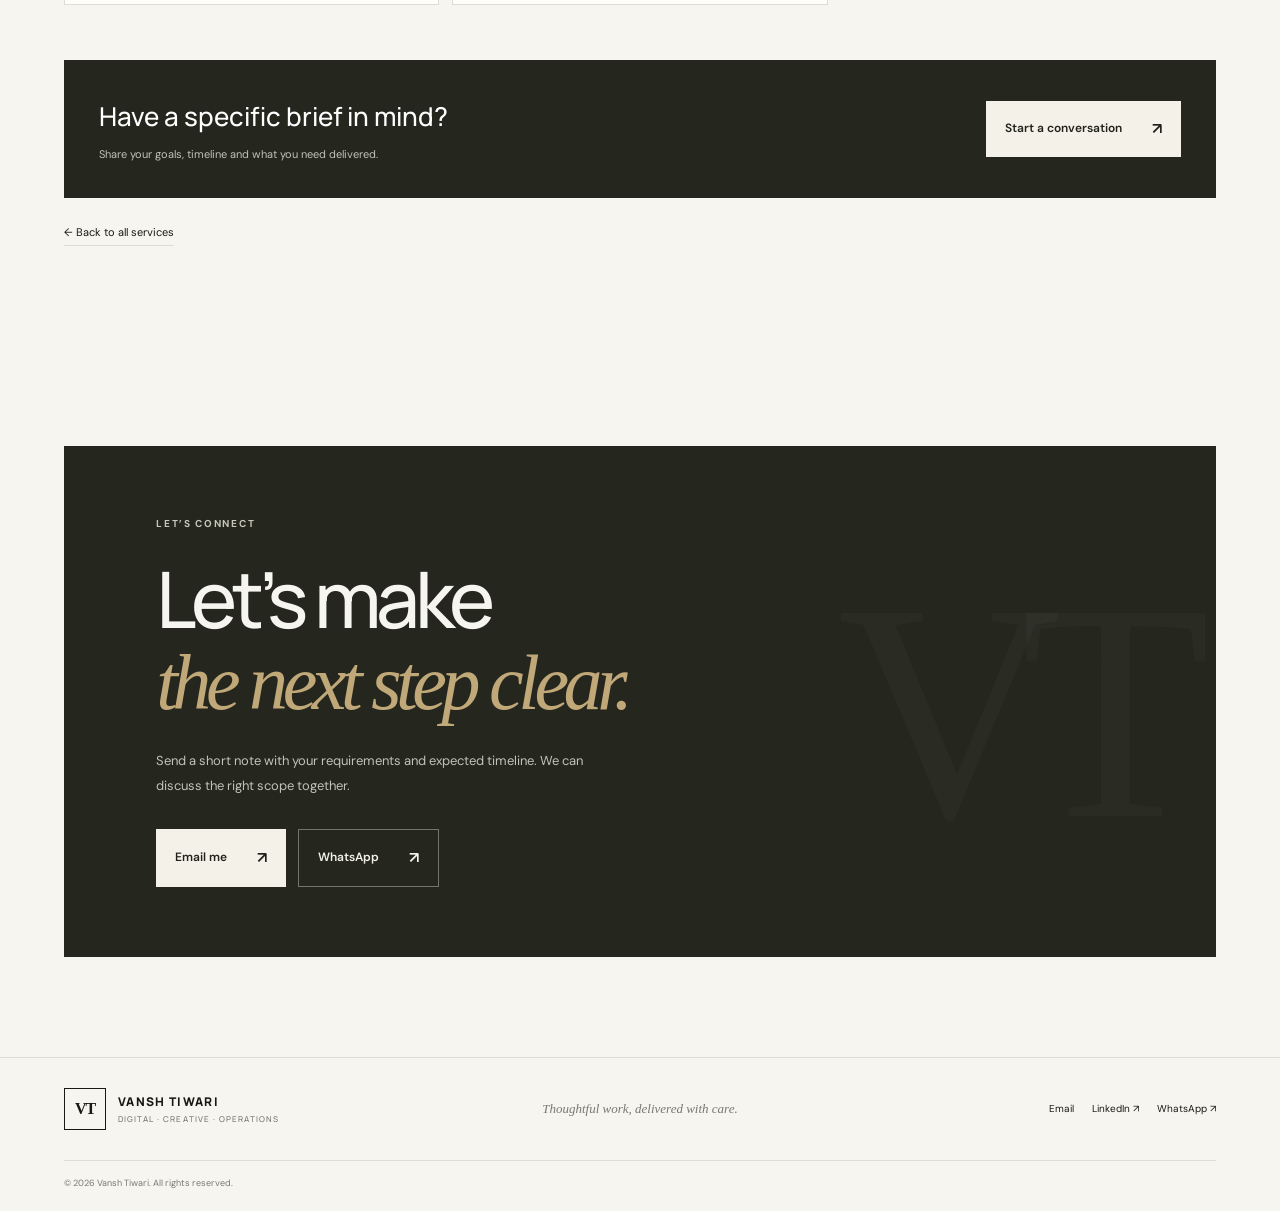
<file: writing.html>
<!DOCTYPE html>
<html lang="en"><head><meta charset="UTF-8"><meta name="viewport" content="width=device-width, initial-scale=1.0"><meta name="description" content="Technical & Content Writing by Vansh Tiwari."><meta name="theme-color" content="#f7f5f0"><title>Technical & Content Writing — Vansh Tiwari</title><link rel="preconnect" href="https://fonts.googleapis.com"><link href="https://fonts.googleapis.com/css2?family=DM+Sans:wght@400;500;600;700&family=Manrope:wght@400;500;600;700;800&display=swap" rel="stylesheet"><link rel="stylesheet" href="assets/style.css"></head>
<body><div class="announcement"><span class="status-dot"></span> Available for selected freelance & project collaborations <span class="announce-right">India · US project support</span></div>
<header class="site-header"><a class="brand" href="index.html"><span class="brand-mark">VT</span><span>VANSH TIWARI<span class="brand-sub">DIGITAL · CREATIVE · OPERATIONS</span></span></a><button class="menu-toggle" aria-label="Open navigation" aria-expanded="false">☰</button><nav class="nav"><a href="index.html">Home</a><a href="about.html">About</a><div class="nav-drop"><a href="index.html#services">Services <span>⌄</span></a><div class="dropdown"><a href="recruitment.html">Recruitment & Bench Sales</a><a href="web-design.html">Web Design & Development</a><a href="creative-design.html">Graphic Design & Editing</a><a href="social-media.html">Social Media Management</a><a href="resume-documents.html">Resume & Documents</a><a href="project-support.html">Project & Technical Support</a><a href="virtual-assistance.html">Virtual Assistance</a><a href="writing.html">Technical & Content Writing</a><a href="client-operations.html">Client Relations & Operations</a></div></div><a href="index.html#experience">Experience</a><a href="index.html#work">Selected Work</a><a class="nav-cta" href="index.html#contact">Let’s Talk <span>↗</span></a></nav></header>
<main><section class="section-wrap service-hero"><div><div class="eyebrow"><span class="eyebrow-line"></span> SERVICES / WRITING</div><h1>Technical &amp; Content Writing</h1><p class="hero-lead">Useful words, made easier to understand. Content support for websites, service pages, professional profiles, process documentation, project notes and other business communication.</p><div class="hero-actions"><a class="button button-dark" href="mailto:Vanshtiwari543@gmail.com?subject=Enquiry%20-%20Technical%20&%20Content%20Writing">Discuss a project <span>↗</span></a><a class="text-link" href="index.html#services">All services <span>↗</span></a></div></div><div class="service-art"><div class="service-art-letter">W<em>✎</em></div></div></section>
<section class="service-body"><div class="section-wrap"><div class="service-intro-grid"><div><div class="section-kicker">01 — THE APPROACH</div><h2>Write for the reader</h2></div><div><p>Good content is clear about its purpose, audience and next step. Technical concepts can be organised into plain language while preserving the meaning supplied by the subject-matter owner.</p><p>Every engagement begins with a clear discussion of goals, scope, deadlines, access and expected deliverables. No assumptions about results or responsibilities are made before the brief is confirmed.</p></div></div><div class="section-kicker">02 — HOW I CAN SUPPORT</div><div class="deliverable-grid" style="margin-top:22px"><article class="deliverable"><span class="num">001 / SUPPORT AREA</span><h3>Website copy</h3><p>Scope, tools and final outputs are confirmed together before work begins.</p></article>
<article class="deliverable"><span class="num">002 / SUPPORT AREA</span><h3>service descriptions</h3><p>Scope, tools and final outputs are confirmed together before work begins.</p></article>
<article class="deliverable"><span class="num">003 / SUPPORT AREA</span><h3>process documentation</h3><p>Scope, tools and final outputs are confirmed together before work begins.</p></article>
<article class="deliverable"><span class="num">004 / SUPPORT AREA</span><h3>how-to guides</h3><p>Scope, tools and final outputs are confirmed together before work begins.</p></article>
<article class="deliverable"><span class="num">005 / SUPPORT AREA</span><h3>project updates</h3><p>Scope, tools and final outputs are confirmed together before work begins.</p></article>
<article class="deliverable"><span class="num">006 / SUPPORT AREA</span><h3>professional bios</h3><p>Scope, tools and final outputs are confirmed together before work begins.</p></article>
<article class="deliverable"><span class="num">007 / SUPPORT AREA</span><h3>social captions</h3><p>Scope, tools and final outputs are confirmed together before work begins.</p></article>
<article class="deliverable"><span class="num">008 / SUPPORT AREA</span><h3>proofreading and content editing.</h3><p>Scope, tools and final outputs are confirmed together before work begins.</p></article>
</div><div class="service-cta"><div><h3>Have a specific brief in mind?</h3><p>Share your goals, timeline and what you need delivered.</p></div><a class="button button-light" href="mailto:Vanshtiwari543@gmail.com?subject=Project%20Enquiry%20-%20Technical%20&%20Content%20Writing">Start a conversation <span>↗</span></a></div><a class="service-back" href="index.html#services">← Back to all services</a></div></section>
<section class="contact-section section-wrap"><div class="contact-panel"><div class="contact-deco">VT</div><div class="section-kicker">LET’S CONNECT</div><h2>Let’s make<br><em>the next step clear.</em></h2><p>Send a short note with your requirements and expected timeline. We can discuss the right scope together.</p><div class="contact-actions"><a class="button button-light" href="mailto:Vanshtiwari543@gmail.com">Email me <span>↗</span></a><a class="button button-outline-light" href="https://wa.me/919205614214" target="_blank" rel="noreferrer">WhatsApp <span>↗</span></a></div></div></section></main>
<footer class="footer"><a class="brand footer-brand" href="index.html"><span class="brand-mark">VT</span><span>VANSH TIWARI<span class="brand-sub">DIGITAL · CREATIVE · OPERATIONS</span></span></a><p>Thoughtful work, delivered with care.</p><div class="footer-links"><a href="mailto:Vanshtiwari543@gmail.com">Email</a><a href="https://www.linkedin.com/in/vansh-t-1834a1338/" target="_blank" rel="noreferrer">LinkedIn ↗</a><a href="https://wa.me/919205614214" target="_blank" rel="noreferrer">WhatsApp ↗</a></div><div class="copyright">© <span id="year"></span> Vansh Tiwari. All rights reserved.</div></footer><a class="whatsapp-float" href="https://wa.me/919205614214" target="_blank" rel="noreferrer" aria-label="Chat on WhatsApp">✆</a><script src="assets/script.js"></script></body></html>
</file>
<file: assets/style.css>
:root{--paper:#f7f5f0;--white:#fffefa;--ink:#181916;--muted:#77796f;--line:#deddd5;--gold:#b49a66;--sage:#dfe5d8;--serif:Georgia,"Times New Roman",serif;--sans:"DM Sans",Arial,sans-serif;--display:"Manrope",Arial,sans-serif;--wrap:1200px}
*{box-sizing:border-box}html{scroll-behavior:smooth;scroll-padding-top:100px}body{margin:0;background:var(--paper);color:var(--ink);font-family:var(--sans);font-size:15px;line-height:1.65}a{color:inherit;text-decoration:none}button{font:inherit}.announcement{height:35px;padding:0 max(5vw,24px);background:#e9e8df;display:flex;align-items:center;gap:9px;font-size:10px;letter-spacing:.09em;text-transform:uppercase;color:#57594f}.status-dot{width:6px;height:6px;border-radius:50%;background:#758c63;display:inline-block}.announce-right{margin-left:auto}.site-header{height:88px;padding:0 max(5vw,24px);display:flex;align-items:center;justify-content:space-between;border-bottom:1px solid var(--line);background:rgba(247,245,240,.94);position:sticky;top:0;z-index:50;backdrop-filter:blur(14px)}.brand{display:flex;align-items:center;gap:12px;font-family:var(--display);font-size:12px;font-weight:800;letter-spacing:.11em;line-height:1.3}.brand-mark{display:grid;place-items:center;width:42px;height:42px;border:1px solid var(--ink);font-family:var(--serif);font-size:16px;letter-spacing:-.07em}.brand-sub{display:block;font-size:8px;font-weight:500;letter-spacing:.13em;color:var(--muted);margin-top:4px}.nav{display:flex;align-items:center;gap:27px;font-size:12px}.nav>a,.nav-drop>a{transition:color .2s}.nav>a:hover,.nav-drop>a:hover{color:#9b7e45}.nav-cta{border:1px solid var(--ink);padding:11px 16px}.nav-cta span{margin-left:15px}.nav-drop{position:relative;padding:32px 0}.nav-drop>a span{margin-left:4px}.dropdown{display:none;position:absolute;top:72px;left:-20px;width:260px;background:var(--white);border:1px solid var(--line);box-shadow:0 18px 40px #17181112;padding:10px;z-index:10}.dropdown a{display:block;padding:10px 12px;font-size:12px}.dropdown a:hover{background:#efeee7}.nav-drop:hover .dropdown,.nav-drop:focus-within .dropdown{display:block}.menu-toggle{display:none;background:none;border:0;font-size:24px}
.section-wrap{max-width:var(--wrap);width:90%;margin:0 auto}.hero{min-height:665px;display:grid;grid-template-columns:1fr .9fr;align-items:center;gap:5%;padding-top:62px;position:relative;padding-bottom:70px}.eyebrow,.section-kicker{font-size:10px;font-weight:700;letter-spacing:.17em;color:#77796f}.eyebrow{display:flex;align-items:center;gap:11px}.eyebrow-line{height:1px;width:28px;background:var(--gold)}h1,h2,h3,p{margin-top:0}h1,h2{font-family:var(--display);font-weight:500;letter-spacing:-.065em;line-height:1.05}h1{font-size:clamp(58px,7.2vw,98px);margin:27px 0 23px}h1 em,h2 em{font-family:var(--serif);font-weight:400;letter-spacing:-.07em}h1 em{color:#a18a5d}.hero-lead{max-width:490px;font-size:16px;line-height:1.85;color:#66685f}.hero-actions{display:flex;align-items:center;gap:27px;margin-top:30px}.button{display:inline-flex;align-items:center;justify-content:space-between;gap:30px;padding:15px 19px;font-size:12px;font-weight:600;transition:transform .2s,background .2s}.button:hover{transform:translateY(-3px)}.button-dark{background:var(--ink);color:white}.button-dark:hover{background:#34362e}.button span{font-size:16px}.text-link,.underlined-link{font-size:12px;border-bottom:1px solid #9e9f95;padding-bottom:5px}.text-link span,.underlined-link span{margin-left:10px}.hero-proof{display:flex;align-items:center;gap:13px;margin-top:48px}.avatar-stack{display:flex;padding-left:5px}.avatar-stack span{width:30px;height:30px;border-radius:50%;display:grid;place-items:center;background:#e3dfd1;border:2px solid var(--paper);margin-left:-5px;font-size:9px;font-weight:700}.avatar-stack span:nth-child(2){background:#d9e0d1}.avatar-stack span:nth-child(3){background:#e6d8c4}.hero-proof p{font-size:11px;line-height:1.5;margin:0}.hero-proof p span{color:var(--muted)}
.hero-art{min-height:490px;position:relative;display:grid;place-items:center}.art-orbit{position:absolute;border:1px solid #d6d1c3;border-radius:50%;transform:rotate(-22deg)}.orbit-one{width:440px;height:510px}.orbit-two{width:370px;height:450px;transform:rotate(35deg)}.card-main{width:min(360px,75%);height:410px;background:#e3e5da;position:relative;padding:22px;display:flex;flex-direction:column;justify-content:space-between;box-shadow:0 25px 70px #22220e12;transform:rotate(2deg);z-index:2}.card-top,.art-card-bottom{display:flex;align-items:center;justify-content:space-between;font-size:9px;letter-spacing:.12em}.card-top span:last-child{font-size:22px;color:#8e815c}.monogram{font-family:var(--serif);font-size:180px;letter-spacing:-.15em;line-height:1;color:#33372d;align-self:center;margin-left:-23px}.monogram span{color:#a08c5f;font-style:italic}.art-card-bottom{letter-spacing:0;font-size:13px;line-height:1.4}.round-arrow{width:36px;height:36px;border:1px solid #6b6d5f;border-radius:50%;display:grid;place-items:center;font-size:18px}.float-chip{position:absolute;background:var(--white);border:1px solid #e7e4da;box-shadow:0 15px 40px #25250e12;padding:12px 15px;display:flex;align-items:center;gap:11px;z-index:3}.float-chip b,.float-chip small{display:block}.float-chip b{font-size:11px}.float-chip small{font-size:9px;color:var(--muted)}.chip-icon{width:31px;height:31px;background:#e9e5d9;display:grid;place-items:center;font-size:18px}.chip-gold{background:#e8ddc5}.chip-one{top:70px;left:0}.chip-two{right:-2px;bottom:75px}.art-caption{position:absolute;bottom:12px;left:10%;font-family:var(--serif);font-style:italic;color:#87877b;font-size:13px}.hero-bottomline{position:absolute;bottom:20px;left:0;right:0;display:flex;gap:25px;align-items:center;font-size:9px;letter-spacing:.16em;color:#8b8b80}.scroll-line{height:1px;background:#c9c7bb;flex:1}
.ticker{background:#25271f;color:#f4f1e9;overflow:hidden;padding:19px 0;white-space:nowrap;font-size:11px;letter-spacing:.15em}.ticker div{min-width:max-content;animation:marquee 35s linear infinite}.ticker span{color:#c5ae7d;margin:0 28px}@keyframes marquee{to{transform:translateX(-35%)}}
.intro{padding-top:120px;padding-bottom:115px}.intro-grid{display:grid;grid-template-columns:1fr .65fr;gap:12%;margin-top:24px}.intro h2,.section-heading h2,.approach h2,.faq-layout h2{font-size:clamp(42px,5vw,64px);margin:0}.intro h2 em,.section-heading h2 em,.approach h2 em,.faq-layout h2 em{color:#a18a5d}.intro-text{padding-top:7px;color:#696b62;font-size:13px;line-height:1.9}.intro-text p{margin-bottom:17px}.underlined-link{display:inline-block;color:var(--ink);margin-top:8px}.principles{display:grid;grid-template-columns:repeat(3,1fr);gap:25px;border-top:1px solid var(--line);margin-top:70px;padding-top:25px}.principles>div{padding-right:28px}.principles span{display:block;font-size:10px;color:#a18a5d;margin-bottom:20px}.principles b{font-family:var(--display);font-size:15px}.principles p{font-size:12px;color:var(--muted);line-height:1.8;margin:9px 0 0}
.services-section{background:#eeede6;padding:105px 0 115px}.section-heading{display:flex;justify-content:space-between;align-items:end;gap:50px;margin-bottom:45px}.section-heading h2{margin-top:20px}.section-heading>p{max-width:330px;color:var(--muted);font-size:13px;line-height:1.9;margin:0 0 5px}.service-grid{display:grid;grid-template-columns:repeat(3,1fr);gap:13px}.service-card{min-height:300px;position:relative;background:var(--white);border:1px solid #e1dfd6;padding:24px;display:flex;flex-direction:column;overflow:hidden;transition:transform .25s,box-shadow .25s,border-color .25s}.service-card:hover{transform:translateY(-5px);box-shadow:0 18px 40px #24240f0c;border-color:#c4b58f}.service-featured{background:#25271f;color:#f8f6ef}.service-number{font-size:9px;letter-spacing:.14em;color:#85877c}.service-featured .service-number{color:#c4c5b8}.service-symbol{position:absolute;right:24px;top:19px;font-size:26px;color:#a58e5f}.service-card h3{font-family:var(--display);font-size:25px;line-height:1.18;font-weight:500;letter-spacing:-.05em;margin:35px 0 12px;z-index:1}.service-card p{font-size:12px;line-height:1.8;color:var(--muted);max-width:280px;margin-bottom:20px}.service-featured p{color:#c0c1b8}.service-footer{margin-top:auto;padding-top:15px;border-top:1px solid var(--line);display:flex;justify-content:space-between;font-size:10px}.service-featured .service-footer{border-color:#4d4e45}.service-footer span:last-child{font-size:16px}.service-watermark{position:absolute;right:10px;bottom:-57px;font-family:var(--serif);font-size:190px;color:#ffffff08;line-height:1}
.experience{padding-top:115px;padding-bottom:115px}.timeline{border-top:1px solid var(--line);margin-top:60px}.timeline-item{display:grid;grid-template-columns:170px 20px 1fr;gap:20px;padding:31px 0;border-bottom:1px solid var(--line)}.timeline-date{font-size:9px;letter-spacing:.1em;color:var(--muted);padding-top:5px}.timeline-mark{width:9px;height:9px;border:1px solid var(--gold);border-radius:50%;margin-top:8px;position:relative}.timeline-mark:after{content:"";position:absolute;top:9px;left:3px;height:calc(100% + 65px);width:1px;background:#d8d4c8}.timeline-item:last-child .timeline-mark:after{display:none}.timeline-item h3{font-family:var(--display);font-size:22px;font-weight:600;letter-spacing:-.04em;margin:0 0 2px}.timeline-org{font-size:10px;letter-spacing:.1em;text-transform:uppercase;color:#a18a5d;margin-bottom:13px}.timeline-item p{font-size:12px;color:var(--muted);max-width:700px;line-height:1.85;margin-bottom:14px}.tag-row{display:flex;flex-wrap:wrap;gap:7px}.tag-row span{border:1px solid var(--line);padding:5px 9px;font-size:9px;color:#6d6e64}.note-small{font-size:10px;color:#898a80;margin-top:20px}
.work-section{background:#e9e7de;padding:110px 0}.filter-row{display:flex;gap:8px;flex-wrap:wrap;margin-bottom:25px}.filter-btn{border:1px solid #d4d1c6;background:transparent;padding:10px 15px;font-size:10px;color:#6c6e63;cursor:pointer}.filter-btn.active,.filter-btn:hover{background:var(--ink);border-color:var(--ink);color:white}.filter-btn span{margin-left:8px;color:#c2ac7d}.project-grid{display:grid;grid-template-columns:repeat(3,1fr);gap:20px}.project-card{min-width:0}.project-card[hidden]{display:none}.project-visual{height:310px;position:relative;overflow:hidden;background:#d8d9ce}.project-large{grid-column:span 2}.project-large .project-visual{height:365px}.browser-bar{height:27px;background:#f9f8f2;display:flex;align-items:center;gap:5px;padding:0 10px}.browser-bar i{width:5px;height:5px;border-radius:50%;background:#c9c7bd}.browser-bar span{font-size:7px;color:#8a8b80;margin-left:10px}.mock-web{margin:0 8%;height:calc(100% - 27px);background:#e7e8de;padding:24px 7%;position:relative}.mock-nav{font-size:8px;letter-spacing:.16em;border-bottom:1px solid #c7c8bc;padding-bottom:15px}.mock-title{font-family:var(--display);font-size:clamp(35px,5vw,65px);letter-spacing:-.07em;line-height:.95;margin-top:45px}.mock-title em{font-family:var(--serif);color:#9d8557}.mock-line{width:75px;height:1px;background:#a18a5d;margin-top:22px}.mock-pill{position:absolute;bottom:25px;right:7%;font-size:7px;letter-spacing:.12em;border:1px solid #a4a494;padding:8px}.visual-label{position:absolute;bottom:12px;left:13px;font-size:8px;letter-spacing:.13em;color:#66685d}.visual-poster{background:#b5bea8;padding:25px;color:#25281f}.poster-mini,.poster-foot{display:block;font-size:8px;letter-spacing:.14em}.poster-big{font-family:var(--serif);font-size:62px;line-height:.91;display:block;margin-top:55px;letter-spacing:-.07em}.poster-foot{position:absolute;bottom:20px}.visual-editorial{background:#ded3bd;padding:22px;color:#29291f}.editorial-small{font-size:8px;letter-spacing:.16em;border-bottom:1px solid #aaa08b;padding-bottom:10px}.editorial-big{font-family:var(--serif);font-size:52px;line-height:.9;letter-spacing:-.07em;margin-top:48px}.editorial-bottom{position:absolute;bottom:20px;font-size:8px;letter-spacing:.13em}.visual-dashboard{background:#30332b;color:#e7e8dc;padding:20px}.dash-top{font-size:8px;letter-spacing:.13em;border-bottom:1px solid #53564a;padding-bottom:15px}.dash-top span{float:right;color:#a6a88e}.dash-stat-row{display:flex;gap:12px;margin-top:24px}.dash-stat-row div{flex:1;background:#42463a;padding:13px}.dash-stat-row small,.dash-stat-row b{display:block}.dash-stat-row small{font-size:7px;color:#c2c4b4;letter-spacing:.1em}.dash-stat-row b{font-size:25px;font-family:var(--display);font-weight:400}.dash-bars{height:85px;display:flex;align-items:end;gap:8px;margin-top:25px}.dash-bars i{display:block;flex:1;background:#a7ae91;height:35%}.dash-bars i:nth-child(2){height:65%}.dash-bars i:nth-child(3){height:48%}.dash-bars i:nth-child(4){height:85%}.dash-bars i:nth-child(5){height:58%}.dash-bars i:nth-child(6){height:74%}.dash-bars i:nth-child(7){height:93%}.dash-caption{font-size:7px;color:#b8baa9;margin-top:13px}.visual-mobile{background:#d7d9cd;display:grid;place-items:center}.phone-frame{width:132px;height:260px;background:#24261f;border-radius:20px;padding:7px;box-shadow:0 15px 25px #2222}.phone-speaker{width:36px;height:5px;background:#55584a;border-radius:5px;margin:3px auto}.phone-screen{background:#e7e8dc;height:232px;border-radius:14px;padding:16px 11px}.phone-brand{font-size:8px;font-weight:bold}.phone-head{font-family:var(--display);font-size:23px;line-height:.98;letter-spacing:-.07em;margin-top:25px}.phone-shape{height:45px;background:#b4bea6;margin-top:15px;border-radius:40% 0 0 0}.phone-lines{height:3px;width:70%;background:#c4c5b8;margin-top:10px}.visual-doc{background:#d5d2c5;display:grid;place-items:center}.doc-sheet{width:66%;height:87%;background:#fffdf7;box-shadow:0 10px 20px #3332;padding:18px;position:relative}.doc-brand{font-size:7px;letter-spacing:.1em}.doc-rule{height:1px;background:#b3a17b;margin:13px 0}.doc-head{font-family:var(--serif);font-size:24px;line-height:1.05;letter-spacing:-.05em}.doc-rule.short{width:35%;margin-top:18px}.doc-lines{height:35px;margin-top:12px;background:repeating-linear-gradient(to bottom,transparent 0 7px,#deddd5 7px 8px)}.doc-lines.second{height:23px}.doc-sign{position:absolute;bottom:15px;font-size:6px;letter-spacing:.14em;color:#9c8556}.project-meta{display:flex;justify-content:space-between;align-items:start;padding:15px 1px 5px}.project-meta h3{font-size:13px;font-weight:600;margin:0 0 3px}.project-meta p{font-size:10px;color:var(--muted);margin:0}.project-meta>span{font-size:18px;color:#9e8656}.gallery-note{display:flex;align-items:center;gap:15px;border:1px solid #d2d0c5;padding:20px;margin-top:35px}.gallery-icon{font-size:25px;color:#9c8659}.gallery-note div{flex:1}.gallery-note b{font-size:12px}.gallery-note p{font-size:10px;color:var(--muted);margin:3px 0 0}.gallery-note>a{font-size:10px;border-bottom:1px solid #a7a393;padding-bottom:4px}
.approach{padding-top:115px;padding-bottom:115px}.approach-grid{display:grid;grid-template-columns:.8fr 1.2fr;gap:10%;margin-top:25px}.process-list>div{display:grid;grid-template-columns:35px 1fr 20px;gap:15px;border-bottom:1px solid var(--line);padding:20px 0}.process-list>div:first-child{border-top:1px solid var(--line)}.process-list>div>span{font-size:10px;color:#a18a5d;padding-top:3px}.process-list h3{font-family:var(--display);font-size:16px;margin:0 0 5px}.process-list p{font-size:11px;color:var(--muted);margin:0}.process-list b{font-weight:400;color:#9e8656}
.faq-section{background:#eeede6;padding:100px 0}.faq-layout{display:grid;grid-template-columns:.7fr 1.3fr;gap:12%}.faq-layout h2{margin-top:20px}.faq-intro{font-size:12px;color:var(--muted);margin-top:22px}.faq-list details{border-bottom:1px solid #d6d4c9}.faq-list details:first-child{border-top:1px solid #d6d4c9}.faq-list summary{list-style:none;cursor:pointer;padding:20px 0;display:flex;justify-content:space-between;gap:20px;font-size:13px;font-weight:600}.faq-list summary::-webkit-details-marker{display:none}.faq-list summary span{font-size:20px;font-weight:400;color:#a18a5d;transition:transform .2s}.faq-list details[open] summary span{transform:rotate(45deg)}.faq-list details p{font-size:12px;line-height:1.8;color:var(--muted);max-width:550px;padding:0 25px 20px 0;margin:0}
.contact-section{padding-top:100px;padding-bottom:100px}.contact-panel{background:#25271f;color:#f7f5ef;padding:70px 8%;position:relative;overflow:hidden}.contact-panel .section-kicker{color:#c8c7b9}.contact-panel h2{font-size:clamp(48px,6.4vw,78px);margin:25px 0}.contact-panel h2 em{color:#c0a879}.contact-panel>p{font-size:13px;color:#c1c2b8;max-width:460px;line-height:1.9}.contact-actions{display:flex;gap:12px;margin-top:30px}.button-light{background:#f4f1e8;color:#20221b}.button-outline-light{border:1px solid #737568;color:#f4f1e8}.contact-bottom{border-top:1px solid #4b4d43;display:flex;justify-content:space-between;margin-top:65px;padding-top:17px;font-size:8px;letter-spacing:.16em;color:#b9baad}.contact-deco{position:absolute;right:4%;top:2%;font-family:var(--serif);font-size:clamp(150px,25vw,310px);color:#ffffff06;letter-spacing:-.13em;pointer-events:none}
.footer{padding:30px 5% 20px;display:grid;grid-template-columns:1fr 1fr 1fr;align-items:center;border-top:1px solid var(--line);gap:20px}.footer>p{font-family:var(--serif);font-style:italic;color:var(--muted);font-size:13px;text-align:center;margin:0}.footer-links{display:flex;justify-content:flex-end;gap:18px;font-size:10px}.copyright{grid-column:1/-1;border-top:1px solid var(--line);padding-top:15px;margin-top:10px;font-size:9px;color:var(--muted)}.whatsapp-float{position:fixed;bottom:22px;right:22px;z-index:40;width:48px;height:48px;border-radius:50%;background:#25271f;color:white;display:grid;place-items:center;font-size:23px;box-shadow:0 8px 25px #1113;transition:transform .2s}.whatsapp-float:hover{transform:translateY(-4px)}
/* Service pages */
.service-hero{padding:90px 0 80px;display:grid;grid-template-columns:1.1fr .9fr;gap:7%;align-items:center}.service-hero h1{font-size:clamp(48px,6vw,78px)}.service-hero .hero-lead{max-width:580px}.service-art{min-height:330px;background:#e3e5da;display:flex;align-items:center;justify-content:center;position:relative;overflow:hidden}.service-art:before,.service-art:after{content:"";position:absolute;border:1px solid #bfc4b3;border-radius:50%;width:260px;height:260px}.service-art:after{width:330px;height:330px}.service-art .service-art-letter{font-family:var(--serif);font-size:150px;color:#35382d;z-index:1;letter-spacing:-.1em}.service-art .service-art-letter em{color:#a18a5d}.service-body{padding:75px 0 100px}.service-intro-grid{display:grid;grid-template-columns:.75fr 1.25fr;gap:10%;margin-bottom:65px}.service-intro-grid h2{font-size:42px}.service-intro-grid p{font-size:14px;line-height:1.95;color:var(--muted)}.deliverable-grid{display:grid;grid-template-columns:repeat(3,1fr);gap:13px}.deliverable{padding:24px;background:var(--white);border:1px solid var(--line);min-height:180px}.deliverable .num{font-size:10px;color:#a18a5d}.deliverable h3{font-size:17px;font-family:var(--display);margin:23px 0 8px}.deliverable p{font-size:11px;color:var(--muted);line-height:1.8;margin:0}.service-cta{margin-top:55px;background:#25271f;color:white;padding:35px;display:flex;align-items:center;justify-content:space-between;gap:25px}.service-cta h3{font-family:var(--display);font-size:26px;font-weight:500;margin:0}.service-cta p{font-size:11px;color:#c1c2b8;margin:7px 0 0}.service-cta .button{white-space:nowrap}.service-back{font-size:11px;display:inline-block;margin-top:25px;border-bottom:1px solid var(--line);padding-bottom:4px}
@media(max-width:1000px){.nav{gap:15px}.nav>a,.nav-drop>a{font-size:11px}.hero{gap:2%}.orbit-one{width:360px;height:440px}.orbit-two{width:310px;height:390px}.card-main{height:360px}.monogram{font-size:150px}.service-grid{grid-template-columns:repeat(2,1fr)}.project-grid{grid-template-columns:repeat(2,1fr)}.project-large{grid-column:span 2}.footer{grid-template-columns:1fr 1fr}.footer>p{display:none}.footer-links{grid-column:2}}
@media(max-width:760px){.announcement{font-size:8px;letter-spacing:.04em}.announce-right{display:none}.site-header{height:72px}.menu-toggle{display:block}.nav{display:none;position:absolute;top:71px;left:0;right:0;background:var(--paper);border-bottom:1px solid var(--line);padding:15px 5% 25px;align-items:stretch;flex-direction:column;gap:0}.nav.open{display:flex}.nav>a,.nav-drop>a{padding:12px 0;display:block;font-size:13px}.nav-cta{margin-top:8px}.nav-drop{padding:0}.dropdown{position:static;width:100%;box-shadow:none;border:0;border-left:1px solid var(--line);margin:0 0 10px 10px}.nav-drop:hover .dropdown{display:none}.nav-drop.expanded .dropdown{display:block}.hero{grid-template-columns:1fr;padding-top:55px;padding-bottom:65px;gap:20px}.hero-copy{padding-bottom:5px}h1{font-size:clamp(57px,14vw,86px)}.hero-art{min-height:420px;margin:0 3%}.card-main{height:340px;width:65%}.monogram{font-size:140px}.orbit-one{width:330px;height:400px}.orbit-two{width:280px;height:350px}.chip-one{left:-2px;top:55px}.chip-two{right:-2px;bottom:65px}.art-caption{left:3%;bottom:0}.hero-bottomline{bottom:15px}.intro,.experience,.approach{padding-top:75px;padding-bottom:75px}.intro-grid,.approach-grid,.faq-layout,.service-hero,.service-intro-grid{grid-template-columns:1fr;gap:28px}.intro-grid{margin-top:30px}.principles{grid-template-columns:1fr;gap:22px;margin-top:45px}.principles>div{display:grid;grid-template-columns:30px 1fr;gap:10px}.principles span{margin:2px 0}.principles p{grid-column:2}.services-section,.work-section{padding:75px 0}.section-heading{display:block}.section-heading>p{margin-top:22px}.section-heading h2,.intro h2,.approach h2,.faq-layout h2{font-size:clamp(40px,10vw,58px)}.service-grid{grid-template-columns:1fr}.service-card{min-height:265px}.timeline-item{grid-template-columns:1fr 15px;gap:12px}.timeline-date{grid-column:1/-1}.timeline-mark{grid-column:2;grid-row:2}.timeline-item>div:last-child{grid-column:1;grid-row:2}.project-grid{grid-template-columns:1fr}.project-large{grid-column:span 1}.project-large .project-visual{height:310px}.project-visual{height:300px}.gallery-note{align-items:flex-start;flex-wrap:wrap}.gallery-note div{min-width:calc(100% - 55px)}.gallery-note>a{margin-left:40px}.faq-section{padding:75px 0}.contact-section{padding-top:65px;padding-bottom:65px}.contact-panel{padding:45px 7%}.contact-panel h2{font-size:clamp(43px,11vw,66px)}.contact-actions{flex-wrap:wrap}.contact-bottom{margin-top:45px;gap:15px;line-height:1.5}.footer{padding-top:25px;grid-template-columns:1fr;gap:20px}.footer-links{grid-column:1;justify-content:flex-start}.copyright{grid-column:1}.service-hero{padding:60px 0}.service-art{min-height:260px}.service-art .service-art-letter{font-size:125px}.deliverable-grid{grid-template-columns:1fr}.service-cta{align-items:flex-start;flex-direction:column}.service-body{padding:50px 0 70px}}
@media(prefers-reduced-motion:reduce){*,*:before,*:after{scroll-behavior:auto!important;animation-duration:.01ms!important;animation-iteration-count:1!important;transition-duration:.01ms!important}}
</file>
